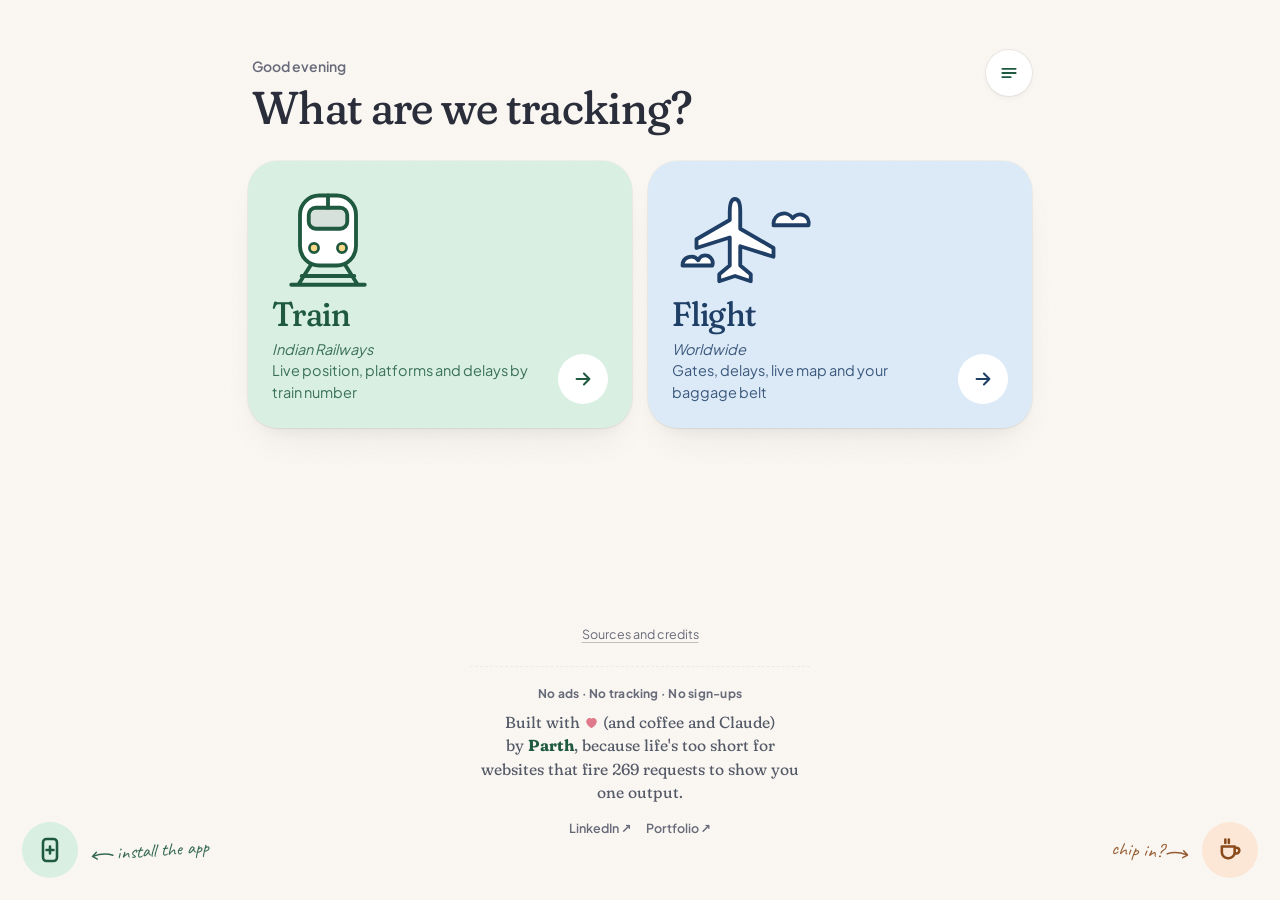
<file: index.html>
<!doctype html>
<html lang="en">
<head>
  <meta charset="utf-8">
  <meta name="viewport" content="width=device-width, initial-scale=1, viewport-fit=cover">

  <!-- 1. Your Worker address. Edit here AND in connect-src below if it changes. -->
  <meta name="api-base" content="https://journey-api.8parthaggarwal1999.workers.dev">
  <meta http-equiv="Content-Security-Policy" content="default-src 'self'; script-src 'self'; style-src 'self' 'unsafe-inline'; img-src 'self' data: blob: https://t.plnspttrs.net; font-src 'self'; connect-src 'self' https://journey-api.8parthaggarwal1999.workers.dev https://tiles.openfreemap.org; worker-src 'self' blob:; child-src blob:; object-src 'none'; base-uri 'none'; form-action 'none'; upgrade-insecure-requests">
  <meta name="referrer" content="no-referrer">

  <title>Track a train or flight</title>
  <meta name="description" content="Live train + flight status. No ads, no cookies, and free.">

<!-- Link preview: LinkedIn, WhatsApp, X, iMessage, Slack -->
<meta property="og:type" content="website">
<meta property="og:site_name" content="Track">
<meta property="og:title" content="Track: is my train late? Probably. Ads? Never.">
<meta property="og:description" content="Live train + flight status. No ads, no cookies, no sign-ups, and no tracking. Built out of pure spite for pop-ups.">
<meta property="og:image" content="https://parth8.github.io/track/Track.png">
<meta property="og:image:type" content="image/jpeg">
<meta property="og:image:width" content="1200">
<meta property="og:image:height" content="630">
<meta property="og:image:alt" content="track. ads: cancelled. Live train and flight tracker, no cookies, no sign-ups, and no tracking.">
<meta name="twitter:card" content="summary_large_image">
<meta name="twitter:title" content="Track: is my train late? Probably. Ads? Never.">
<meta name="twitter:description" content="Live train + flight status. No ads, no cookies, no sign-ups, and no tracking. Built out of pure spite for pop-ups.">
<meta name="twitter:image" content="https://parth8.github.io/track/Track.png">
  <meta name="theme-color" content="#faf7f2">
  <link rel="icon" href="favicon.svg" type="image/svg+xml">

  <!-- Add to home screen: opens full-screen, like an app -->
  <link rel="manifest" href="manifest.webmanifest">
  <link rel="apple-touch-icon" href="icons/apple-touch-icon.png">
  <meta name="apple-mobile-web-app-title" content="Track">
  <meta name="mobile-web-app-capable" content="yes">
  <meta name="apple-mobile-web-app-capable" content="yes">
  <meta name="apple-mobile-web-app-status-bar-style" content="default">
  <link rel="preload" href="fonts/jakarta.woff2" as="font" type="font/woff2" crossorigin>
  <link rel="preload" href="fonts/fraunces.woff2" as="font" type="font/woff2" crossorigin>
  <script src="js/theme.js"></script>
  <link rel="stylesheet" href="styles.css">
  <script type="module" src="js/main.js"></script>
</head>
<body data-mode="home">
  <a class="skip" href="#app">Skip to content</a>

  <main id="app">
    <!-- ============ Home ============ -->
    <section id="view-home" class="view" aria-labelledby="home-title">
      <div class="home-top">
        <header class="home-head">
          <p class="greet" id="greet">Hello</p>
          <h1 class="display" id="home-title" tabindex="-1" data-focus>What are we tracking?</h1>
        </header>
        <button type="button" class="icon-btn menu-btn" aria-label="Settings" aria-haspopup="dialog" aria-controls="menu" aria-expanded="false" data-icon="menu"></button>
      </div>

      <nav class="mode-cards" aria-label="Choose what to track">
        <a class="mode-card train" href="?m=train" data-mode="train">
          <span class="mode-art" id="art-train"></span>
          <span class="mode-foot">
            <span>
              <span class="mode-name display">Train</span>
              <span class="mode-hint"><i>Indian Railways</i><br>Live position, platforms and delays by train number</span>
            </span>
            <span class="mode-go" data-icon="next"></span>
          </span>
        </a>
        <a class="mode-card flight" href="?m=flight" data-mode="flight">
          <span class="mode-art" id="art-flight"></span>
          <span class="mode-foot">
            <span>
              <span class="mode-name display">Flight</span>
              <span class="mode-hint"><i>Worldwide</i><br>Gates, delays, live map and your baggage belt</span>
            </span>
            <span class="mode-go" data-icon="next"></span>
          </span>
        </a>
      </nav>

      <div id="home-journey"></div>

      <footer class="home-foot">
        <button type="button" class="link-quiet" data-open="sources">Sources and credits</button>
        <div id="home-credit"></div>
      </footer>
    </section>

    <!-- ============ Search ============ -->
    <section id="view-search" class="view" hidden aria-labelledby="search-title">
      <div class="topbar">
        <a class="icon-btn" id="search-back" href="./" aria-label="Back" data-icon="back"></a>
        <button type="button" class="icon-btn menu-btn" aria-label="Settings" aria-haspopup="dialog" aria-controls="menu" aria-expanded="false" data-icon="menu"></button>
      </div>
      <form id="search-form" class="search-form" novalidate>
        <h1 class="display" id="search-title" tabindex="-1" data-focus>Which train?</h1>

        <div class="jn-entry-wrap" id="jn-entry-wrap" hidden>
          <a class="jn-entry" id="jn-entry" href="?m=train&v=journeys">
            <span class="jn-entry-icon" data-icon="ticket"></span>
            <span class="jn-entry-text">
              <strong>My trips <span class="jn-entry-count" id="jn-entry-count" hidden></span></strong>
              <small id="jn-entry-sub">Your trains and flights, seats and bookings</small>
            </span>
            <span class="jn-entry-go" data-icon="next"></span>
          </a>
          <button type="button" class="jn-entry-add" id="jn-entry-add"><span data-icon="plus"></span>Add a trip: PNR, train or flight</button>
        </div>

        <div class="by-toggle" id="by-toggle" role="radiogroup" aria-label="Find your train by" data-by="number" hidden>
          <button type="button" role="radio" data-by="number" aria-checked="true"><span data-icon="hash"></span><span id="by-number-label">Train number</span></button>
          <button type="button" role="radio" data-by="route" aria-checked="false"><span data-icon="route"></span>From and to</button>
        </div>

        <div class="by-panel" id="panel-number">
          <label class="field-label" for="q" id="q-label">Train number</label>
          <input class="q-input" id="q" name="q" autocomplete="off" spellcheck="false" enterkeyhint="go"
                 aria-describedby="q-hint q-error">
          <p class="field-hint" id="q-hint"></p>
          <p class="field-error" id="q-error" role="alert" hidden></p>
        </div>

        <!-- Route finder: every train between two stations -->
        <div class="by-panel" id="panel-route" hidden>
          <div class="journey">
            <div class="jf" data-end="from">
              <label class="jf-label" for="st-from">From</label>
              <div class="jf-box">
                <input class="jf-input" id="st-from" type="text" placeholder="Station name or code" autocomplete="off"
                       autocapitalize="words" spellcheck="false" enterkeyhint="next" role="combobox" aria-autocomplete="list"
                       aria-expanded="false" aria-controls="st-from-list" aria-describedby="route-error">
                <span class="jf-code" id="st-from-code" hidden></span>
              </div>
              <ul class="st-list" id="st-from-list" role="listbox" aria-label="Stations to leave from" hidden></ul>
            </div>
            <div class="jf" data-end="to">
              <label class="jf-label" for="st-to">To</label>
              <div class="jf-box">
                <input class="jf-input" id="st-to" type="text" placeholder="Station name or code" autocomplete="off"
                       autocapitalize="words" spellcheck="false" enterkeyhint="done" role="combobox" aria-autocomplete="list"
                       aria-expanded="false" aria-controls="st-to-list" aria-describedby="route-error">
                <span class="jf-code" id="st-to-code" hidden></span>
              </div>
              <ul class="st-list" id="st-to-list" role="listbox" aria-label="Stations to go to" hidden></ul>
            </div>
            <button type="button" class="jf-swap" id="jf-swap" aria-label="Swap From and To" data-icon="swap"></button>
          </div>
          <p class="field-error" id="route-error" role="alert" hidden></p>
          <p class="sr-only" id="st-status" aria-live="polite"></p>
        </div>

        <fieldset class="date-set">
          <legend class="fieldset-legend" id="date-q">When did it leave its first station?</legend>
          <p class="field-hint" id="date-help"></p>
          <div class="flips" id="flip"></div>
          <p class="date-readout" aria-live="polite">
            <span id="date-long"></span>
            <span class="chip accent" id="date-rel"></span>
          </p>
        </fieldset>

        <div class="time-set" id="time-set" hidden>
          <div class="time-head">
            <label class="field-label" for="t-after">Leaving after</label>
            <input class="time-input" id="t-after" type="time" step="300">
          </div>
          <div class="time-chips" id="time-chips" role="group" aria-label="Quick times"></div>
        </div>

        <button class="cta" type="submit"><span id="cta-text">Check live status</span><span data-icon="next"></span></button>
      </form>
    </section>

    <!-- ============ Route results ============ -->
    <section id="view-results" class="view" hidden aria-labelledby="results-title">
      <div class="topbar">
        <a class="icon-btn" id="results-back" href="./" aria-label="Change search" data-icon="back"></a>
        <div class="topbar-title">
          <strong id="results-title" tabindex="-1" data-focus></strong>
          <span id="results-sub"></span>
        </div>
        <button type="button" class="icon-btn" id="results-swap" aria-label="Show the return journey" data-icon="swap"></button>
      </div>
      <div id="results-root" aria-live="polite" aria-busy="true"></div>
    </section>

    <!-- ============ My trips ============ -->
    <section id="view-journeys" class="view" hidden aria-labelledby="journeys-title">
      <div class="topbar">
        <a class="icon-btn" id="journeys-back" href="?m=train" aria-label="Back" data-icon="back"></a>
        <div class="topbar-title"><strong id="journeys-title" tabindex="-1" data-focus>My trips</strong><span>Trains and flights</span></div>
        <button type="button" class="icon-btn" id="journeys-add" aria-label="Add a journey" data-icon="plus"></button>
      </div>
      <div id="journeys-root"></div>
    </section>

    <!-- ============ Status ============ -->
    <section id="view-status" class="view" hidden aria-labelledby="status-title">
      <div class="topbar">
        <a class="icon-btn" id="status-back" href="./" aria-label="Back to search" data-icon="back"></a>
        <div class="topbar-title">
          <strong id="status-title" tabindex="-1" data-focus></strong>
          <span id="status-sub"></span>
        </div>
        <button type="button" class="icon-btn pin-btn" id="status-pin" aria-pressed="false" aria-label="Pin to the top, even after closing the app" data-icon="pin"></button>
        <button type="button" class="icon-btn" id="status-share" aria-label="Share this page" data-icon="share"></button>
        <button type="button" class="icon-btn" id="status-refresh" aria-label="Refresh now" data-icon="refresh"></button>
      </div>
      <div id="status-root" aria-live="polite" aria-busy="true"></div>
    </section>
  </main>

  <button type="button" class="jump" id="jump"><i></i>Jump to train</button>
  <div class="toast" id="toast" role="status" aria-live="polite"></div>

  <!-- ============ Share preview (desktop and older phones) ============ -->
  <dialog class="sheet" id="share-sheet" aria-labelledby="share-title">
    <div class="sheet-inner">
      <span class="sheet-grab" aria-hidden="true"></span>
      <div class="sheet-head">
        <h2 class="display" id="share-title">Share</h2>
        <button type="button" class="icon-btn" id="share-close" aria-label="Close" data-icon="close"></button>
      </div>
      <img class="share-img" id="share-img" alt="">
      <div class="share-actions">
        <button type="button" class="cta" id="share-copy-img">Copy picture</button>
        <button type="button" class="cta secondary" id="share-download">Save picture</button>
        <button type="button" class="cta secondary" id="share-copy-link">Copy link</button>
      </div>
    </div>
  </dialog>

  <!-- ============ Settings menu (top right) ============ -->
  <dialog class="menu" id="menu" aria-labelledby="menu-title">
    <div class="menu-inner">
      <div class="menu-head">
        <h2 class="display" id="menu-title">Settings</h2>
        <button type="button" class="icon-btn" id="menu-close" aria-label="Close" data-icon="close"></button>
      </div>
      <p class="sheet-label" id="appearance-label">Appearance</p>
      <div class="segmented" id="theme-seg" role="radiogroup" aria-labelledby="appearance-label">
        <button type="button" role="radio" data-theme="light">Light</button>
        <button type="button" role="radio" data-theme="dark">Dark</button>
        <button type="button" role="radio" data-theme="auto">Device</button>
      </div>
      <p class="sheet-label" id="clock-label">Clock</p>
      <div class="segmented two" id="clock-seg" role="radiogroup" aria-labelledby="clock-label">
        <button type="button" role="radio" data-clock="12" aria-label="12-hour, like 4:30 PM"><span>4:30</span><small>PM</small></button>
        <button type="button" role="radio" data-clock="24" aria-label="24-hour, like 16:30"><span>16:30</span></button>
      </div>
      <div class="menu-links">
        <button type="button" class="menu-link" data-open="sources"><span data-icon="info"></span>Sources and credits<span class="menu-go" data-icon="next"></span></button>
      </div>
      <p class="menu-note">Saved on this device only.</p>
    </div>
  </dialog>

  <!-- ============ Sources and credits ============ -->
  <dialog class="sheet" id="sources" aria-labelledby="sources-title">
    <div class="sheet-inner">
      <span class="sheet-grab" aria-hidden="true"></span>
      <div class="sheet-head">
        <h2 class="display" id="sources-title">Sources and credits</h2>
        <button type="button" class="icon-btn" id="sources-close" aria-label="Close" data-icon="close"></button>
      </div>
      <p class="sheet-label">Where the data comes from</p>
      <div class="src-row"><span>Train running status</span><span>Crowd-sourced and public railway data</span></div>
      <div class="src-row"><span>Seat availability and fares</span><span>IRCTC, via public railway data</span></div>
      <div class="src-row"><span>PNR booking status</span><span>RailYatri's public PNR status</span></div>
      <div class="src-row"><span>Coach order</span><span>erail.in, ConfirmTkt and etrain.info, cross-checked</span></div>
      <div class="src-row"><span>Times and platforms at stations</span><span>RailYatri's and ConfirmTkt's timetables, cross-checked</span></div>
      <div class="src-row"><span>Flights: airline estimates, gate and runway times, the plane flying in, recent days (read on demand)</span><span>FlightAware</span></div>
      <div class="src-row"><span>Where the plane is, its registration and type</span><span>adsb.lol, adsb.fi</span></div>
      <div class="src-row"><span>A plane's exact model and owner</span><span>hexdb.io</span></div>
      <div class="src-row"><span>Photos of the actual plane, credited to their photographers</span><span>Planespotters.net</span></div>
      <div class="src-row"><span>Airport weather: what the airport reports now, and its forecast for your take-off and landing</span><span>NOAA Aviation Weather Center</span></div>
      <div class="src-row"><span>Gates and baggage belts, where the airport publishes them</span><span>Hyderabad airport</span></div>
      <div class="src-row"><span>Gates and belts elsewhere, when nothing free has them (at most twice per flight)</span><span>AeroDataBox</span></div>
      <div class="src-row"><span>Flight schedules and gates</span><span>AeroDataBox</span></div>
      <div class="src-row"><span>Airport names and codes</span><span>OurAirports, public domain</span></div>
      <div class="src-row"><span>Live aircraft positions</span><span>adsb.lol, adsb.fi</span></div>
      <div class="src-row"><span>Maps</span><span>OpenFreeMap, OpenMapTiles, OpenStreetMap</span></div>
      <div class="src-row"><span>Weather</span><span>Open-Meteo, CC BY 4.0</span></div>
      <p>Flight data by <a href="https://www.flightaware.com" rel="noopener noreferrer" target="_blank">FlightAware</a> and <a href="https://aerodatabox.com" rel="noopener noreferrer" target="_blank">AeroDataBox</a>. Aircraft positions from <a href="https://adsb.lol" rel="noopener noreferrer" target="_blank">adsb.lol</a> (ODbL) and <a href="https://adsb.fi" rel="noopener noreferrer" target="_blank">adsb.fi</a>. Map data © <a href="https://www.openstreetmap.org/copyright" rel="noopener noreferrer" target="_blank">OpenStreetMap</a> contributors. Weather by <a href="https://open-meteo.com" rel="noopener noreferrer" target="_blank">Open-Meteo</a>.</p>
      <p class="sheet-label">How fresh is it?</p>
      <p>Live data costs us a little every time we check, so Track checks at a calm pace and speeds up when it matters: as a train nears your stop, and in the hours before a flight leaves. A plane in the air is followed live for free. Keeping it gentle is how Track stays free, with no ads, for everyone.</p>
      <p>Not affiliated with Indian Railways, any airline, or the providers above. Times can be wrong, so confirm at the station or with your airline.</p>
      <p>The only things this site keeps on your device are your appearance and clock choices, a journey you pin, and trips you save in My trips. A PNR leaves your device only when you ask for its booking status: it goes through Track's server to look the booking up, and isn't logged or stored there. Public PNR status shows seats, not names. No accounts, no cookies, no history.</p>
      <p>Track is free and has no ads. If you'd like to help with running costs, you can <a href="https://buymeacoffee.com/parth8" rel="noopener noreferrer" target="_blank">chip in for a chai</a>.</p>
    </div>
  </dialog>
</body>
</html>
</file>
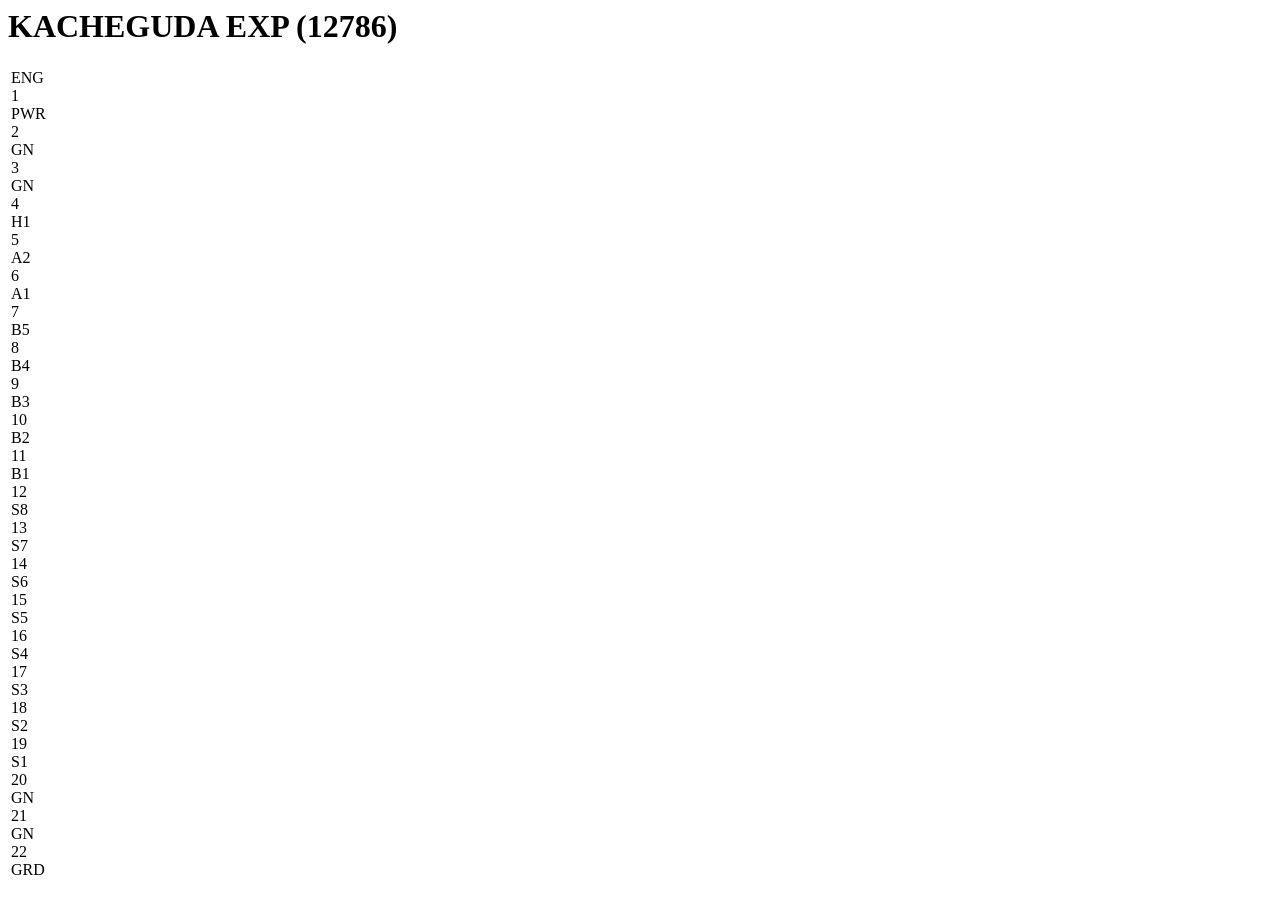
<file: tests/fixtures/etrain-12786.html>
<html><body><h1>KACHEGUDA EXP (12786)</h1><table><tr class="even dborder"><td colspan="4"><div class="fs9 pdud2"><div class="inlineblock"><span></span><div etitle="Engine" class="rake rake-eng" rake=""></div><span>ENG</span></div><div class="inlineblock"><span>1</span><div etitle="Brake, Luggage cum Generator" class="rake rake-pwr" rake=""></div><span>PWR</span></div><div class="inlineblock"><span>2</span><div etitle="General" class="rake rake-gen" rake=""></div><span>GN</span></div><div class="inlineblock"><span>3</span><div etitle="General" class="rake rake-gen" rake=""></div><span>GN</span></div><div class="inlineblock"><span>4</span><div etitle="AC First Class<br><small>*Click to see Layout</small>" class="rake rake-ac" rake="1A_LHB"></div><span>H1</span></div><div class="inlineblock"><span>5</span><div etitle="AC 2 Tier<br><small>*Click to see Layout</small>" class="rake rake-ac" rake="2A_LHB"></div><span>A2</span></div><div class="inlineblock"><span>6</span><div etitle="AC 2 Tier<br><small>*Click to see Layout</small>" class="rake rake-ac" rake="2A_LHB"></div><span>A1</span></div><div class="inlineblock"><span>7</span><div etitle="AC 3 Tier<br><small>*Click to see Layout</small>" class="rake rake-ac" rake="3A_LHB"></div><span>B5</span></div><div class="inlineblock"><span>8</span><div etitle="AC 3 Tier<br><small>*Click to see Layout</small>" class="rake rake-ac" rake="3A_LHB"></div><span>B4</span></div><div class="inlineblock"><span>9</span><div etitle="AC 3 Tier<br><small>*Click to see Layout</small>" class="rake rake-ac" rake="3A_LHB"></div><span>B3</span></div><div class="inlineblock"><span>10</span><div etitle="AC 3 Tier<br><small>*Click to see Layout</small>" class="rake rake-ac" rake="3A_LHB"></div><span>B2</span></div><div class="inlineblock"><span>11</span><div etitle="AC 3 Tier<br><small>*Click to see Layout</small>" class="rake rake-ac" rake="3A_LHB"></div><span>B1</span></div><div class="inlineblock"><span>12</span><div etitle="Sleeper<br><small>*Click to see Layout</small>" class="rake rake-sl" rake="SL_LHB"></div><span>S8</span></div><div class="inlineblock"><span>13</span><div etitle="Sleeper<br><small>*Click to see Layout</small>" class="rake rake-sl" rake="SL_LHB"></div><span>S7</span></div><div class="inlineblock"><span>14</span><div etitle="Sleeper<br><small>*Click to see Layout</small>" class="rake rake-sl" rake="SL_LHB"></div><span>S6</span></div><div class="inlineblock"><span>15</span><div etitle="Sleeper<br><small>*Click to see Layout</small>" class="rake rake-sl" rake="SL_LHB"></div><span>S5</span></div><div class="inlineblock"><span>16</span><div etitle="Sleeper<br><small>*Click to see Layout</small>" class="rake rake-sl" rake="SL_LHB"></div><span>S4</span></div><div class="inlineblock"><span>17</span><div etitle="Sleeper<br><small>*Click to see Layout</small>" class="rake rake-sl" rake="SL_LHB"></div><span>S3</span></div><div class="inlineblock"><span>18</span><div etitle="Sleeper<br><small>*Click to see Layout</small>" class="rake rake-sl" rake="SL_LHB"></div><span>S2</span></div><div class="inlineblock"><span>19</span><div etitle="Sleeper<br><small>*Click to see Layout</small>" class="rake rake-sl" rake="SL_LHB"></div><span>S1</span></div><div class="inlineblock"><span>20</span><div etitle="General" class="rake rake-gen" rake=""></div><span>GN</span></div><div class="inlineblock"><span>21</span><div etitle="General" class="rake rake-gen" rake=""></div><span>GN</span></div><div class="inlineblock"><span>22</span><div etitle="General + Luggage + Brake" class="rake rake-grd" rake=""></div><span>GRD</span></div></div></td></tr></table></body></html>
</file>
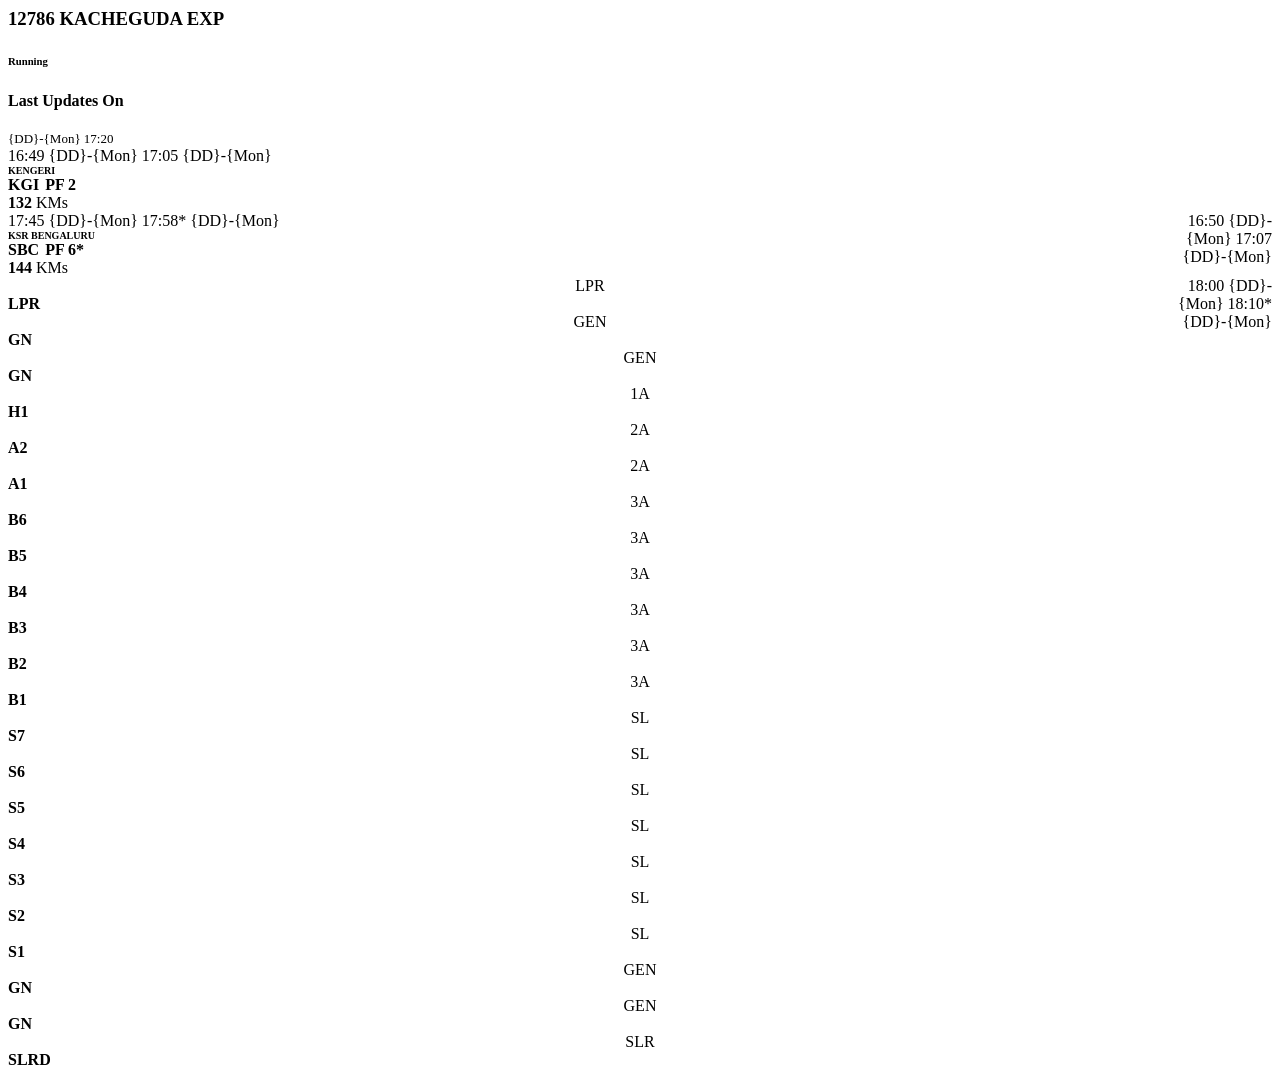
<file: tests/fixtures/ntes-sample-12786.html>
<html><body><h3>12786 KACHEGUDA EXP</h3>
<div class="tab-pane" id="train{DD}-{mon}-{YYYY}"><h6 class ="text-success"><b>Running</b></h6><h4>Last Updates On</h4><font size="2pt">{DD}-{Mon} 17:20</font>
<div class=" w3-card-2 stopRow"><div>16:49 {DD}-{Mon} 17:05 {DD}-{Mon}</div><div class="w3-bar-block"><font size="1"><b>KENGERI</b></font><br><b>KGI <span class="w3-round w3-orange" style="padding:2px">PF 2</span></b><br><b>132</b> KMs</div><div style="float:right;text-align:right;width:100px">16:50 {DD}-{Mon} 17:07 {DD}-{Mon}</div><!-- Modal --></div>
<div class=" w3-card-2 stopRow"><div>17:45 {DD}-{Mon} 17:58* {DD}-{Mon}</div><div class="w3-bar-block"><font size="1"><b>KSR BENGALURU</b></font><br><b>SBC <span class="w3-round w3-orange" style="padding:2px">PF 6*</span></b><br><b>144</b> KMs</div><div style="float:right;text-align:right;width:100px">18:00 {DD}-{Mon} 18:10* {DD}-{Mon}</div><div style="text-align: center;">LPR</div><div class="cp"><b>LPR</b></div><div style="text-align: center;">GEN</div><div class="cp"><b>GN</b></div><div style="text-align: center;">GEN</div><div class="cp"><b>GN</b></div><div style="text-align: center;">1A</div><div class="cp"><b>H1</b></div><div style="text-align: center;">2A</div><div class="cp"><b>A2</b></div><div style="text-align: center;">2A</div><div class="cp"><b>A1</b></div><div style="text-align: center;">3A</div><div class="cp"><b>B6</b></div><div style="text-align: center;">3A</div><div class="cp"><b>B5</b></div><div style="text-align: center;">3A</div><div class="cp"><b>B4</b></div><div style="text-align: center;">3A</div><div class="cp"><b>B3</b></div><div style="text-align: center;">3A</div><div class="cp"><b>B2</b></div><div style="text-align: center;">3A</div><div class="cp"><b>B1</b></div><div style="text-align: center;">SL</div><div class="cp"><b>S7</b></div><div style="text-align: center;">SL</div><div class="cp"><b>S6</b></div><div style="text-align: center;">SL</div><div class="cp"><b>S5</b></div><div style="text-align: center;">SL</div><div class="cp"><b>S4</b></div><div style="text-align: center;">SL</div><div class="cp"><b>S3</b></div><div style="text-align: center;">SL</div><div class="cp"><b>S2</b></div><div style="text-align: center;">SL</div><div class="cp"><b>S1</b></div><div style="text-align: center;">GEN</div><div class="cp"><b>GN</b></div><div style="text-align: center;">GEN</div><div class="cp"><b>GN</b></div><div style="text-align: center;">SLR</div><div class="cp"><b>SLRD</b></div><!-- Modal --></div>
</div><div class="tab-pane" id="other"></div></body></html>
</file>
<file: styles.css>
/* ============================================================
   Fonts (self-hosted, variable)
   ============================================================ */
@font-face {
  font-family: "Fraunces";
  src: url("fonts/fraunces.woff2") format("woff2");
  font-weight: 100 900;
  font-display: swap;
}
@font-face {
  font-family: "Plus Jakarta Sans";
  src: url("fonts/jakarta.woff2") format("woff2");
  font-weight: 200 800;
  font-display: swap;
}
/* Handwriting for the pencil note. Latin subset, loaded only where the note shows. */
@font-face {
  font-family: "Caveat";
  src: url("fonts/caveat.woff2") format("woff2");
  font-display: swap;
}

/* ============================================================
   Tokens
   ============================================================ */
:root {
  color-scheme: light dark;

  --paper: #faf7f2;
  --card: #ffffff;
  --ink: #2a2d3a;
  --ink-soft: #555a68;
  --muted: #676a79; /* 4.5:1 or better on every light background, the blue flight one included */
  --hair: #eceae4;

  --mint-tint: #d8efe2;
  --mint-bg: #edf7f1;
  --mint: #3e8a66;
  --mint-deep: #1f5a40;
  --mint-line: #86c9a6;

  --blue-tint: #dceaf8;
  --blue-bg: #edf3fb;
  --blue: #3f6fa8;
  --blue-deep: #1f3f66;
  --blue-line: #9dbbe0;

  --apricot-tint: #fce7d6;
  --apricot-ink: #8a4a1c;
  --late: #a5561f;
  --rose-tint: #f8dfe3;
  --rose-ink: #8c2f42;
  --lav-tint: #ece8f7;
  --lav-ink: #4a3f7a;
  --early: #2f7a55;

  --shadow: 0 1px 2px rgba(42, 45, 58, 0.04), 0 8px 24px rgba(42, 45, 58, 0.06);
  --radius-xl: 30px;
  --radius-lg: 24px;
  --radius-md: 18px;
  --radius-sm: 12px;

  --font-display: "Fraunces", "Iowan Old Style", Georgia, serif;
  --font-body: "Plus Jakarta Sans", ui-sans-serif, system-ui, -apple-system, "Segoe UI", sans-serif;

  --spring: linear(0, 0.009, 0.035 2.1%, 0.141, 0.281 6.7%, 0.723 12.9%, 0.938 16.7%, 1.017, 1.077, 1.121,
      1.149 24.3%, 1.159, 1.163, 1.161, 1.154 29.9%, 1.129 32.8%, 1.051 39.6%, 1.017 43.1%, 0.991,
      0.977 51%, 0.974 53.8%, 0.975 57.1%, 0.997 69.8%, 1.003 76.9%, 1.004 83.8%, 1);
  --ease-out: cubic-bezier(0.22, 1, 0.36, 1);

  /* world defaults (overridden per mode) */
  --world: var(--paper);
  --tint: var(--mint-tint);
  --accent: var(--mint);
  --deep: var(--mint-deep);
  --line: var(--mint-line);
}

:root[data-theme="dark"] {
  color-scheme: dark;
    --paper: #16181d;
    --card: #1f222a;
    --ink: #ece9e3;
    --ink-soft: #c3c1bb;
    --muted: #a09fa6;
    --hair: #2b2e37;
    --mint-tint: #1f3a2e;
    --mint-bg: #141d19;
    --mint: #7ccaa2;
    --mint-deep: #b8e6cc;
    --mint-line: #3f8a66;
    --blue-tint: #1d2d44;
    --blue-bg: #131a24;
    --blue: #8db6e6;
    --blue-deep: #c8dcf5;
    --blue-line: #3f6fa8;
    --apricot-tint: #3d2a1c;
    --apricot-ink: #f3c39c;
    --late: #f0a870;
    --rose-tint: #3d2229;
    --rose-ink: #f2b3c0;
    --lav-tint: #2a2640;
    --lav-ink: #cdc5f2;
    --early: #7ccaa2;
    --shadow: 0 1px 2px rgba(0, 0, 0, 0.3), 0 8px 24px rgba(0, 0, 0, 0.25);
}
@media (prefers-color-scheme: dark) {
  :root[data-theme="auto"] {
    color-scheme: dark;
      --paper: #16181d;
      --card: #1f222a;
      --ink: #ece9e3;
      --ink-soft: #c3c1bb;
      --muted: #a09fa6;
      --hair: #2b2e37;
      --mint-tint: #1f3a2e;
      --mint-bg: #141d19;
      --mint: #7ccaa2;
      --mint-deep: #b8e6cc;
      --mint-line: #3f8a66;
      --blue-tint: #1d2d44;
      --blue-bg: #131a24;
      --blue: #8db6e6;
      --blue-deep: #c8dcf5;
      --blue-line: #3f6fa8;
      --apricot-tint: #3d2a1c;
      --apricot-ink: #f3c39c;
      --late: #f0a870;
      --rose-tint: #3d2229;
      --rose-ink: #f2b3c0;
      --lav-tint: #2a2640;
      --lav-ink: #cdc5f2;
      --early: #7ccaa2;
      --shadow: 0 1px 2px rgba(0, 0, 0, 0.3), 0 8px 24px rgba(0, 0, 0, 0.25);
  }
}
:root[data-theme="light"] {
  color-scheme: light;
}

body[data-mode="train"] {
  --world: var(--mint-bg);
  --tint: var(--mint-tint);
  --accent: var(--mint);
  --deep: var(--mint-deep);
  --line: var(--mint-line);
}
body[data-mode="flight"] {
  --world: var(--blue-bg);
  --tint: var(--blue-tint);
  --accent: var(--blue);
  --deep: var(--blue-deep);
  --line: var(--blue-line);
}

/* ============================================================
   Base
   ============================================================ */
*,
*::before,
*::after {
  box-sizing: border-box;
}
html {
  -webkit-text-size-adjust: 100%;
  scroll-padding-top: calc(env(safe-area-inset-top, 0px) + 16px);
}
body {
  margin: 0;
  min-height: 100dvh;
  background: var(--world);
  color: var(--ink);
  font-family: var(--font-body);
  font-size: 17px;
  line-height: 1.5;
  -webkit-font-smoothing: antialiased;
  transition: background-color 0.5s var(--ease-out);
  padding: env(safe-area-inset-top, 0px) env(safe-area-inset-right, 0px) env(safe-area-inset-bottom, 0px)
    env(safe-area-inset-left, 0px);
}
/* paper grain, barely there */
body::before {
  content: "";
  position: fixed;
  inset: 0;
  pointer-events: none;
  z-index: 0;
  opacity: 0.35;
  background-image: url("data:image/svg+xml;utf8,<svg xmlns='http://www.w3.org/2000/svg' width='160' height='160'><filter id='n'><feTurbulence type='fractalNoise' baseFrequency='.9' numOctaves='2' stitchTiles='stitch'/><feColorMatrix values='0 0 0 0 0.5 0 0 0 0 0.5 0 0 0 0 0.5 0 0 0 .05 0'/></filter><rect width='100%' height='100%' filter='url(%23n)'/></svg>");
}
main {
  position: relative;
  z-index: 1;
}
h1,
h2,
h3,
p {
  margin: 0;
}
button,
input {
  font: inherit;
  color: inherit;
}
a {
  color: inherit;
}
.tn {
  font-variant-numeric: tabular-nums;
}
.display {
  font-family: var(--font-display);
  font-variation-settings: "SOFT" 100, "WONK" 0, "opsz" 72;
  font-weight: 450;
  letter-spacing: -0.01em;
  line-height: 1.08;
}
/* A displayed time: AM/PM set small, "+1" for a later day (see timeNode in util.js). */
.tm {
  white-space: nowrap;
}
.tm .ampm {
  font-family: var(--font-body);
  font-size: max(10.5px, 0.42em);
  font-weight: 700;
  letter-spacing: 0.02em;
  font-variation-settings: normal;
  color: inherit;
}
.tm .plus,
sup.plus {
  font-family: var(--font-body);
  font-size: max(10.5px, 0.36em);
  font-weight: 800;
  font-variation-settings: normal;
  color: var(--deep);
  margin-left: 2px;
  vertical-align: super;
  line-height: 0;
}
.sr-only {
  position: absolute;
  width: 1px;
  height: 1px;
  overflow: hidden;
  clip: rect(0 0 0 0);
  white-space: nowrap;
}
:focus-visible {
  outline: 3px solid var(--accent);
  outline-offset: 3px;
  border-radius: 10px;
}
.skip {
  position: absolute;
  left: 12px;
  top: -60px;
  background: var(--card);
  padding: 10px 14px;
  border-radius: 12px;
  z-index: 50;
}
.skip:focus {
  top: 12px;
}

.view {
  max-width: 460px;
  margin: 0 auto;
  padding: 20px 18px 48px;
  min-height: 100dvh;
  display: flex;
  flex-direction: column;
  gap: 16px;
}
.view[hidden] {
  display: none;
}

/* ============================================================
   Shared components
   ============================================================ */
.card {
  background: var(--card);
  border-radius: var(--radius-lg);
  box-shadow: var(--shadow);
  padding: 20px;
}
.topbar {
  display: flex;
  align-items: center;
  gap: 10px;
  min-height: 48px;
}
.topbar-title {
  flex: 1;
  min-width: 0;
  text-align: center;
}
.topbar-title strong {
  display: block;
  font-size: 16px;
  font-weight: 800;
  color: var(--deep);
}
.topbar-title span {
  display: block;
  font-size: 12.5px;
  color: var(--muted);
  white-space: nowrap;
  overflow: hidden;
  text-overflow: ellipsis;
}
.icon-btn {
  flex: none;
  width: 46px;
  height: 46px;
  border-radius: 50%;
  border: 0;
  background: var(--card);
  box-shadow: var(--shadow);
  display: grid;
  place-items: center;
  cursor: pointer;
  color: var(--deep);
  text-decoration: none;
  transition: transform 0.35s var(--spring);
}
.icon-btn:active {
  transform: scale(0.92);
}
.icon-btn svg {
  width: 20px;
  height: 20px;
}
.icon-btn.spinning svg {
  animation: spin 0.9s linear infinite;
}
.spacer {
  width: 46px;
  flex: none;
}

.chip {
  display: inline-flex;
  align-items: center;
  gap: 5px;
  font-size: 12.5px;
  font-weight: 700;
  padding: 4px 11px;
  border-radius: 999px;
  white-space: nowrap;
  line-height: 1.4;
}
.chip.ok,
.chip.early {
  background: var(--mint-tint);
  color: var(--mint-deep);
}
.chip.late {
  background: var(--apricot-tint);
  color: var(--apricot-ink);
}
.chip.bad {
  background: var(--rose-tint);
  color: var(--rose-ink);
}
.chip.info {
  background: var(--lav-tint);
  color: var(--lav-ink);
}
.chip.accent {
  background: var(--deep);
  color: var(--card);
}
.chip.quiet {
  background: var(--hair);
  color: var(--muted);
  font-weight: 600;
}

.cta {
  min-height: 60px;
  border: 0;
  border-radius: 20px;
  background: var(--deep);
  color: var(--world);
  font-size: 17px;
  font-weight: 700;
  display: flex;
  align-items: center;
  justify-content: center;
  gap: 10px;
  cursor: pointer;
  text-decoration: none;
  transition: transform 0.4s var(--spring), filter 0.2s;
}
.cta:active {
  transform: scale(0.97);
}
.cta svg {
  width: 20px;
  height: 20px;
}
.cta.secondary {
  background: var(--card);
  color: var(--deep);
  box-shadow: var(--shadow);
}
.link-quiet {
  background: none;
  border: 0;
  min-height: 44px;
  padding: 0 10px;
  font-size: 12.5px;
  color: var(--muted);
  text-decoration: underline;
  text-decoration-color: color-mix(in srgb, var(--muted) 40%, transparent);
  text-underline-offset: 3px;
  cursor: pointer;
}

.banner {
  border-radius: var(--radius-md);
  padding: 12px 16px;
  font-size: 14px;
  display: flex;
  gap: 10px;
  align-items: flex-start;
}
.banner.info {
  background: var(--lav-tint);
  color: var(--lav-ink);
}
.banner svg {
  width: 18px;
  height: 18px;
  flex: none;
  margin-top: 2px;
}

/* ============================================================
   Home
   ============================================================ */
.home-head {
  padding: 36px 4px 12px;
}
.greet {
  font-size: 14px;
  font-weight: 600;
  color: var(--muted);
}
.home-head h1 {
  font-size: clamp(36px, 10vw, 46px);
  margin-top: 6px;
}
.mode-cards {
  display: grid;
  gap: 16px;
}
@media (min-width: 720px) {
  #view-home {
    max-width: 820px;
  }
  .mode-cards {
    grid-template-columns: 1fr 1fr;
  }
}
.mode-card {
  position: relative;
  display: flex;
  flex-direction: column;
  justify-content: space-between;
  min-height: 264px;
  padding: 24px;
  border-radius: var(--radius-xl);
  text-decoration: none;
  overflow: hidden;
  transition: transform 0.45s var(--spring), box-shadow 0.3s;
  box-shadow: var(--shadow);
}
.mode-card:active {
  transform: scale(0.97);
}
.mode-card.train {
  background: var(--mint-tint);
  color: var(--mint-deep);
}
.mode-card.flight {
  background: var(--blue-tint);
  color: var(--blue-deep);
}
.mode-art {
  height: 112px;
}
.mode-art svg {
  height: 100%;
  width: auto;
  overflow: visible;
}
.mode-foot {
  display: flex;
  align-items: flex-end;
  justify-content: space-between;
  gap: 12px;
}
.mode-name {
  display: block;
  font-size: 34px;
  line-height: 1;
}
.mode-hint {
  display: block;
  margin-top: 8px;
  font-size: 14.5px;
  opacity: 0.85;
  max-width: 26ch;
}
.mode-go {
  flex: none;
  width: 50px;
  height: 50px;
  border-radius: 50%;
  background: var(--card);
  display: grid;
  place-items: center;
}
.mode-go svg {
  width: 22px;
  height: 22px;
}
.home-foot {
  margin-top: auto;
  text-align: center;
}

/* idle illustration motion */
.art-cloud {
  animation: drift 9s ease-in-out infinite alternate;
}
.art-cloud.two {
  animation-duration: 12s;
  animation-delay: -4s;
}
.art-plane {
  animation: bob 5s ease-in-out infinite;
  transform-origin: center;
  transform-box: fill-box;
}
.art-light {
  animation: glow 3.2s ease-in-out infinite;
}
.art-light.r {
  animation-delay: 0.4s;
}

/* ============================================================
   Search
   ============================================================ */
.search-form {
  display: flex;
  flex-direction: column;
  gap: 14px;
  flex: 1;
}
.search-form h1 {
  font-size: 36px;
  color: var(--deep);
  margin: 10px 0 6px;
}
.field-label,
.fieldset-legend {
  font-size: 14px;
  font-weight: 700;
  color: var(--deep);
  padding: 0;
}
.q-input {
  width: 100%;
  height: 76px;
  border-radius: 22px;
  border: 2px solid color-mix(in srgb, var(--accent) 45%, transparent);
  background: var(--card);
  padding: 0 22px;
  font-size: 34px;
  font-weight: 700;
  letter-spacing: 0.14em;
  color: var(--deep);
  font-variant-numeric: tabular-nums;
  outline: none;
  transition: border-color 0.2s, box-shadow 0.2s;
}
.q-input::placeholder {
  color: color-mix(in srgb, var(--muted) 50%, transparent);
  letter-spacing: 0.08em;
}
.q-input:focus {
  border-color: var(--accent);
  box-shadow: 0 0 0 5px color-mix(in srgb, var(--accent) 18%, transparent);
}
.q-input[aria-invalid="true"] {
  border-color: var(--late);
}
.field-hint {
  font-size: 13.5px;
  color: var(--muted);
}
.field-error {
  font-size: 14px;
  font-weight: 600;
  color: var(--late);
}
.date-set {
  border: 0;
  margin: 8px 0 0;
  padding: 0;
  display: flex;
  flex-direction: column;
  gap: 4px;
}
.date-readout {
  display: flex;
  justify-content: center;
  align-items: center;
  flex-wrap: wrap;
  gap: 8px;
  margin-top: 10px;
  font-size: 15px;
  font-weight: 700;
}
.search-form .cta {
  margin-top: auto;
}

/* ---------- flip date picker ---------- */
.flips {
  display: grid;
  grid-template-columns: 84px 112px minmax(0, 1fr);
  gap: 10px;
  margin-top: 8px;
}
.flip-col {
  display: flex;
  flex-direction: column;
  align-items: center;
  gap: 4px;
}
.nudge {
  width: 100%;
  min-height: 44px;
  border: 0;
  border-radius: 14px;
  background: transparent;
  color: var(--accent);
  cursor: pointer;
  display: grid;
  place-items: center;
}
.nudge:hover:not(:disabled) {
  background: var(--card);
}
.nudge:disabled {
  opacity: 0.25;
  cursor: default;
}
.nudge svg {
  width: 22px;
  height: 22px;
}
.flip {
  position: relative;
  width: 100%;
  height: 96px;
  border-radius: 18px;
  perspective: 420px;
  cursor: ns-resize;
  touch-action: none;
  user-select: none;
  box-shadow: 0 1px 0 color-mix(in srgb, var(--line) 40%, transparent), 0 10px 22px rgba(42, 45, 58, 0.08);
}
.flip-half,
.flip-flap {
  position: absolute;
  left: 0;
  right: 0;
  height: 50%;
  overflow: hidden;
  backface-visibility: hidden;
}
.flip-half.top,
.flip-flap.top {
  top: 0;
  border-radius: 18px 18px 0 0;
  background: var(--card);
}
.flip-half.bottom,
.flip-flap.bottom {
  bottom: 0;
  border-radius: 0 0 18px 18px;
  background: color-mix(in srgb, var(--card) 92%, var(--tint));
}
.flip-half span,
.flip-flap span {
  position: absolute;
  left: 0;
  right: 0;
  height: 200%;
  display: grid;
  place-items: center;
  font-family: var(--font-display);
  font-variation-settings: "SOFT" 100, "opsz" 72;
  font-size: 44px;
  font-weight: 400;
  color: var(--deep);
  font-variant-numeric: tabular-nums;
}
.flip-half.top span,
.flip-flap.top span {
  top: 0;
}
.flip-half.bottom span,
.flip-flap.bottom span {
  bottom: 0;
}
.flip::after {
  content: "";
  position: absolute;
  left: 0;
  right: 0;
  top: 50%;
  height: 1.5px;
  background: color-mix(in srgb, var(--line) 35%, var(--hair));
  z-index: 3;
}
.flip-pin {
  position: absolute;
  top: 50%;
  width: 5px;
  height: 12px;
  margin-top: -6px;
  border-radius: 3px;
  background: color-mix(in srgb, var(--line) 35%, var(--hair));
  z-index: 4;
}
.flip-pin.l {
  left: -2px;
}
.flip-pin.r {
  right: -2px;
}
.flip-flap {
  display: none;
  z-index: 2;
}
.flip.flipping .flip-flap {
  display: block;
}
.flip.flipping .flip-flap.top {
  transform-origin: 50% 100%;
  animation: flapTop 0.2s ease-in forwards;
}
.flip.flipping .flip-flap.bottom {
  transform-origin: 50% 0%;
  transform: rotateX(90deg);
  animation: flapBottom 0.26s var(--ease-out) 0.18s forwards;
}
.flip.bump {
  animation: bump 0.35s var(--ease-out);
}
.flip-label {
  font-size: 12.5px;
  font-weight: 700;
  color: var(--accent);
}

/* ============================================================
   Status: shared
   ============================================================ */
.hero-card {
  padding: 20px 20px 18px;
}
.hero-row {
  display: flex;
  justify-content: space-between;
  align-items: center;
  gap: 10px;
}
.eyebrow-pin {
  display: inline-flex;
  align-items: center;
  gap: 6px;
  font-size: 13.5px;
  font-weight: 700;
  color: var(--accent);
}
.eyebrow-pin svg {
  width: 16px;
  height: 16px;
}
.pill-btn {
  border: 0;
  background: var(--world);
  color: var(--deep);
  font-size: 12.5px;
  font-weight: 700;
  padding: 0 14px;
  min-height: 36px;
  border-radius: 999px;
  cursor: pointer;
}
.hero-place {
  font-size: 28px;
  margin-top: 10px;
}
.hero-time-row {
  display: flex;
  justify-content: space-between;
  align-items: flex-end;
  gap: 12px;
  margin-top: 2px;
}
.hero-time {
  font-family: var(--font-display);
  font-variation-settings: "SOFT" 100, "opsz" 144;
  font-weight: 380;
  font-size: 62px;
  line-height: 1;
  letter-spacing: -0.02em;
  color: var(--deep);
  font-variant-numeric: tabular-nums;
}
.hero-when {
  text-align: right;
  padding-bottom: 6px;
}
.hero-when span {
  display: block;
  font-size: 13.5px;
  color: var(--muted);
}
.hero-when strong {
  display: block;
  font-size: 17px;
  font-weight: 800;
}
.hero-chips {
  display: flex;
  gap: 8px;
  flex-wrap: wrap;
  margin-top: 14px;
}

.ribbon {
  position: relative;
  margin-top: 22px;
  height: 16px;
}
.ribbon-track,
.ribbon-fill {
  position: absolute;
  left: 0;
  top: 50%;
  height: 3px;
  margin-top: -1.5px;
  border-radius: 2px;
}
.ribbon-track {
  right: 0;
  background: var(--hair);
}
.ribbon-fill {
  background: var(--line);
  transform-origin: left;
  animation: grow 1.1s var(--ease-out) both;
}
.ribbon-dots {
  position: absolute;
  inset: 0;
  display: flex;
  justify-content: space-between;
  align-items: center;
}
.ribbon-dots i {
  width: 7px;
  height: 7px;
  border-radius: 50%;
  background: var(--card);
  border: 2px solid var(--hair);
  position: relative;
}
.ribbon-dots i.p {
  background: var(--line);
  border-color: var(--line);
}
.ribbon-dots i.c {
  width: 14px;
  height: 14px;
  background: var(--accent);
  border-color: var(--accent);
  box-shadow: 0 0 0 4px var(--tint);
}
.ribbon-dots i.m {
  width: 12px;
  height: 12px;
  background: var(--deep);
  border-color: var(--deep);
}
.ribbon-legend {
  display: flex;
  justify-content: space-between;
  margin-top: 8px;
  font-size: 12.5px;
  color: var(--muted);
}
.ribbon-legend strong {
  color: var(--ink);
  font-weight: 700;
}

.now-card {
  background: var(--deep);
  color: var(--world);
  border-radius: var(--radius-md);
  padding: 16px 18px;
}
.now-card .now-lead {
  font-size: 13px;
  font-weight: 700;
  opacity: 0.75;
}
.now-card .now-text {
  font-size: 16.5px;
  line-height: 1.45;
  margin-top: 4px;
}
.now-card .now-text b {
  font-weight: 700;
}
.now-fresh {
  display: flex;
  align-items: center;
  gap: 8px;
  margin-top: 12px;
  font-size: 12.5px;
  opacity: 0.8;
}
.now-fresh i {
  width: 8px;
  height: 8px;
  border-radius: 50%;
  background: var(--mint-line);
  animation: breathe 2.4s ease-in-out infinite;
}
.now-fresh.stale i {
  background: #cfc6f2;
  animation: none;
}

.map-card {
  padding: 0;
  overflow: hidden;
  position: relative;
}
.map-box {
  height: 300px;
  background: color-mix(in srgb, var(--tint) 60%, var(--card));
}
.map-box.tall {
  height: 340px;
}
.map-badge {
  position: absolute;
  left: 14px;
  top: 14px;
  z-index: 2;
  background: var(--card);
  border-radius: 999px;
  padding: 6px 12px;
  font-size: 12.5px;
  font-weight: 700;
  color: var(--deep);
  display: flex;
  align-items: center;
  gap: 6px;
  box-shadow: var(--shadow);
}
.map-badge i {
  width: 8px;
  height: 8px;
  border-radius: 50%;
  background: #3fa46f;
  animation: breathe 2s ease-in-out infinite;
}
.map-badge.estimated i {
  background: #b3a9e6;
  animation: none;
}
.map-note {
  font-size: 12.5px;
  color: var(--muted);
  padding: 10px 16px 14px;
}
.map-marker {
  width: 18px;
  height: 18px;
  border-radius: 50%;
  background: var(--deep);
  border: 3px solid var(--card);
  box-shadow: 0 0 0 0 color-mix(in srgb, var(--accent) 50%, transparent);
  animation: ring 2.2s ease-out infinite;
}
.map-plane {
  width: 34px;
  height: 34px;
  display: grid;
  place-items: center;
  border-radius: 50%;
  background: color-mix(in srgb, var(--tint) 85%, transparent);
}
.map-plane svg {
  width: 22px;
  height: 22px;
  color: var(--deep);
}
.maplibregl-ctrl-attrib {
  font-size: 10.5px;
}

.section-title {
  font-size: 22px;
  margin: 10px 4px 0;
  color: var(--deep);
}

/* ---------- timeline ---------- */
.timeline {
  padding: 10px 4px 8px;
}
.tl-head {
  display: flex;
  gap: 10px;
  padding: 4px 14px 10px 44px;
  font-size: 12px;
  font-weight: 700;
  color: var(--muted);
  border-bottom: 1px solid var(--hair);
  margin-bottom: 4px;
}
.tl-head span:first-child {
  flex: 1;
}
.tl-head span:not(:first-child) {
  width: 50px;
  text-align: right;
}
.tl-row {
  --i: 0;
  display: flex;
  gap: 10px;
  width: 100%;
  min-height: 78px;
  padding: 0 14px 0 8px;
  border: 0;
  border-radius: 16px;
  background: none;
  text-align: left;
  cursor: pointer;
  animation: rowIn 0.5s var(--ease-out) both;
  animation-delay: calc(var(--i) * 45ms + 120ms);
}
@media (hover: hover) {
  .tl-row:hover {
    background: color-mix(in srgb, var(--tint) 35%, transparent);
  }
}
.tl-row.current {
  background: color-mix(in srgb, var(--tint) 55%, transparent);
}
.tl-row.mine .tl-name::after {
  content: "";
}
.tl-rail {
  position: relative;
  width: 22px;
  flex: none;
}
.tl-rail .seg {
  position: absolute;
  left: 9px;
  width: 4px;
  border-radius: 2px;
}
.tl-rail .seg.up {
  top: 0;
  height: 25px;
}
.tl-rail .seg.down {
  top: 25px;
  bottom: 0;
}
.seg.done {
  background: var(--line);
  transform-origin: top;
  animation: draw 0.5s var(--ease-out) both;
  animation-delay: calc(var(--i) * 45ms + 120ms);
}
.seg.ahead {
  width: 0;
  border-left: 4px dotted color-mix(in srgb, var(--line) 55%, var(--hair));
}
.seg.none {
  display: none;
}
.tl-dot {
  position: absolute;
  left: 3px;
  top: 17px;
  width: 16px;
  height: 16px;
  border-radius: 50%;
  box-sizing: border-box;
  background: var(--card);
  border: 3px solid color-mix(in srgb, var(--line) 70%, var(--hair));
}
.passed .tl-dot {
  background: var(--line);
  border-color: var(--line);
}
.current .tl-dot {
  background: var(--accent);
  border-color: var(--accent);
  animation: ring 2.2s ease-out infinite;
}
.mine .tl-dot {
  background: var(--deep);
  border-color: var(--deep);
  box-shadow: 0 0 0 4px var(--tint);
}
.tl-info {
  flex: 1;
  min-width: 0;
  padding: 12px 0 14px;
}
.tl-name {
  font-size: 15.5px;
  font-weight: 700;
  line-height: 1.3;
}
.passed .tl-name {
  color: var(--ink-soft);
  font-weight: 600;
}
.tl-code {
  font-size: 11px;
  font-weight: 700;
  color: var(--muted);
  margin-left: 6px;
  letter-spacing: 0.04em;
}
.tl-meta {
  font-size: 12.5px;
  color: var(--muted);
  margin-top: 2px;
}
.tl-info .chip {
  margin-top: 7px;
  font-size: 11.5px;
  padding: 3px 10px;
}
.tl-time {
  min-width: 50px;
  flex: none;
  white-space: nowrap;
  text-align: right;
  padding-top: 12px;
  font-variant-numeric: tabular-nums;
  display: flex;
  flex-direction: column;
}
.tl-time small {
  font-size: 12px;
  color: var(--muted);
  min-height: 17px;
}
.tl-time b {
  font-size: 15.5px;
  font-weight: 800;
}
.tl-time .ampm {
  font-size: 9.5px;
}
.tl-time .plus {
  font-size: 9.5px;
  margin-left: 1px;
}
/* Small phones: a little more room for station names beside two time columns. */
@media (max-width: 359px) {
  .tl-row {
    gap: 6px;
    padding-right: 8px;
  }
  .tl-time b {
    font-size: 14.5px;
  }
  .tl-time small {
    font-size: 11px;
  }
  .tl-name {
    font-size: 14.5px;
  }
}
.tl-code {
  display: inline-block; /* a station code never splits across lines */
}
.t-early {
  color: var(--early);
}
.t-late {
  color: var(--late);
}
.t-none {
  color: color-mix(in srgb, var(--muted) 45%, transparent);
}
.tl-fold,
.tl-day,
.tl-here {
  display: flex;
  gap: 10px;
  align-items: center;
  padding: 0 14px 0 8px;
  min-height: 54px;
}
.tl-fold button {
  display: flex;
  align-items: center;
  gap: 10px;
  flex: 1;
  border: 0;
  background: color-mix(in srgb, var(--tint) 40%, var(--card));
  border-radius: 16px;
  padding: 10px 14px;
  text-align: left;
  cursor: pointer;
  margin: 6px 0;
}
.tl-fold strong {
  display: block;
  font-size: 13.5px;
  color: var(--deep);
}
.tl-fold button span {
  display: block;
  font-size: 12px;
  color: var(--muted);
  margin-top: 2px;
}
.tl-fold .tl-rail,
.tl-day .tl-rail,
.tl-here .tl-rail {
  align-self: stretch;
}
.tl-day .chip {
  margin: 8px 0;
}
.tl-here {
  font-size: 13px;
  font-weight: 700;
  color: var(--deep);
}
.tl-here .tl-dot {
  top: calc(50% - 8px);
  background: var(--accent);
  border-color: var(--accent);
  animation: ring 2.2s ease-out infinite;
}

/* ---------- good to know ---------- */
.gtk {
  display: flex;
  flex-direction: column;
  gap: 10px;
}
.gtk-item {
  display: flex;
  gap: 14px;
  align-items: center;
  padding: 16px 18px;
}
.gtk-icon {
  flex: none;
  width: 48px;
  height: 48px;
  border-radius: 16px;
  display: grid;
  place-items: center;
  background: var(--lav-tint);
  color: var(--lav-ink);
}
.gtk-icon.warm {
  background: var(--apricot-tint);
  color: var(--apricot-ink);
}
.gtk-icon.cool {
  background: var(--tint);
  color: var(--deep);
}
.gtk-icon svg {
  width: 26px;
  height: 26px;
}
.gtk-item strong {
  display: block;
  font-size: 15px;
}
.gtk-item div > span {
  display: block;
  font-size: 13.5px;
  color: var(--muted);
  margin-top: 2px;
}
.coach-strip {
  display: flex;
  gap: 6px;
  overflow-x: auto;
  padding: 4px 2px 8px;
  scrollbar-width: none;
}
.coach-strip i {
  flex: none;
  font-style: normal;
  font-size: 12px;
  font-weight: 700;
  padding: 6px 9px;
  border-radius: 9px;
  background: var(--world);
  color: var(--deep);
}

/* ---------- flight specific ---------- */
.phase-banner {
  border-radius: var(--radius-lg);
  padding: 18px 20px;
  background: var(--tint);
  color: var(--deep);
}
.phase-banner.good {
  background: var(--mint-tint);
  color: var(--mint-deep);
}
.phase-banner.warn {
  background: var(--apricot-tint);
  color: var(--apricot-ink);
}
.phase-banner.bad {
  background: var(--rose-tint);
  color: var(--rose-ink);
}
.phase-banner .lead {
  font-size: 13.5px;
  font-weight: 700;
  opacity: 0.85;
}
.phase-banner .big {
  font-family: var(--font-display);
  font-variation-settings: "SOFT" 100, "opsz" 144;
  font-weight: 380;
  font-size: 52px;
  line-height: 1.05;
  font-variant-numeric: tabular-nums;
}
.phase-banner .sub {
  font-size: 14.5px;
  font-weight: 600;
  margin-top: 6px;
}
.progress {
  height: 8px;
  border-radius: 4px;
  background: var(--card);
  margin-top: 16px;
  overflow: hidden;
}
.progress i {
  display: block;
  height: 100%;
  background: currentColor;
  border-radius: 4px;
  transform-origin: left;
  animation: grow 1s var(--ease-out) both;
}
.progress-legend {
  display: flex;
  justify-content: space-between;
  font-size: 12.5px;
  margin-top: 6px;
  opacity: 0.9;
}
.stat-grid {
  display: grid;
  grid-template-columns: repeat(3, minmax(0, 1fr));
  gap: 10px;
}
.stat {
  padding: 14px 12px;
  border-radius: 20px;
}
.stat span {
  display: block;
  font-size: 12px;
  font-weight: 700;
  color: var(--accent);
}
.stat strong {
  display: block;
  font-size: 17px;
  font-weight: 800;
  margin-top: 4px;
  font-variant-numeric: tabular-nums;
}
.leg {
  display: flex;
  justify-content: space-between;
  align-items: flex-end;
  gap: 10px;
}
.leg-place {
  font-size: 13px;
  font-weight: 700;
  color: var(--muted);
}
.leg-time {
  font-size: 30px;
  font-weight: 800;
  line-height: 1.15;
  letter-spacing: -0.01em;
  font-variant-numeric: tabular-nums;
}
.leg-time s {
  font-size: 14px;
  font-weight: 500;
  color: var(--muted);
  margin-left: 6px;
}
.leg-note {
  font-size: 13px;
  font-weight: 600;
  margin-top: 2px;
}
.leg-chips {
  display: flex;
  flex-direction: column;
  align-items: flex-end;
  gap: 6px;
}
.gate-chip {
  display: inline-flex;
  align-items: center;
  gap: 6px;
  background: var(--tint);
  color: var(--deep);
  font-size: 15px;
  font-weight: 800;
  padding: 7px 12px;
  border-radius: 12px;
}
.gate-chip svg {
  width: 16px;
  height: 16px;
}
.gate-chip small {
  font-size: 11px;
  font-weight: 700;
  opacity: 0.75;
}
.leg-mid {
  display: flex;
  align-items: center;
  gap: 10px;
  margin: 16px 0;
  font-size: 12.5px;
  color: var(--muted);
}
.leg-mid > i {
  flex: 1;
  border-top: 1.5px dashed color-mix(in srgb, var(--line) 60%, var(--hair));
}
.belt-hero {
  display: flex;
  align-items: center;
  gap: 20px;
  padding: 24px;
  border-radius: var(--radius-xl);
  background: var(--accent);
  color: var(--card);
}
.belt-hero .belt-num {
  flex: none;
  width: 104px;
  height: 104px;
  border-radius: 26px;
  background: var(--card);
  color: var(--deep);
  display: grid;
  place-items: center;
  font-family: var(--font-display);
  font-variation-settings: "SOFT" 100, "opsz" 144;
  font-size: 60px;
  font-weight: 400;
}
.belt-hero strong {
  display: block;
  font-size: 20px;
  line-height: 1.25;
}
.belt-hero span {
  display: block;
  font-size: 13px;
  opacity: 0.85;
  margin-bottom: 4px;
}

/* ---------- loading, errors, misc ---------- */
.skel {
  border-radius: 12px;
  background: linear-gradient(90deg, var(--tint) 25%, color-mix(in srgb, var(--tint) 45%, var(--card)) 50%, var(--tint) 75%);
  background-size: 200% 100%;
  animation: shimmer 1.4s linear infinite;
}
.skel-card {
  display: flex;
  flex-direction: column;
  gap: 14px;
}
.slow-note {
  display: flex;
  gap: 14px;
  align-items: center;
  padding: 16px 18px;
}
.slow-note svg {
  width: 36px;
  height: 36px;
  flex: none;
}
.slow-note .arc {
  transform-origin: 18px 18px;
  animation: spin 1s linear infinite;
}
.empty {
  text-align: center;
  padding: 40px 10px 10px;
  display: flex;
  flex-direction: column;
  gap: 12px;
  align-items: center;
}
.empty svg {
  width: 180px;
  height: auto;
}
.empty h2 {
  font-size: 30px;
  color: var(--deep);
}
.empty p {
  color: var(--ink-soft);
  max-width: 34ch;
}
.actions {
  display: flex;
  flex-direction: column;
  gap: 10px;
  margin-top: auto;
}
.legend-note {
  font-size: 12.5px;
  color: var(--muted);
  padding: 0 6px;
  line-height: 1.5;
}
.jump {
  position: fixed;
  left: 50%;
  bottom: calc(env(safe-area-inset-bottom, 0px) + 22px);
  transform: translate(-50%, 140%);
  opacity: 0;
  z-index: 20;
  border: 0;
  border-radius: 999px;
  background: var(--ink);
  color: var(--paper);
  font-size: 14px;
  font-weight: 700;
  padding: 0 20px;
  min-height: 48px;
  display: flex;
  align-items: center;
  gap: 8px;
  cursor: pointer;
  transition: transform 0.5s var(--spring), opacity 0.25s;
}
.jump.show {
  transform: translate(-50%, 0);
  opacity: 1;
}
.jump i {
  width: 8px;
  height: 8px;
  border-radius: 50%;
  background: var(--mint-line);
}
.toast {
  position: fixed;
  left: 50%;
  top: calc(env(safe-area-inset-top, 0px) + 14px);
  transform: translate(-50%, calc(-100% - 40px));
  visibility: hidden;
  z-index: 40;
  background: var(--ink);
  color: var(--paper);
  padding: 10px 16px;
  border-radius: 14px;
  font-size: 14px;
  font-weight: 600;
  transition: transform 0.5s var(--spring);
}
.toast.show {
  transform: translate(-50%, 0);
  visibility: visible;
}

/* odometer-style change on refresh */
.tick {
  display: inline-block;
  animation: tick 0.55s var(--spring);
}

/* ---------- sources sheet ---------- */
.sheet {
  border: 0;
  padding: 0;
  margin: auto 0 0;
  width: 100%;
  max-width: 100%;
  max-height: 88dvh;
  border-radius: 30px 30px 0 0;
  background: var(--card);
  color: var(--ink);
}
@media (min-width: 720px) {
  .sheet {
    margin: auto;
    max-width: 460px;
    border-radius: 30px;
  }
}
.sheet::backdrop {
  background: rgba(20, 22, 28, 0.4);
}
.sheet[open] {
  animation: sheetIn 0.55s var(--spring);
}
.sheet-inner {
  padding: 12px 22px calc(28px + env(safe-area-inset-bottom, 0px));
  display: flex;
  flex-direction: column;
  gap: 4px;
}
.sheet-grab {
  align-self: center;
  width: 40px;
  height: 5px;
  border-radius: 3px;
  background: var(--hair);
  margin-bottom: 10px;
}
.sheet-head {
  display: flex;
  justify-content: space-between;
  align-items: center;
}
.sheet-head h2 {
  font-size: 26px;
}
.sheet-head .icon-btn {
  box-shadow: none;
  background: var(--hair);
  color: var(--ink);
}
.src-row {
  display: flex;
  justify-content: space-between;
  gap: 16px;
  padding: 13px 0;
  border-bottom: 1px solid var(--hair);
  font-size: 13.5px;
}
.src-row span:first-child {
  color: var(--muted);
}
.src-row span:last-child {
  font-weight: 600;
  text-align: right;
}
/* Plain sheet text only: :where() keeps this from outranking anything with its own styles,
   such as the tracker drawn inside a booking. */
:where(.sheet) p {
  font-size: 12.5px;
  color: var(--muted);
  line-height: 1.55;
  margin-top: 12px;
}
:where(.sheet) a {
  color: var(--deep);
}
/* The tracker drawn inside a booking looks exactly as it does on its own screen. */
:where(.jn-live-panel) p {
  font-size: revert;
  color: revert;
  line-height: revert;
  margin-top: 0; /* as the site's base gives every paragraph */
}

/* ============================================================
   View transitions (card grows into the search screen)
   ============================================================ */
::view-transition-old(root),
::view-transition-new(root) {
  animation-duration: 0.35s;
  animation-timing-function: var(--ease-out);
}
::view-transition-group(mode-surface) {
  animation-duration: 0.55s;
  animation-timing-function: var(--spring);
}
::view-transition-old(mode-surface),
::view-transition-new(mode-surface) {
  height: 100%;
  animation-duration: 0.3s;
}

/* ============================================================
   Keyframes
   ============================================================ */
@keyframes spin {
  to {
    transform: rotate(360deg);
  }
}
@keyframes shimmer {
  to {
    background-position: -200% 0;
  }
}
@keyframes grow {
  from {
    transform: scaleX(0);
  }
}
@keyframes draw {
  from {
    transform: scaleY(0);
  }
}
@keyframes rowIn {
  from {
    opacity: 0;
    transform: translateY(8px);
  }
}
@keyframes ring {
  0% {
    box-shadow: 0 0 0 0 color-mix(in srgb, var(--accent) 45%, transparent);
  }
  70% {
    box-shadow: 0 0 0 12px color-mix(in srgb, var(--accent) 0%, transparent);
  }
  100% {
    box-shadow: 0 0 0 0 transparent;
  }
}
@keyframes breathe {
  50% {
    opacity: 0.35;
  }
}
@keyframes flapTop {
  to {
    transform: rotateX(-90deg);
  }
}
@keyframes flapBottom {
  to {
    transform: rotateX(0deg);
  }
}
@keyframes bump {
  30% {
    transform: translateY(-4px);
  }
  60% {
    transform: translateY(2px);
  }
}
@keyframes tick {
  from {
    transform: translateY(55%);
    opacity: 0;
  }
}
@keyframes sheetIn {
  from {
    transform: translateY(40px);
    opacity: 0;
  }
}
@keyframes drift {
  to {
    transform: translateX(10px);
  }
}
@keyframes bob {
  50% {
    transform: translate(3px, -4px) rotate(-2deg);
  }
}
@keyframes glow {
  50% {
    opacity: 0.45;
  }
}

@media (prefers-reduced-motion: reduce) {
  *,
  *::before,
  *::after {
    animation-duration: 0.001ms !important;
    animation-iteration-count: 1 !important;
    animation-delay: 0ms !important;
    transition-duration: 0.001ms !important;
  }
  ::view-transition-group(*),
  ::view-transition-old(*),
  ::view-transition-new(*) {
    animation: none !important;
  }
}

.status-foot {
  display: flex;
  flex-direction: column;
  align-items: center;
  gap: 6px;
  margin-top: 8px;
  padding-bottom: 64px;
}
.status-body {
  display: flex;
  flex-direction: column;
  gap: 16px;
}
.flight-head {
  padding: 4px 4px 0;
}

[data-focus]:focus {
  outline: none;
}
.gtk-item.coach-card {
  flex-wrap: wrap;
}
.gtk-item.coach-card > div:not(.coach-strip) {
  flex: 1;
  min-width: 0;
}
.gtk-item.coach-card .coach-strip {
  flex-basis: 100%;
  margin-top: 4px;
}
.maplibregl-ctrl-attrib,
.maplibregl-ctrl-attrib.maplibregl-compact {
  background: color-mix(in srgb, var(--card) 88%, transparent) !important;
  color: var(--muted);
}
.maplibregl-ctrl-attrib a {
  color: var(--muted);
}
.maplibregl-ctrl-attrib-button {
  background-color: color-mix(in srgb, var(--card) 88%, transparent) !important;
}
.leg-note.neutral {
  color: var(--muted);
}
.tl-fold .tl-dot,
.tl-day .tl-dot {
  display: none;
}

/* ============================================================
   Loader: a small journey that fills while data loads
   ============================================================ */
.loader {
  --p: 0;
  padding: 26px 22px 22px;
  display: flex;
  flex-direction: column;
  gap: 6px;
}
.loader-title {
  font-size: 26px;
  color: var(--deep);
}
.loader-line {
  font-size: 15px;
  color: var(--ink-soft);
  min-height: 1.5em;
  animation: rowIn 0.4s var(--ease-out);
}
.loader-track {
  position: relative;
  height: 40px;
  margin: 22px 26px 8px 4px;
}
.loader-rail,
.loader-fill {
  position: absolute;
  left: 0;
  bottom: 9px;
  height: 4px;
  border-radius: 2px;
}
.loader-rail {
  right: 0;
  background: repeating-linear-gradient(90deg, color-mix(in srgb, var(--line) 45%, var(--hair)) 0 6px, transparent 6px 11px);
}
.loader-track.train .loader-rail {
  height: 8px;
  bottom: 7px;
  background: linear-gradient(var(--hair), var(--hair)) 0 0 / 100% 2px no-repeat,
    linear-gradient(var(--hair), var(--hair)) 0 100% / 100% 2px no-repeat,
    repeating-linear-gradient(90deg, var(--hair) 0 3px, transparent 3px 12px);
}
.loader-fill {
  width: calc(var(--p) * 100%);
  background: var(--accent);
}
.loader-vehicle {
  position: absolute;
  bottom: 10px;
  left: calc(var(--p) * 100%);
  transform: translateX(-70%);
  color: var(--deep);
  display: block;
}
.loader-vehicle.train svg {
  width: 50px;
  height: 25px;
  display: block;
  animation: chug 0.5s ease-in-out infinite alternate;
}
.loader-vehicle.flight {
  bottom: 2px;
}
.loader-vehicle.flight svg {
  width: 30px;
  height: 30px;
  transform: rotate(90deg);
  display: block;
  animation: glide 2.4s ease-in-out infinite;
}
.loader .lamp {
  animation: glow 1.2s ease-in-out infinite;
}
.loader-foot {
  font-size: 12.5px;
  color: var(--muted);
}
.loader.slow .loader-title {
  color: var(--late);
}
.loader.arriving .loader-line {
  opacity: 0.4;
  transition: opacity 0.3s;
}
.loader + .skel-card,
.loader ~ .skel-card {
  opacity: 0.55;
}
@keyframes chug {
  to {
    transform: translateY(-1.5px);
  }
}
@keyframes glide {
  50% {
    transform: rotate(90deg) translateX(-3px);
  }
}

/* ============================================================
   Appearance switch
   ============================================================ */
.home-top {
  display: flex;
  justify-content: space-between;
  align-items: flex-start;
  gap: 12px;
}
.home-top .menu-btn {
  margin-top: 30px;
}
.topbar .menu-btn {
  margin-left: auto;
}

/* Settings menu: a panel that grows out of the button at the top right */
.menu {
  position: fixed;
  inset: var(--menu-top, 72px) var(--menu-right, 16px) auto auto;
  margin: 0;
  width: min(340px, calc(100vw - 24px));
  max-height: calc(100dvh - var(--menu-top, 72px) - 12px);
  overflow: auto;
  border: 0;
  padding: 0;
  border-radius: var(--radius-lg);
  background: var(--card);
  color: var(--ink);
  box-shadow: 0 2px 6px rgba(20, 22, 28, 0.08), 0 24px 60px rgba(20, 22, 28, 0.22);
  transform-origin: top right;
}
.menu[open] {
  animation: menuIn 0.34s var(--spring);
}
.menu::backdrop {
  background: rgba(20, 22, 28, 0.18);
}
@keyframes menuIn {
  from {
    opacity: 0;
    transform: translateY(-6px) scale(0.92);
  }
}
.menu-inner {
  padding: 14px 18px 16px;
  display: flex;
  flex-direction: column;
  gap: 4px;
}
.menu-head {
  display: flex;
  justify-content: space-between;
  align-items: center;
}
.menu-head h2 {
  font-size: 23px;
}
.menu-head .icon-btn {
  width: 38px;
  height: 38px;
  box-shadow: none;
  background: var(--hair);
  color: var(--ink);
}
.menu-links {
  margin-top: 12px;
  border-top: 1px solid var(--hair);
  padding-top: 6px;
}
.menu-link {
  display: flex;
  align-items: center;
  gap: 12px;
  width: 100%;
  min-height: 48px;
  padding: 0 4px;
  border: 0;
  border-radius: 12px;
  background: none;
  font: inherit;
  font-size: 14.5px;
  font-weight: 700;
  color: var(--ink);
  text-decoration: none;
  cursor: pointer;
}
.menu-link:hover {
  background: color-mix(in srgb, var(--tint) 45%, transparent);
}
.menu-link svg {
  width: 19px;
  height: 19px;
  color: var(--muted);
}
.menu-link .menu-go {
  margin-left: auto;
  display: inline-flex;
}
.menu-link .menu-go svg {
  width: 16px;
  height: 16px;
}
.menu-note {
  font-size: 12px;
  color: var(--muted);
  margin-top: 4px;
}
@media (prefers-reduced-motion: reduce) {
  .menu[open] {
    animation: none;
  }
}
.segmented {
  display: grid;
  grid-template-columns: repeat(3, 1fr);
  gap: 4px;
  padding: 4px;
  border-radius: 16px;
  background: var(--hair);
  margin: 6px 0 4px;
}
.segmented button {
  min-height: 44px;
  border: 0;
  border-radius: 12px;
  background: transparent;
  font-size: 13.5px;
  font-weight: 700;
  color: var(--muted);
  cursor: pointer;
  display: flex;
  align-items: center;
  justify-content: center;
  gap: 6px;
  transition: background 0.25s, color 0.25s;
}
.segmented button svg {
  width: 16px;
  height: 16px;
}
.segmented.two {
  grid-template-columns: repeat(2, 1fr);
}
.segmented button small {
  font-size: 10.5px;
  font-weight: 800;
  letter-spacing: 0.03em;
  margin-left: -3px;
}
.segmented button[aria-checked="true"] {
  background: var(--card);
  color: var(--ink);
  box-shadow: var(--shadow);
}
.sheet-label {
  font-size: 13px;
  font-weight: 700;
  color: var(--muted);
  margin-top: 10px;
}

/* ============================================================
   Picking your stop
   ============================================================ */
.stop-hint {
  display: flex;
  align-items: center;
  gap: 7px;
  margin-top: 12px;
  font-size: 13px;
  color: var(--muted);
}
.stop-hint svg {
  width: 17px;
  height: 17px;
  flex: none;
  color: var(--accent);
}
.tl-hint {
  display: flex;
  align-items: center;
  gap: 8px;
  margin: 2px 12px 10px;
  padding: 10px 12px;
  border-radius: 14px;
  background: color-mix(in srgb, var(--tint) 45%, var(--card));
  font-size: 13px;
  font-weight: 600;
  color: var(--deep);
}
.tl-hint svg {
  width: 18px;
  height: 18px;
  flex: none;
}
.timeline.picking .tl-hint {
  animation: nudgeHint 0.9s var(--spring) 2;
}
.timeline.picking .tl-row:not(.mine) {
  box-shadow: inset 0 0 0 1.5px color-mix(in srgb, var(--accent) 35%, transparent);
  transition: box-shadow 0.3s;
}
@keyframes nudgeHint {
  40% {
    transform: scale(1.03);
  }
}

/* ============================================================
   Fact tiles (flights)
   ============================================================ */
.facts {
  display: grid;
  grid-template-columns: repeat(2, minmax(0, 1fr));
  gap: 10px;
}
.fact {
  display: flex;
  flex-direction: column;
  gap: 8px;
  padding: 16px;
  border-radius: 20px;
  min-height: 118px;
}
.fact-icon {
  width: 40px;
  height: 40px;
  border-radius: 13px;
  display: grid;
  place-items: center;
  background: var(--tint);
  color: var(--deep);
}
.fact-icon.lav {
  background: var(--lav-tint);
  color: var(--lav-ink);
}
.fact-icon.warm {
  background: var(--apricot-tint);
  color: var(--apricot-ink);
}
.fact-icon svg {
  width: 24px;
  height: 24px;
}
.fact span {
  font-size: 12px;
  font-weight: 700;
  color: var(--muted);
}
.fact strong {
  font-size: 16px;
  font-weight: 800;
  line-height: 1.25;
}
.fact small {
  font-size: 12.5px;
  color: var(--muted);
  margin-top: -4px;
}
.fact.wide {
  grid-column: 1 / -1;
  flex-direction: row;
  align-items: center;
  gap: 14px;
  min-height: 0;
}
.fact.wide > div {
  display: flex;
  flex-direction: column;
  gap: 2px;
}

/* ============================================================
   Errors and refresh problems
   ============================================================ */
.empty .err-icon {
  width: 84px;
  height: 84px;
  border-radius: 26px;
  display: grid;
  place-items: center;
  background: var(--tint);
  color: var(--deep);
}
.empty .err-icon svg {
  width: 44px;
  height: 44px;
}
.retry-note {
  display: inline-flex;
  align-items: center;
  gap: 8px;
  font-size: 13.5px;
  font-weight: 600;
  color: var(--muted);
}
.retry-ring {
  --k: 1;
  width: 18px;
  height: 18px;
  border-radius: 50%;
  background: conic-gradient(var(--accent) calc(var(--k) * 360deg), var(--hair) 0);
  transition: background 1s linear;
}
.refresh-banner {
  background: var(--apricot-tint);
  color: var(--apricot-ink);
}

/* ============================================================
   Signature
   ============================================================ */
.credit {
  text-align: center;
  padding: 18px 10px 8px;
  margin-top: 6px;
  border-top: 1px dashed var(--hair);
  display: flex;
  flex-direction: column;
  gap: 8px;
  align-items: center;
}
.credit-meta {
  font-size: 12px;
  font-weight: 700;
  color: var(--muted);
  letter-spacing: 0.02em;
}
.credit-by {
  font-family: var(--font-display);
  font-variation-settings: "SOFT" 100, "WONK" 1, "opsz" 36;
  font-size: 16px;
  line-height: 1.45;
  color: var(--ink-soft);
  max-width: 32ch;
}
.credit-by a {
  color: var(--deep);
  font-weight: 700;
  text-decoration: none;
}
.credit-by svg {
  width: 15px;
  height: 15px;
  color: #e07a8b;
  vertical-align: -2px;
}
.credit-links {
  display: flex;
  gap: 14px;
  font-size: 12.5px;
  font-weight: 600;
}
.credit-links a {
  color: var(--muted);
  text-decoration: none;
  min-height: 32px;
  display: inline-flex;
  align-items: center;
}
.credit-links a:hover {
  color: var(--accent);
}
.data-credit {
  font-size: 12px;
  color: var(--muted);
  text-align: center;
  padding: 0 10px;
}
.data-credit a {
  color: inherit;
}
.credit-by svg path {
  fill: currentColor;
}
.home-foot {
  display: flex;
  flex-direction: column;
  align-items: center;
  gap: 4px;
}
.fact.stretch {
  grid-column: 1 / -1;
  min-height: 0;
}
.fact.stretch {
  display: grid;
  grid-template-columns: 40px 1fr;
  column-gap: 14px;
  row-gap: 2px;
  align-items: center;
}
.fact.stretch .fact-icon {
  grid-row: 1 / span 3;
}

/* ============================================================
   Share preview
   ============================================================ */
.share-img {
  display: block;
  width: 100%;
  max-width: 340px;
  margin: 6px auto 14px;
  border-radius: 22px;
  box-shadow: var(--shadow);
  background: var(--hair);
  aspect-ratio: 4 / 5;
  object-fit: cover;
}
.share-actions {
  display: flex;
  flex-direction: column;
  gap: 10px;
}
.share-actions .cta {
  min-height: 52px;
  font-size: 15.5px;
}

/* ============================================================
   Support
   ============================================================ */
.support-btn {
  grid-column: 1 / -1;
  margin-top: 10px;
  min-height: 48px;
  border-radius: 16px;
  display: flex;
  align-items: center;
  justify-content: center;
  gap: 8px;
  background: var(--apricot-tint);
  color: var(--apricot-ink);
  font-size: 15px;
  font-weight: 800;
  text-decoration: none;
  transition: transform 0.35s var(--spring);
}
.support-btn:active {
  transform: scale(0.97);
}
.support-btn svg {
  width: 20px;
  height: 20px;
}
/* Bubbles (chai, add to home screen): a round button that opens a small panel.
   Floating on desktop (chai on the right, install on the left), inline above the signature on phones. */
.bubble {
  display: flex; flex-direction: column; align-items: flex-end; gap: 12px;
  --glow-soft: rgba(138, 74, 28, 0.18); --glow-ring: rgba(176, 106, 52, 0.4);
}
.bubble.install { --glow-soft: rgba(31, 90, 64, 0.18); --glow-ring: rgba(62, 138, 102, 0.4); }
.bubble-float {
  position: fixed; bottom: calc(22px + env(safe-area-inset-bottom, 0px)); z-index: 30; display: none;
  pointer-events: none; /* only the button and an open panel take taps, not the empty space around them */
}
.chai.bubble-float { right: 22px; }
.install.bubble-float { left: 22px; align-items: flex-start; }
.bubble-float .bubble-btn { pointer-events: auto; }
/* Phones: two equal columns, each a pencil note curving down onto its button; panels open full width below */
.bubbles {
  display: grid; grid-template-columns: 1fr 1fr; column-gap: 20px; justify-items: center; align-items: end;
  width: 100%; max-width: 340px; margin: 4px auto 10px;
}
.bubbles > .bubble { display: contents; }
.bubbles .chai > * { grid-column: 1; }
.bubbles .install > * { grid-column: 2; }
.bubbles .bubble-note { grid-row: 1; }
.bubbles .bubble-btn { grid-row: 2; }
.bubbles .bubble > .bubble-panel { grid-row: 3; grid-column: 1 / -1; justify-self: stretch; }
:root:not([data-install]) .bubbles { grid-template-columns: 1fr; max-width: 380px; }
@media (min-width: 720px) {
  .bubble-float { display: flex; }
  .bubbles { display: none; }
}
/* Only offered where this browser can add it, and never once it's added */
:root:not([data-install]) .install { display: none; }
@media (display-mode: standalone) {
  .install { display: none; }
  .bubbles { grid-template-columns: 1fr; max-width: 380px; }
}
.bubble-btn {
  width: 56px; height: 56px; border: 0; border-radius: 50%;
  background: var(--apricot-tint); color: var(--apricot-ink);
  display: grid; place-items: center; cursor: pointer;
  animation: bubbleGlow 3.2s ease-in-out infinite;
  transition: transform 0.4s var(--spring);
}
.install .bubble-btn { background: var(--mint-tint); color: var(--mint-deep); animation-delay: 1.6s; }
.bubble-btn:hover { transform: scale(1.06); }
.bubble-btn:active { transform: scale(0.94); }
.bubble-btn svg { width: 28px; height: 28px; }
.bubble.open .bubble-btn { animation: none; box-shadow: 0 6px 18px var(--glow-soft); }
.bubble-panel {
  position: relative; width: 300px; padding: 18px 18px 16px; border-radius: 22px;
  background: var(--card); box-shadow: var(--shadow), 0 20px 40px rgba(42, 45, 58, 0.14);
  text-align: left; transform-origin: bottom right;
  opacity: 0; transform: translateY(10px) scale(0.9); visibility: hidden; pointer-events: none;
  transition: opacity 0.3s var(--ease-out), transform 0.45s var(--spring), visibility 0s 0.45s;
}
.install .bubble-panel { transform-origin: bottom left; }
.bubble.open .bubble-panel {
  opacity: 1; transform: none; visibility: visible; pointer-events: auto;
  transition: opacity 0.3s var(--ease-out), transform 0.55s var(--spring), visibility 0s;
}
.bubble.fading .bubble-panel { transition: opacity 1.4s ease, transform 1.4s ease, visibility 0s 1.4s; }
.bubbles .bubble-panel { display: none; width: auto; margin-top: 14px; transform-origin: top center; }
.bubbles .bubble.open .bubble-panel { display: block; animation: sheetIn 0.5s var(--spring); }
.bubble-panel strong { display: block; font-size: 15px; font-weight: 800; padding-right: 32px; }
.bubble-panel p { font-size: 13.5px; line-height: 1.5; color: var(--muted); margin-top: 4px; }
.bubble-close {
  position: absolute; top: 10px; right: 10px; width: 32px; height: 32px; border: 0; border-radius: 50%;
  background: var(--hair); color: var(--muted); display: grid; place-items: center; cursor: pointer;
}
.bubble-close svg { width: 14px; height: 14px; }
@keyframes bubbleGlow {
  0%, 100% { box-shadow: 0 6px 18px var(--glow-soft), 0 0 0 0 var(--glow-ring); }
  60% { box-shadow: 0 6px 18px var(--glow-soft), 0 0 0 14px transparent; }
}

/* Add to home screen: the panel's steps and button */
.install .support-btn {
  width: 100%; border: 0; cursor: pointer; font: inherit; font-size: 15px; font-weight: 800;
  background: var(--mint-tint); color: var(--mint-deep);
}
.install-steps {
  list-style: none; margin: 12px 0 2px; padding: 0; counter-reset: step;
  display: grid; gap: 8px; font-size: 13.5px; line-height: 1.45; color: var(--ink-soft);
}
.install-steps li { counter-increment: step; display: flex; gap: 10px; align-items: flex-start; }
.install-steps li::before {
  content: counter(step); flex: none; width: 22px; height: 22px; border-radius: 50%;
  display: grid; place-items: center; background: var(--mint-tint); color: var(--mint-deep);
  font-size: 12px; font-weight: 800;
}
.install-steps b { color: var(--ink); font-weight: 800; }
.install-steps svg { width: 16px; height: 16px; vertical-align: -3px; color: var(--ink); }

/* Pencil notes pointing at the buttons, in each button's own ink */
.chai { --note: var(--apricot-ink); }
.install { --note: var(--mint-deep); }
.bubble-note {
  display: flex; flex-direction: column; align-items: center;
  font-family: "Caveat", "Segoe Print", "Bradley Hand", cursive; font-size: 19px; line-height: 0.95;
  color: var(--note); opacity: 0.9; text-align: center;
  pointer-events: none; user-select: none;
}
.bubble-note svg { flex: none; stroke-width: 2.2; stroke-dasharray: 1; animation: scribble 0.9s 0.4s ease-out both; }
.bubble-note span { animation: fadeIn 0.6s 0.9s ease-out both; }
/* phones: note above, arrow curving down onto the button */
.bubbles .bubble-note { max-width: 9em; margin-bottom: 2px; }
.bubbles .bubble-note span { order: -1; }
.bubbles .chai .bubble-note span { transform: rotate(-5deg); }
.bubbles .install .bubble-note span { transform: rotate(3deg); }
.bubble-note svg:first-child { display: none; width: 26px; height: 15px; }
.bubble-note svg:nth-child(2) { width: 18px; height: 21px; margin: 2px 0 0 14px; }
.bubbles .install .bubble-note svg:nth-child(2) { transform: scaleX(-1); margin: 2px 14px 0 0; }
/* desktop corners: note beside the button, arrow pointing at it */
.bubble-float .bubble-note {
  position: absolute; bottom: 18px; flex-direction: row; gap: 3px; white-space: nowrap;
  transform: rotate(-4deg); transition: opacity 0.3s var(--ease-out);
}
.bubble-float .bubble-note svg:first-child { display: block; }
.bubble-float .bubble-note svg:nth-child(2) { display: none; }
.install.bubble-float .bubble-note { left: 66px; }
.chai.bubble-float .bubble-note { right: 66px; flex-direction: row-reverse; transform: rotate(4deg); }
.chai.bubble-float .bubble-note svg:first-child { transform: scaleX(-1); }
.bubble-float.open .bubble-note { opacity: 0; }
@keyframes scribble {
  from { stroke-dashoffset: 1; }
  to { stroke-dashoffset: 0; }
}
@keyframes fadeIn {
  from { opacity: 0; }
}
@media (max-width: 340px) {
  .bubbles { column-gap: 12px; }
  .bubbles .bubble-note { font-size: 17px; }
}

/* Picture guides for Apple devices: two drawings with numbered captions */
.install.bubble-float .bubble-panel { width: 330px; }
.guide {
  list-style: none; margin: 12px 0 2px; padding: 0; counter-reset: step;
  display: grid; grid-template-columns: 1fr 1fr; gap: 10px;
}
.guide li { counter-increment: step; display: grid; gap: 8px; align-content: start; }
.guide-art { display: block; border-radius: 14px; background: var(--mint-bg); padding: 6px 4px 2px; }
.guide-art svg { display: block; width: 100%; height: auto; }
.guide-cap { display: block; font-size: 12.5px; line-height: 1.4; color: var(--ink-soft); }
.guide-cap::before {
  content: counter(step); display: inline-grid; place-items: center; width: 18px; height: 18px; margin-right: 6px;
  border-radius: 50%; background: var(--mint-tint); color: var(--mint-deep); font-size: 11px; font-weight: 800; vertical-align: 1px;
}
.guide-cap b { color: var(--ink); font-weight: 800; }
.guide .d { fill: var(--card); stroke: var(--muted); stroke-opacity: 0.45; stroke-width: 1.2; }
.guide .s { fill: var(--hair); }
.guide .i { fill: none; stroke: var(--ink-soft); stroke-width: 1.6; stroke-linecap: round; stroke-linejoin: round; }
.guide .t { fill: var(--ink); font: 700 7px var(--font-body); }
.guide .t.sm { font-size: 6px; }
.guide .hl { fill: var(--mint-tint); }
.guide .m {
  fill: none; stroke: var(--mint-deep); stroke-width: 2; stroke-linecap: round; stroke-linejoin: round;
  stroke-dasharray: 1; animation: scribble 0.8s 0.25s ease-out both;
}
.guide li + li .m { animation-delay: 0.9s; }
.guide .p { fill: var(--mint); opacity: 0; transform-box: fill-box; transform-origin: center; animation: tapPulse 1.4s 1.1s ease-out 2; }
.guide li + li .p { animation-delay: 1.8s; }
@keyframes tapPulse {
  0% { opacity: 0.35; transform: scale(0.5); }
  100% { opacity: 0; transform: scale(1.8); }
}
.install-safari p { margin-top: 10px; }

/* ============================================================
   Route finder: find a train by its stations
   ============================================================ */

/* Train number or From and to: a pill slides under the chosen side */
.by-toggle {
  position: relative;
  display: grid;
  grid-template-columns: 1fr 1fr;
  padding: 4px;
  border-radius: 18px;
  background: color-mix(in srgb, var(--tint) 75%, var(--card));
  margin-bottom: 2px;
}
.by-toggle[hidden] {
  display: none;
}
.by-toggle::before {
  content: "";
  position: absolute;
  top: 4px;
  bottom: 4px;
  left: 4px;
  width: calc(50% - 4px);
  border-radius: 14px;
  background: var(--card);
  box-shadow: var(--shadow);
  transition: transform 0.5s var(--spring);
}
.by-toggle[data-by="route"]::before {
  transform: translateX(100%);
}
.by-toggle button {
  position: relative;
  z-index: 1;
  min-height: 46px;
  border: 0;
  background: none;
  border-radius: 14px;
  font-size: 14.5px;
  font-weight: 700;
  color: var(--muted);
  cursor: pointer;
  display: flex;
  align-items: center;
  justify-content: center;
  gap: 7px;
  transition: color 0.25s;
}
.by-toggle button svg {
  width: 17px;
  height: 17px;
}
.by-toggle button[aria-checked="true"] {
  color: var(--deep);
}
.by-panel {
  position: relative;
  z-index: 10; /* station suggestions open over the date cards below */
  display: flex;
  flex-direction: column;
  gap: 14px;
}
.by-panel[hidden] {
  display: none;
}
.panel-in {
  animation: panelIn 0.4s var(--ease-out) both;
}

/* From and To, joined by a dotted line like a ticket */
.journey {
  position: relative;
  background: var(--card);
  border-radius: 24px;
  box-shadow: var(--shadow);
  border: 2px solid color-mix(in srgb, var(--accent) 28%, transparent);
  padding: 4px 70px 4px 50px;
  transition: border-color 0.2s, box-shadow 0.2s;
}
.journey:focus-within {
  border-color: var(--accent);
  box-shadow: var(--shadow), 0 0 0 5px color-mix(in srgb, var(--accent) 16%, transparent);
}
.journey::before {
  content: "";
  position: absolute;
  left: 24px;
  top: 42px;
  bottom: 42px;
  border-left: 2px dashed var(--line);
}
.jf {
  position: relative;
  padding: 12px 0 10px;
}
.jf + .jf {
  border-top: 1px solid var(--hair);
}
.jf::before {
  content: "";
  position: absolute;
  left: -32px;
  top: 50%;
  width: 14px;
  height: 14px;
  margin-top: -2px;
  border-radius: 50%;
  border: 3px solid var(--accent);
  background: var(--card);
  transition: background 0.3s, transform 0.4s var(--spring);
}
.jf[data-end="to"]::before {
  background: var(--accent);
}
.jf.picked::before {
  transform: scale(1.12);
}
.jf-label {
  display: block;
  font-size: 11.5px;
  font-weight: 800;
  letter-spacing: 0.08em;
  text-transform: uppercase;
  color: var(--muted);
}
.jf-box {
  display: flex;
  align-items: center;
  gap: 8px;
  min-height: 40px;
}
.jf-input {
  flex: 1;
  min-width: 0;
  border: 0;
  background: none;
  outline: none;
  padding: 2px 0;
  font-size: 21px;
  font-weight: 700;
  color: var(--deep);
  text-overflow: ellipsis;
}
.jf-input::placeholder {
  font-size: 17px;
  font-weight: 600;
  color: color-mix(in srgb, var(--muted) 60%, transparent);
}
.jf-input:focus-visible {
  outline: none;
}
.jf-input[aria-invalid="true"] {
  color: var(--late);
}
.jf-code {
  flex: none;
  font-size: 12px;
  font-weight: 800;
  letter-spacing: 0.06em;
  padding: 3px 8px;
  border-radius: 8px;
  background: var(--tint);
  color: var(--deep);
}
.jf-code.pop {
  animation: codePop 0.45s var(--spring);
}
.jf-swap {
  position: absolute;
  right: 14px;
  top: 50%;
  width: 46px;
  height: 46px;
  margin-top: -23px;
  border-radius: 50%;
  border: 0;
  background: var(--tint);
  color: var(--deep);
  display: grid;
  place-items: center;
  cursor: pointer;
  transform: rotate(var(--spin, 0deg));
  transition: transform 0.55s var(--spring), background 0.2s;
}
.jf-swap:hover {
  background: color-mix(in srgb, var(--accent) 22%, var(--card));
}
.jf-swap:active {
  scale: 0.92;
}
.jf-swap svg {
  width: 21px;
  height: 21px;
}
/* the two stations trade places */
.journey.swapping .jf[data-end="from"] .jf-box {
  animation: swapDown 0.45s var(--ease-out);
}
.journey.swapping .jf[data-end="to"] .jf-box {
  animation: swapUp 0.45s var(--ease-out);
}

/* Suggestions under a station field */
.st-list {
  position: absolute;
  left: -52px;
  right: -72px;
  top: calc(100% + 4px);
  z-index: 30;
  margin: 0;
  padding: 6px;
  list-style: none;
  background: var(--card);
  border-radius: 20px;
  box-shadow: var(--shadow), 0 18px 44px rgba(42, 45, 58, 0.18);
  max-height: min(340px, 52vh);
  overflow: auto;
  overscroll-behavior: contain;
  transform-origin: top center;
  animation: listIn 0.22s var(--ease-out);
}
.st-list[hidden] {
  display: none;
}
.jf.open {
  z-index: 31;
}
.st-head {
  padding: 8px 12px 4px;
  font-size: 11px;
  font-weight: 800;
  letter-spacing: 0.08em;
  text-transform: uppercase;
  color: var(--muted);
}
.st-opt {
  display: flex;
  align-items: center;
  gap: 10px;
  min-height: 50px;
  padding: 8px 12px;
  border-radius: 14px;
  cursor: pointer;
  animation: rowIn 0.3s var(--ease-out) both;
  animation-delay: calc(min(var(--i, 0), 6) * 22ms);
}
.st-opt:hover {
  background: color-mix(in srgb, var(--tint) 55%, transparent);
}
.st-opt[aria-selected="true"] {
  background: var(--tint);
}
.st-main {
  flex: 1;
  min-width: 0;
}
.st-name {
  display: block;
  font-weight: 700;
  color: var(--ink);
  white-space: nowrap;
  overflow: hidden;
  text-overflow: ellipsis;
}
.st-name mark {
  background: color-mix(in srgb, var(--accent) 24%, transparent);
  color: inherit;
  border-radius: 4px;
  padding: 0 1px;
}
.st-sub {
  display: block;
  font-size: 12.5px;
  color: var(--muted);
}
.st-code {
  flex: none;
  font-size: 12px;
  font-weight: 800;
  letter-spacing: 0.05em;
  color: var(--deep);
  padding: 2px 7px;
  border: 1.5px solid var(--hair);
  border-radius: 8px;
}
.st-empty {
  display: flex;
  align-items: center;
  gap: 10px;
  padding: 14px 12px;
  font-size: 14px;
  color: var(--muted);
}
.st-spin {
  width: 16px;
  height: 16px;
  border-radius: 50%;
  border: 2.5px solid var(--tint);
  border-top-color: var(--accent);
  animation: spin 0.8s linear infinite;
}

/* Leaving after: a time, or a quick pick */
.time-set {
  display: flex;
  flex-direction: column;
  gap: 10px;
  margin-top: 4px;
}
.time-set[hidden] {
  display: none;
}
.time-head {
  display: flex;
  align-items: center;
  justify-content: space-between;
  gap: 12px;
}
.time-input {
  min-width: 118px;
  height: 48px;
  border-radius: 14px;
  border: 2px solid color-mix(in srgb, var(--accent) 35%, transparent);
  background: var(--card);
  padding: 0 12px;
  font-size: 18px;
  font-weight: 700;
  color: var(--deep);
  font-variant-numeric: tabular-nums;
  color-scheme: inherit;
}
.time-input:focus {
  outline: none;
  border-color: var(--accent);
  box-shadow: 0 0 0 4px color-mix(in srgb, var(--accent) 18%, transparent);
}
.time-chips {
  display: flex;
  gap: 8px;
  overflow-x: auto;
  scrollbar-width: none;
  padding: 4px 2px 6px;
  margin: -4px -2px -6px;
}
.time-chips::-webkit-scrollbar {
  display: none;
}
.time-chip {
  flex: none;
  min-height: 40px;
  padding: 0 15px;
  border: 0;
  border-radius: 999px;
  background: var(--card);
  box-shadow: var(--shadow);
  font-size: 13.5px;
  font-weight: 700;
  color: var(--ink-soft);
  cursor: pointer;
  transition: background 0.2s, color 0.2s, transform 0.35s var(--spring);
}
.time-chip:active {
  transform: scale(0.94);
}
.time-chip[aria-pressed="true"] {
  background: var(--deep);
  color: var(--card);
}

/* ---------- results ---------- */
.route-card {
  padding: 18px 18px 14px;
}
.rc-ends {
  display: grid;
  grid-template-columns: minmax(0, 1fr) 44px minmax(0, 1fr);
  align-items: end;
  gap: 6px;
}
.rc-end strong {
  display: block;
  font-size: 22px;
  line-height: 1.12;
  color: var(--deep);
  overflow-wrap: break-word;
}
.rc-ends.long strong {
  font-size: 19px;
}
.rc-ends.xlong strong {
  font-size: 17px;
}
.rc-end.to {
  text-align: right;
}
.rc-code {
  display: block;
  font-size: 11.5px;
  font-weight: 800;
  letter-spacing: 0.08em;
  color: var(--muted);
  margin-bottom: 2px;
}
.rc-mid {
  position: relative;
  height: 20px;
  align-self: center;
}
.rc-mid i {
  position: absolute;
  left: 0;
  right: 0;
  top: 9px;
  border-top: 2px dashed var(--line);
}
.rc-mid b {
  position: absolute;
  top: 4px;
  left: 0;
  width: 12px;
  height: 12px;
  border-radius: 50%;
  background: var(--accent);
  box-shadow: 0 0 0 4px color-mix(in srgb, var(--accent) 18%, transparent);
  left: calc(50% - 6px); /* parked in the middle once results are in */
}
.rc-meta {
  display: flex;
  align-items: center;
  justify-content: space-between;
  gap: 8px;
  margin-top: 14px;
  padding-top: 12px;
  border-top: 1px dashed var(--hair);
}
.rc-when {
  display: flex;
  flex-direction: column;
  align-items: center;
  text-align: center;
  min-width: 0;
}
.rc-when strong {
  font-size: 15px;
  color: var(--ink);
  white-space: nowrap;
}
.rc-when span {
  font-size: 12.5px;
  color: var(--muted);
}
.day-step {
  flex: none;
  min-height: 42px;
  min-width: 64px;
  padding: 0 10px;
  border: 0;
  border-radius: 14px;
  background: var(--tint);
  color: var(--deep);
  font-size: 13.5px;
  font-weight: 700;
  display: flex;
  align-items: center;
  justify-content: center;
  gap: 4px;
  cursor: pointer;
  transition: transform 0.35s var(--spring), opacity 0.2s;
}
.day-step:active:not(:disabled) {
  transform: scale(0.94);
}
.day-step:disabled {
  opacity: 0.35;
  cursor: default;
}
.day-step svg {
  width: 15px;
  height: 15px;
}
/* Small phones: arrows only, so the date stays on one line (the label still names the day). */
@media (max-width: 359px) {
  .day-step {
    min-width: 44px;
    padding: 0;
  }
  .day-step span {
    display: none;
  }
}
.rc-count {
  display: flex;
  align-items: baseline;
  flex-wrap: wrap;
  gap: 4px;
  padding: 2px 4px 0;
  font-size: 14px;
  color: var(--ink-soft);
}
.rc-count strong {
  color: var(--deep);
}
.rc-count span {
  margin-left: auto;
  font-size: 12.5px;
  color: var(--muted);
}

.train-list,
.other-list {
  list-style: none;
  margin: 0;
  padding: 0;
  display: flex;
  flex-direction: column;
  gap: 12px;
}
.tcard {
  position: relative;
  display: block;
  padding: 16px 16px 12px;
  border-radius: var(--radius-lg);
  background: var(--card);
  box-shadow: var(--shadow);
  color: inherit;
  text-decoration: none;
  animation: rowIn 0.45s var(--ease-out) both;
  animation-delay: calc(min(var(--i, 0), 8) * 45ms);
  transition: transform 0.35s var(--spring), box-shadow 0.25s;
}
.tcard.linked:hover {
  box-shadow: var(--shadow), 0 12px 30px rgba(42, 45, 58, 0.09);
}
.tcard.linked:has(.tc-link:active) {
  transform: scale(0.985);
}
.tcard.settled {
  animation: none; /* redrawn in place (seats opened): don't replay the entrance */
}
/* The whole card opens live status; this empty link is stretched over it. */
.tc-link::after {
  content: "";
  position: absolute;
  inset: 0;
  border-radius: inherit;
  z-index: 1;
}
.tc-link:focus-visible {
  outline: none;
}
.tc-link:focus-visible::after {
  outline: 3px solid var(--accent);
  outline-offset: 3px;
}
.tc-body {
  display: block;
}
.tcard.muted {
  background: color-mix(in srgb, var(--card) 55%, transparent);
  box-shadow: none;
  border: 1.5px dashed var(--hair);
}
.tcard.skel-card {
  gap: 12px;
}
.tc-flags {
  display: flex;
  gap: 6px;
  margin-bottom: 10px;
}
.tc-times {
  display: grid;
  grid-template-columns: auto minmax(0, 1fr) auto;
  align-items: center;
  gap: 10px;
}
.tc-t {
  font-family: var(--font-display);
  font-variation-settings: "SOFT" 100, "opsz" 72;
  font-size: 30px;
  line-height: 1;
  color: var(--deep);
  font-variant-numeric: tabular-nums;
  white-space: nowrap;
}
.tc-t .plus {
  vertical-align: 12px;
}
.tc-line {
  display: flex;
  align-items: center;
  gap: 6px;
  min-width: 0;
  font-size: 12.5px;
  font-weight: 700;
  color: var(--muted);
  white-space: nowrap;
}
.tc-line i {
  flex: 1;
  height: 0;
  border-top: 2px dashed var(--line);
}
.tc-codes {
  display: flex;
  justify-content: space-between;
  margin-top: 4px;
  font-size: 11.5px;
  font-weight: 800;
  letter-spacing: 0.07em;
  color: var(--muted);
}
.tc-name {
  display: flex;
  align-items: baseline;
  gap: 8px;
  margin-top: 10px;
  font-weight: 700;
  line-height: 1.35;
  color: var(--ink);
}
.tc-no {
  flex: none;
  font-size: 13px;
  font-weight: 800;
  color: var(--muted);
}
.tc-tags {
  display: flex;
  flex-wrap: wrap;
  align-items: center;
  gap: 6px;
  margin-top: 10px;
}
.tc-tags:empty {
  display: none;
}
.tc-days {
  display: inline-flex;
  gap: 3px;
}
.tc-days b {
  width: 20px;
  height: 20px;
  border-radius: 6px;
  display: grid;
  place-items: center;
  font-size: 10.5px;
  font-weight: 800;
  color: color-mix(in srgb, var(--muted) 55%, transparent);
  background: var(--hair);
}
.tc-days b.on {
  background: var(--tint);
  color: var(--deep);
}
.tc-foot {
  display: flex;
  align-items: center;
  justify-content: flex-end;
  margin-top: 12px;
  padding-top: 10px;
  border-top: 1px dashed var(--hair);
  font-size: 13.5px;
  font-weight: 700;
}
.tc-go {
  display: inline-flex;
  align-items: center;
  gap: 7px;
  color: var(--deep);
}
.tc-go svg {
  width: 17px;
  height: 17px;
  transition: transform 0.35s var(--spring);
}
.tcard.linked:hover .tc-go svg {
  transform: translateX(3px);
}
.tc-later {
  display: inline-flex;
  align-items: center;
  gap: 7px;
  color: var(--muted);
}
.tc-later svg {
  width: 16px;
  height: 16px;
}
.live-dot {
  width: 9px;
  height: 9px;
  border-radius: 50%;
  background: var(--accent);
  animation: ring 2s ease-out infinite;
}
.fold-btn {
  width: 100%;
  min-height: 52px;
  border: 1.5px dashed color-mix(in srgb, var(--accent) 40%, transparent);
  border-radius: var(--radius-md);
  background: color-mix(in srgb, var(--tint) 45%, transparent);
  color: var(--deep);
  font-size: 14px;
  font-weight: 700;
  display: flex;
  align-items: center;
  justify-content: center;
  gap: 8px;
  cursor: pointer;
}
.fold-btn svg {
  width: 17px;
  height: 17px;
}
.ocard {
  display: flex;
  align-items: center;
  gap: 12px;
  padding: 12px 12px 12px 16px;
  border-radius: var(--radius-md);
  background: color-mix(in srgb, var(--card) 60%, transparent);
  border: 1.5px dashed var(--hair);
  animation: rowIn 0.45s var(--ease-out) both;
  animation-delay: calc(min(var(--i, 0), 8) * 45ms + 120ms);
}
.oc-main {
  flex: 1;
  min-width: 0;
}
.ocard .tc-name {
  margin-top: 0;
  font-size: 15px;
}
.oc-meta {
  display: flex;
  flex-wrap: wrap;
  align-items: center;
  gap: 8px;
  margin-top: 6px;
  font-size: 13px;
  font-weight: 700;
  color: var(--ink-soft);
}
.oc-next {
  flex: none;
  min-height: 42px;
  padding: 0 12px;
  border: 0;
  border-radius: 14px;
  background: var(--tint);
  color: var(--deep);
  font-size: 13px;
  font-weight: 700;
  display: flex;
  align-items: center;
  gap: 4px;
  cursor: pointer;
}
.oc-next svg {
  width: 15px;
  height: 15px;
}
.empty.compact {
  padding-top: 18px;
}
.empty.compact svg {
  width: 150px;
}
.empty.compact .cta {
  margin-top: 6px;
  padding: 0 24px;
}
.foot-stack {
  display: flex;
  flex-direction: column;
  align-items: center;
  gap: 6px;
  width: 100%;
}

@keyframes panelIn {
  from {
    opacity: 0;
    transform: translateY(8px);
  }
}
@keyframes listIn {
  from {
    opacity: 0;
    transform: translateY(-6px) scaleY(0.96);
  }
}
@keyframes codePop {
  0% {
    transform: scale(0.6);
    opacity: 0;
  }
}
@keyframes swapDown {
  0% {
    transform: translateY(-34px);
    opacity: 0.2;
  }
}
@keyframes swapUp {
  0% {
    transform: translateY(34px);
    opacity: 0.2;
  }
}
@keyframes ride {
  0% {
    left: 0;
    opacity: 0;
  }
  15% {
    opacity: 1;
  }
  85% {
    opacity: 1;
  }
  100% {
    left: calc(100% - 12px);
    opacity: 0;
  }
}
.oc-meta sup.plus {
  font-size: 10.5px;
  font-weight: 800;
  color: var(--late);
  margin-left: 2px;
}
.fold-btn.quiet {
  border-color: var(--hair);
  background: transparent;
  color: var(--ink-soft);
}

/* ============================================================
   Seats: live availability inside a train card
   ============================================================ */
.tc-seats {
  position: relative;
  z-index: 2; /* above the card's stretched link */
  margin-top: 12px;
}
.seat-row {
  display: flex;
  align-items: center;
  gap: 10px;
}
.seat-label {
  font-size: 12px;
  font-weight: 800;
  letter-spacing: 0.04em;
  text-transform: uppercase;
  color: var(--muted);
}
.seat-classes {
  display: flex;
  flex-wrap: wrap;
  gap: 6px;
}
.seat-cls {
  min-width: 44px;
  min-height: 36px;
  padding: 0 11px;
  border: 1.5px solid var(--hair);
  border-radius: 12px;
  background: var(--card);
  color: var(--ink);
  font: inherit;
  font-size: 13px;
  font-weight: 800;
  letter-spacing: 0.02em;
  cursor: pointer;
  transition: background 0.2s, border-color 0.2s, color 0.2s, transform 0.35s var(--spring);
}
.seat-cls:hover {
  border-color: var(--line);
}
.seat-cls:active {
  transform: scale(0.94);
}
.seat-cls.on {
  background: var(--deep);
  border-color: var(--deep);
  color: var(--card);
}
.seat-panel {
  margin-top: 10px;
  padding: 12px;
  border-radius: var(--radius-md);
  background: color-mix(in srgb, var(--tint) 45%, var(--card));
  animation: seatOpen 0.35s var(--ease-out) both;
  transform-origin: top center;
}
.seat-panel[hidden] {
  display: none;
}
@keyframes seatOpen {
  from {
    opacity: 0;
    transform: translateY(-6px) scale(0.98);
  }
}
.seat-loading {
  display: grid;
  gap: 8px;
}
.seat-loading .skel {
  display: block;
}
.seat-body,
.seat-error {
  display: grid;
  gap: 10px;
  animation: seatFade 0.3s var(--ease-out) both;
}
@keyframes seatFade {
  from {
    opacity: 0;
  }
}
.seat-error p {
  font-size: 13.5px;
  font-weight: 600;
  color: var(--ink-soft);
}
.seat-error .pill-btn {
  justify-self: start;
}
.seat-now {
  --s-bg: var(--hair);
  --s-ink: var(--muted);
  display: grid;
  grid-template-columns: auto minmax(0, 1fr) auto;
  align-items: center;
  gap: 10px;
  padding: 10px 12px;
  border-radius: 14px;
  background: var(--card);
}
.seat-now.available {
  --s-bg: var(--mint-tint);
  --s-ink: var(--early);
}
.seat-now.rac {
  --s-bg: var(--apricot-tint);
  --s-ink: var(--apricot-ink);
}
.seat-now.waitlist {
  --s-bg: var(--rose-tint);
  --s-ink: var(--rose-ink);
}
.seat-dot {
  width: 12px;
  height: 12px;
  border-radius: 50%;
  background: var(--s-ink);
  box-shadow: 0 0 0 5px var(--s-bg);
  margin: 0 3px;
}
.seat-what strong {
  display: block;
  font-size: 17px;
  font-weight: 800;
  color: var(--s-ink);
  line-height: 1.2;
}
.seat-now:not(.available):not(.rac):not(.waitlist) .seat-what strong {
  color: var(--ink-soft);
}
.seat-what span {
  display: block;
  font-size: 12px;
  font-weight: 600;
  color: var(--muted);
  margin-top: 1px;
}
.seat-fare {
  text-align: right;
}
.seat-fare strong {
  display: block;
  font-size: 17px;
  font-weight: 800;
  color: var(--ink);
}
.seat-fare span {
  display: block;
  font-size: 11px;
  font-weight: 600;
  color: var(--muted);
}
.seat-chance {
  --c: var(--rose-ink);
  display: grid;
  gap: 5px;
  font-size: 12.5px;
  font-weight: 700;
  color: var(--ink-soft);
}
.seat-chance.mid {
  --c: var(--apricot-ink);
}
.seat-chance.high {
  --c: var(--early);
}
.seat-chance i {
  position: relative;
  display: block;
  height: 6px;
  border-radius: 99px;
  background: var(--hair);
  overflow: hidden;
}
.seat-chance i::after {
  content: "";
  position: absolute;
  inset: 0 auto 0 0;
  width: var(--p);
  border-radius: inherit;
  background: var(--c);
  animation: seatGrow 0.8s var(--ease-out) 0.1s both;
}
@keyframes seatGrow {
  from {
    width: 0;
  }
}
.seat-hint {
  font-size: 12.5px;
  font-weight: 600;
  color: var(--ink-soft);
}
.seat-next-label {
  display: block;
  font-size: 11.5px;
  font-weight: 800;
  letter-spacing: 0.04em;
  text-transform: uppercase;
  color: var(--muted);
  margin-bottom: 6px;
}
.seat-next ol {
  display: grid;
  grid-template-columns: repeat(auto-fill, minmax(76px, 1fr));
  gap: 6px;
  list-style: none;
  padding: 0;
  margin: 0;
}
.seat-next li {
  --s-ink: var(--muted);
  padding: 7px 8px;
  border-radius: 11px;
  background: var(--card);
  border-left: 3px solid var(--s-ink);
}
.seat-next li.available {
  --s-ink: var(--early);
}
.seat-next li.rac {
  --s-ink: var(--apricot-ink);
}
.seat-next li.waitlist {
  --s-ink: var(--rose-ink);
}
.seat-next b {
  display: block;
  font-size: 11px;
  font-weight: 700;
  color: var(--muted);
}
.seat-next span {
  display: block;
  font-size: 13px;
  font-weight: 800;
  color: var(--s-ink);
}
.seat-src {
  font-size: 11.5px;
  font-weight: 600;
  color: var(--muted);
}
.seat-src a {
  color: var(--deep);
  font-weight: 800;
}
.seat-quota {
  display: inline-grid;
  grid-template-columns: 1fr 1fr;
  justify-self: start;
  gap: 3px;
  padding: 3px;
  border-radius: 12px;
  background: var(--hair);
}
.seat-quota button {
  min-height: 32px;
  padding: 0 12px;
  border: 0;
  border-radius: 9px;
  background: transparent;
  font: inherit;
  font-size: 12.5px;
  font-weight: 800;
  color: var(--ink-soft);
  cursor: pointer;
}
.seat-quota button[aria-checked="true"] {
  background: var(--card);
  color: var(--ink);
  box-shadow: var(--shadow);
}
@media (prefers-reduced-motion: reduce) {
  .seat-panel,
  .seat-body,
  .seat-error,
  .seat-chance i::after {
    animation: none;
  }
}
/* Small phones: keep the journey line readable between two 12-hour times, and stack the fare. */
@media (max-width: 359px) {
  .tc-times {
    gap: 8px;
  }
  .tc-t {
    font-size: 25px;
  }
  .seat-now {
    grid-template-columns: auto minmax(0, 1fr);
  }
  .seat-fare {
    grid-column: 2;
    text-align: left;
  }
  .seat-fare strong,
  .seat-fare span {
    display: inline;
  }
  .seat-fare span {
    margin-left: 6px;
  }
}

/* ============================================================
   Flight results
   ============================================================ */
.tc-line.fly i {
  border-top-style: dotted;
  border-top-width: 3px;
}
.rc-mid.fly i {
  border-top-style: dotted;
  border-top-width: 3px;
}
.tc-t.was .tm {
  text-decoration: line-through;
  text-decoration-thickness: 2px;
  text-decoration-color: color-mix(in srgb, var(--late) 70%, transparent);
}
.fc-now {
  display: inline-flex;
  align-items: center;
  gap: 6px;
  margin-top: 6px;
  font-size: 13px;
  font-weight: 800;
  color: var(--late);
}
.fc-now svg {
  width: 15px;
  height: 15px;
}
.fc-meta {
  display: block;
  margin-top: 4px;
  font-size: 12.5px;
  font-weight: 600;
  color: var(--muted);
}
.fcard.cancelled .tc-t,
.fcard.cancelled .tc-codes {
  color: var(--muted);
}
.fcard.cancelled .tc-t .tm {
  text-decoration: line-through;
}

/* The highlighted suggestion sits on a tinted background: keep its second line readable. */
.st-opt[aria-selected="true"] .st-sub {
  color: var(--ink-soft);
}

/* The rider on the route card travels only while results load. */
.route-card.loading .rc-mid b {
  animation: ride 2.6s var(--ease-out) infinite;
}
/* Flights: a small plane instead of a dot */
.rc-mid.fly b {
  top: 0;
  width: 20px;
  height: 20px;
  left: calc(50% - 10px);
  background: none;
  box-shadow: none;
  color: var(--accent);
}
.route-card.loading .rc-mid.fly b {
  animation-name: fly;
}
.rc-mid.fly b svg {
  display: block;
  width: 20px;
  height: 20px;
  transform: rotate(90deg);
}
@keyframes fly {
  0% {
    left: 0;
    opacity: 0;
    transform: translateY(3px);
  }
  15% {
    opacity: 1;
  }
  50% {
    transform: translateY(-2px);
  }
  85% {
    opacity: 1;
  }
  100% {
    left: calc(100% - 20px);
    opacity: 0;
    transform: translateY(3px);
  }
}
@media (prefers-reduced-motion: reduce) {
  .route-card.loading .rc-mid b {
    animation: none;
  }
}

/* Trains using a station near the one asked for */
.section-sub {
  font-size: 13px;
  line-height: 1.45;
  color: var(--muted);
  margin: 2px 2px 14px;
}
/* Placeholder bars take the sizes they're given while results load */
.skel-card .skel {
  display: block;
}
.tc-codes .near {
  padding: 1px 6px;
  border-radius: 6px;
  background: var(--apricot-tint);
  color: var(--apricot-ink);
}
.tc-near {
  display: grid;
  gap: 3px;
  margin-top: 8px;
}
.tc-near span {
  display: flex;
  align-items: center;
  gap: 6px;
  font-size: 13px;
  font-weight: 700;
  color: var(--apricot-ink);
}
.tc-near svg {
  flex: none;
  width: 15px;
  height: 15px;
}

/* ============================================================
   Live island
   ============================================================ */
.island {
  --isl-bg: #0b0c0f;
  --isl-ink: #f5f3ef;
  --isl-soft: #9a9fab;
  --isl-accent: #8fd3ad;
  --isl-ease: cubic-bezier(0.32, 0.72, 0, 1);
  position: fixed;
  z-index: 40;
  top: max(10px, env(safe-area-inset-top, 0px));
  left: 50%;
  display: flex;
  align-items: flex-start;
  gap: 4px;
  width: max-content;
  max-width: min(440px, calc(100vw - 20px));
  padding: 10px;
  border-radius: 32px;
  background: var(--isl-bg);
  color: var(--isl-ink);
  overflow: hidden;
  box-shadow:
    inset 0 1px 0 rgba(255, 255, 255, 0.07),
    0 0 0 0.5px rgba(255, 255, 255, 0.06),
    0 4px 12px rgba(5, 6, 8, 0.18),
    0 18px 40px -12px rgba(5, 6, 8, 0.5);
  /* hidden: a small pill tucked up at the top, ready to grow */
  transform: translate(-50%, -10px) scale(0.42, 0.6);
  transform-origin: 50% 0;
  opacity: 0;
  pointer-events: none;
  transition:
    transform 0.55s var(--isl-ease),
    opacity 0.22s ease;
}
.island[data-mode="flight"] {
  --isl-accent: #b3d4f7;
}
.island.show {
  transform: translate(-50%, 0) scale(1);
  opacity: 1;
  pointer-events: auto;
}
/* the content arrives a beat after the capsule, like the real thing */
.island > * {
  opacity: 0;
  transition: opacity 0.25s ease;
}
.island.show > * {
  opacity: 1;
  transition: opacity 0.35s ease 0.14s;
}
.isl-open {
  display: flex;
  flex-direction: column;
  align-items: stretch;
  min-width: 0;
  padding: 0 4px 0 0;
  border: 0;
  border-radius: 24px;
  background: none;
  color: inherit;
  font: inherit;
  text-align: left;
  cursor: pointer;
  transition: transform 0.3s var(--isl-ease);
}
.isl-open:active {
  transform: scale(0.975);
}
.isl-icon {
  position: relative;
  display: grid;
  place-items: center;
  width: 44px;
  height: 44px;
  border-radius: 50%;
  background: rgba(255, 255, 255, 0.07);
  color: var(--isl-accent);
}
.isl-ring {
  position: absolute;
  inset: 0;
  width: 44px;
  height: 44px;
  transform: rotate(-90deg);
  opacity: 0;
  transition: opacity 0.3s;
}
.isl-ring.on {
  opacity: 1;
}
.isl-ring circle {
  fill: none;
  stroke-width: 2.4;
}
.isl-ring-track {
  stroke: rgba(255, 255, 255, 0.1);
}
.isl-ring-bar {
  stroke: var(--isl-accent);
  stroke-linecap: round;
  transition: stroke-dashoffset 0.9s var(--isl-ease);
}
.isl-glyph {
  position: relative;
  display: grid;
  place-items: center;
}
.isl-glyph svg {
  width: 20px;
  height: 20px;
}
.island[data-mode="flight"] .isl-glyph svg {
  width: 18px;
  height: 18px;
  transform: rotate(45deg);
}
/* a soft live pulse while the train runs or the plane flies */
.isl-live {
  position: absolute;
  top: 1px;
  right: 1px;
  width: 9px;
  height: 9px;
  border-radius: 50%;
  background: var(--isl-accent);
  box-shadow: 0 0 0 2px var(--isl-bg);
  opacity: 0;
}
.island.live .isl-live {
  opacity: 1;
  animation: islLive 2.2s ease-in-out infinite;
}
@keyframes islLive {
  0%,
  100% {
    box-shadow: 0 0 0 2px var(--isl-bg), 0 0 0 2px color-mix(in srgb, var(--isl-accent) 50%, transparent);
  }
  50% {
    box-shadow: 0 0 0 2px var(--isl-bg), 0 0 0 7px color-mix(in srgb, var(--isl-accent) 0%, transparent);
  }
}
.isl-row {
  display: flex;
  align-items: center;
  gap: 12px;
  min-width: 0;
}
.isl-icon {
  flex: none;
}
.isl-chip {
  flex: none;
}
.isl-text {
  display: grid;
  gap: 1px;
  flex: 1 1 auto;
  min-width: 0;
  line-height: 1.25;
}
.isl-top {
  font-size: 11.5px;
  font-weight: 650;
  letter-spacing: 0.01em;
  color: var(--isl-soft);
  white-space: nowrap;
  overflow: hidden;
  text-overflow: ellipsis;
}
.isl-age {
  color: #e6b98f;
}
.isl-main {
  font-size: 16px;
  font-weight: 700;
  letter-spacing: -0.01em;
  white-space: nowrap;
  overflow: hidden;
  text-overflow: ellipsis;
  font-variant-numeric: tabular-nums;
}
.isl-main b {
  color: var(--isl-accent);
  font-weight: 750;
}
.isl-when {
  font-weight: 550;
  color: var(--isl-soft);
}
.isl-main .tm .plus {
  color: var(--isl-accent);
}
.isl-chip {
  display: inline-flex;
  align-items: center;
  gap: 6px;
  padding: 6px 11px 6px 9px;
  border-radius: 99px;
  font-size: 12px;
  font-weight: 700;
  white-space: nowrap;
  background: rgba(255, 255, 255, 0.07);
  color: var(--isl-ink);
}
.isl-chip[hidden] {
  display: none;
}
.isl-chip i {
  width: 6px;
  height: 6px;
  border-radius: 50%;
  background: currentColor;
}
.isl-chip.ok,
.isl-chip.early {
  color: #9ee0bb;
  background: rgba(143, 211, 173, 0.12);
}
.isl-chip.late {
  color: #f4bf93;
  background: rgba(240, 168, 112, 0.13);
}
.isl-chip.bad {
  color: #f5b9c5;
  background: rgba(242, 179, 192, 0.13);
}
.isl-chip.accent,
.isl-chip.info {
  color: #c7ddf7;
  background: rgba(179, 212, 247, 0.12);
}
/* a second row of small capsules, only when there's more to say */
.isl-detail {
  display: flex;
  flex-wrap: wrap;
  gap: 6px;
  margin: 10px 0 0 56px;
}
.isl-detail[hidden] {
  display: none;
}
.isl-detail span {
  padding: 4px 10px;
  border-radius: 99px;
  background: rgba(255, 255, 255, 0.06);
  font-size: 12px;
  font-weight: 650;
  color: #c9ccd4;
  white-space: nowrap;
}
/* pin: keeps the island on every screen, and after closing the app */
.isl-pin {
  flex: none;
  display: grid;
  place-items: center;
  width: 36px;
  height: 36px;
  margin: 4px 0 0 4px;
  border: 0;
  border-radius: 50%;
  background: transparent;
  color: var(--isl-soft);
  cursor: pointer;
  transition:
    background 0.25s,
    color 0.25s,
    transform 0.4s var(--isl-ease);
}
.isl-pin:hover {
  background: rgba(255, 255, 255, 0.07);
}
.isl-pin svg {
  width: 17px;
  height: 17px;
}
.isl-pin[aria-pressed="true"] {
  background: color-mix(in srgb, var(--isl-accent) 18%, transparent);
  color: var(--isl-accent);
  transform: rotate(-20deg);
}
.isl-pin:active {
  transform: scale(0.88);
}
.isl-open:focus-visible,
.isl-pin:focus-visible {
  outline: 2px solid var(--isl-accent);
  outline-offset: 2px;
}
/* pages make room for a pinned island instead of sliding under it */
body.island-pinned .view {
  padding-top: calc(20px + var(--island-space, 0px));
  transition: padding-top 0.45s var(--ease-out);
}
.pin-btn[aria-pressed="true"] {
  background: var(--deep);
  color: var(--card);
}
@media (max-width: 359px) {
  .isl-detail {
    margin-left: 0;
  }
}
@media (prefers-reduced-motion: reduce) {
  .island,
  .island > *,
  .isl-ring-bar {
    transition: opacity 0.2s;
  }
  .island {
    transform: translate(-50%, 0);
  }
  .island.live .isl-live {
    animation: none;
  }
}

/* How often a status screen checks, with a kind "Why?" */
.fresh {
  margin: -4px 4px 0;
}
.fresh-note {
  display: grid;
  grid-template-columns: auto minmax(0, 1fr);
  align-items: start;
  gap: 7px;
  line-height: 1.5;
  font-size: 12.5px;
  font-weight: 600;
  color: var(--muted);
}
.fresh-note svg {
  width: 14px;
  height: 14px;
  margin-top: 2.5px;
}
.fresh-why {
  display: inline-block;
  margin-left: 2px;
  border: 0;
  padding: 2px 9px;
  border-radius: 99px;
  background: var(--hair);
  color: var(--ink-soft);
  font: inherit;
  font-size: 12px;
  font-weight: 800;
  cursor: pointer;
}
.fresh-why[aria-expanded="true"] {
  background: var(--tint);
  color: var(--deep);
}
.fresh-more {
  margin-top: 8px;
  padding: 10px 12px;
  border-radius: 14px;
  background: color-mix(in srgb, var(--tint) 45%, var(--card));
  font-size: 13px;
  line-height: 1.5;
  color: var(--ink-soft);
  animation: seatFade 0.3s var(--ease-out) both;
}

/* ============================================================
   Finish: calmer motion, quieter depth, crisper type
   One layer on top of everything above, so the whole app moves and sits the same way.
   ============================================================ */
:root {
  /* A spring that settles instead of bouncing (a touch of overshoot, not 16%) */
  --spring: linear(0, 0.006, 0.025 2.8%, 0.101 6.1%, 0.539 18.9%, 0.721 25.3%, 0.849 31.5%, 0.937 38.1%, 0.968 41.8%, 0.991 45.7%, 1.006 50.1%, 1.015 55%, 1.017 63.9%, 1.01 76%, 1.003 86.4%, 1);
  --ease-out: cubic-bezier(0.32, 0.72, 0, 1);
  /* depth from a hairline edge and soft layered light, not one heavy blur */
  --shadow: 0 0 0 1px rgba(42, 45, 58, 0.045), 0 1px 2px rgba(42, 45, 58, 0.04), 0 6px 16px -6px rgba(42, 45, 58, 0.07), 0 20px 40px -18px rgba(42, 45, 58, 0.1);
  --shadow-lift: 0 0 0 1px rgba(42, 45, 58, 0.05), 0 2px 4px rgba(42, 45, 58, 0.05), 0 12px 28px -8px rgba(42, 45, 58, 0.12), 0 32px 60px -24px rgba(42, 45, 58, 0.16);
}
:root[data-theme="dark"] {
  --shadow: 0 0 0 1px rgba(255, 255, 255, 0.05), 0 1px 2px rgba(0, 0, 0, 0.3), 0 10px 28px -10px rgba(0, 0, 0, 0.45);
  --shadow-lift: 0 0 0 1px rgba(255, 255, 255, 0.07), 0 2px 4px rgba(0, 0, 0, 0.35), 0 18px 40px -12px rgba(0, 0, 0, 0.55);
}
@media (prefers-color-scheme: dark) {
  :root[data-theme="auto"] {
    --shadow: 0 0 0 1px rgba(255, 255, 255, 0.05), 0 1px 2px rgba(0, 0, 0, 0.3), 0 10px 28px -10px rgba(0, 0, 0, 0.45);
    --shadow-lift: 0 0 0 1px rgba(255, 255, 255, 0.07), 0 2px 4px rgba(0, 0, 0, 0.35), 0 18px 40px -12px rgba(0, 0, 0, 0.55);
  }
}

/* Type: balanced headings, no lonely last words, steadier numbers */
h1,
h2,
.display {
  text-wrap: balance;
  letter-spacing: -0.015em;
}
p,
.tc-name,
.seat-hint {
  text-wrap: pretty;
}
::selection {
  background: color-mix(in srgb, var(--accent) 28%, transparent);
}

/* Cards lift a little under a pointer and settle under a finger */
@media (hover: hover) {
  .tcard.linked,
  .mode-card {
    transition: transform 0.45s var(--ease-out), box-shadow 0.45s var(--ease-out);
  }
  .tcard.linked:hover,
  .mode-card:hover {
    box-shadow: var(--shadow-lift);
    transform: translateY(-2px);
  }
}
.mode-card:active,
.tcard.linked:has(.tc-link:active) {
  transform: scale(0.985);
  transition-duration: 0.2s;
}

/* The main button: a soft sheen and an inner edge of light */
.cta:not(.secondary) {
  background:
    linear-gradient(180deg, rgba(255, 255, 255, 0.1), rgba(255, 255, 255, 0) 55%),
    var(--deep);
  box-shadow:
    inset 0 1px 0 rgba(255, 255, 255, 0.14),
    0 1px 2px rgba(20, 22, 28, 0.12),
    0 10px 24px -10px color-mix(in srgb, var(--deep) 70%, transparent);
}
.cta:active {
  transform: scale(0.975);
}

/* Round buttons: a hairline edge instead of a heavy shadow */
.icon-btn {
  box-shadow: 0 0 0 1px color-mix(in srgb, var(--ink) 6%, transparent), 0 2px 8px -2px rgba(20, 22, 28, 0.08);
  transition: transform 0.3s var(--ease-out), background 0.25s, box-shadow 0.25s;
}
.icon-btn:active {
  transform: scale(0.9);
}

/* Toasts: the same glassy capsule as the island */
.toast {
  background: rgba(14, 15, 19, 0.88);
  color: #f5f3ef;
  -webkit-backdrop-filter: blur(16px) saturate(1.4);
  backdrop-filter: blur(16px) saturate(1.4);
  border-radius: 999px;
  padding: 11px 18px;
  font-weight: 650;
  box-shadow: inset 0 1px 0 rgba(255, 255, 255, 0.08), 0 12px 30px -10px rgba(5, 6, 8, 0.45);
  transition: transform 0.5s var(--ease-out), visibility 0.5s;
}

/* Chips and the segmented controls sit a touch more precisely */
.chip {
  letter-spacing: 0.005em;
}
.segmented button {
  transition: background 0.3s var(--ease-out), color 0.3s var(--ease-out), box-shadow 0.3s var(--ease-out);
}

/* Loading placeholders breathe instead of flashing */
.skel {
  animation-duration: 1.8s;
  animation-timing-function: var(--ease-out);
}

/* Sheets and the settings menu: softer backdrops */
.sheet::backdrop,
.menu::backdrop {
  -webkit-backdrop-filter: blur(4px);
  backdrop-filter: blur(4px);
}

/* iPhone browsers: Open in Safari, and Copy link */
.install-actions {
  display: grid;
  grid-template-columns: repeat(auto-fit, minmax(130px, 1fr));
  gap: 8px;
}
.install .install-actions .support-btn {
  margin-top: 8px;
}
.install .support-btn.quiet {
  background: transparent;
  box-shadow: inset 0 0 0 1.5px var(--mint-tint);
  color: var(--mint-deep);
}
.install-alt {
  margin-top: 10px;
  font-size: 12.5px;
  color: var(--muted);
}

/* ============================================================
   My journeys (trains)
   ============================================================ */
/* the way in, on the train search screen: a ticket you can't miss */
.jn-entry-wrap {
  position: relative;
  display: grid;
  border-radius: var(--radius-lg, 22px);
  background: linear-gradient(135deg, var(--deep), color-mix(in srgb, var(--deep) 78%, var(--accent)));
  color: var(--card);
  box-shadow: 0 10px 28px -12px color-mix(in srgb, var(--deep) 70%, transparent), var(--shadow);
  overflow: hidden;
}
.jn-entry-wrap[hidden] {
  display: none;
}
/* the ticket's perforation, between the trip and the add button */
.jn-entry-wrap::before,
.jn-entry-wrap::after {
  content: "";
  position: absolute;
  top: calc(100% - 52px);
  width: 18px;
  height: 18px;
  margin-top: -9px;
  border-radius: 50%;
  background: var(--world);
}
.jn-entry-wrap::before {
  left: -9px;
}
.jn-entry-wrap::after {
  right: -9px;
}
.jn-entry {
  display: flex;
  align-items: center;
  gap: 14px;
  padding: 16px 16px 14px;
  color: inherit;
  text-decoration: none;
  transition: transform 0.3s var(--ease-out);
}
.jn-entry:active {
  transform: scale(0.985);
}
.jn-entry-text {
  flex: 1;
  min-width: 0;
  display: grid;
  gap: 2px;
}
.jn-entry strong {
  display: flex;
  align-items: center;
  gap: 8px;
  font-size: 17px;
  font-weight: 800;
  color: inherit;
}
.jn-entry small {
  font-size: 13px;
  font-weight: 600;
  color: inherit;
  opacity: 0.8;
  white-space: nowrap;
  overflow: hidden;
  text-overflow: ellipsis;
}
.jn-entry-count {
  min-width: 22px;
  padding: 1px 7px;
  border-radius: 99px;
  background: var(--card);
  color: var(--deep);
  font-size: 12px;
  font-weight: 800;
  text-align: center;
}
.jn-entry-count[hidden] {
  display: none;
}
.jn-entry-icon {
  display: grid;
  place-items: center;
  flex: none;
  width: 46px;
  height: 46px;
  border-radius: 14px;
  background: color-mix(in srgb, var(--card) 16%, transparent);
}
.jn-entry-icon svg {
  width: 24px;
  height: 24px;
}
.jn-entry-go svg {
  width: 20px;
  height: 20px;
}
.jn-entry-add {
  display: flex;
  align-items: center;
  justify-content: center;
  gap: 8px;
  min-height: 52px;
  border: 0;
  border-top: 1.5px dashed color-mix(in srgb, var(--card) 30%, transparent);
  background: transparent;
  color: inherit;
  font: inherit;
  font-size: 14px;
  font-weight: 800;
  cursor: pointer;
}
.jn-entry-add svg {
  width: 17px;
  height: 17px;
}
.jn-entry-add:active {
  background: color-mix(in srgb, var(--card) 10%, transparent);
}

/* tabs and totals */
.segmented.three {
  grid-template-columns: repeat(3, 1fr);
}
.jn-count {
  margin-left: 6px;
  padding: 1px 7px;
  border-radius: 99px;
  background: color-mix(in srgb, var(--ink) 8%, transparent);
  font-size: 11px;
  font-weight: 800;
}
.jn-stats {
  display: flex;
  flex-wrap: wrap;
  gap: 6px;
  margin: 2px 0 -4px;
}
.jn-stats span {
  padding: 5px 11px;
  border-radius: 99px;
  background: var(--card);
  box-shadow: var(--shadow);
  font-size: 12.5px;
  font-weight: 700;
  color: var(--ink-soft);
}
.jn-month {
  margin: 10px 4px -4px;
  font-size: 13px;
  font-weight: 800;
  letter-spacing: 0.04em;
  text-transform: uppercase;
  color: var(--muted);
}
.jn-list {
  list-style: none;
  margin: 0;
  padding: 0;
  display: grid;
  gap: 10px;
}

/* a row: the card sits over a red Delete layer that a left swipe reveals */
.jcard-wrap {
  position: relative;
  border-radius: var(--radius-lg);
  animation: rowIn 0.45s var(--ease-out) both;
  animation-delay: calc(min(var(--i, 0), 8) * 40ms);
  transition: height 0.3s var(--ease-out), opacity 0.25s, margin 0.3s;
}
.jcard-wrap.going {
  opacity: 0;
  overflow: hidden;
}
/* while swiped, the whole row behind the card is red; the button is the strip it uncovers */
.jcard-wrap.dragging,
.jcard-wrap.open,
.jcard-wrap.going {
  background: #d64545;
}
.jcard-del {
  position: absolute;
  inset: 0 0 0 auto;
  width: 96px;
  display: flex;
  flex-direction: column;
  align-items: flex-end;
  justify-content: center;
  gap: 2px;
  padding-right: 22px;
  border: 0;
  border-radius: inherit;
  background: #d64545;
  color: #fff;
  font: inherit;
  font-size: 12px;
  font-weight: 800;
  cursor: pointer;
}
.jcard-del svg {
  width: 20px;
  height: 20px;
  margin-right: 8px;
}
.jcard {
  position: relative;
  display: grid;
  grid-template-columns: auto minmax(0, 1fr);
  gap: 14px;
  width: 100%;
  padding: 14px 16px 14px 14px;
  border: 0;
  border-radius: inherit;
  background: var(--card);
  box-shadow: var(--shadow);
  color: inherit;
  font: inherit;
  text-align: left;
  cursor: pointer;
  touch-action: pan-y;
  transition: transform 0.35s var(--ease-out);
}
.jcard-wrap.dragging .jcard {
  transition: none;
}
.jcard:focus-visible {
  outline: 3px solid var(--accent);
  outline-offset: 2px;
}
.jc-date {
  display: grid;
  justify-items: center;
  align-content: center;
  width: 52px;
  padding: 8px 0;
  border-radius: 14px;
  background: var(--tint);
  color: var(--deep);
  line-height: 1.1;
}
.jcard.past .jc-date {
  background: var(--hair);
  color: var(--ink-soft);
}
.jc-date small {
  font-size: 11px;
  font-weight: 800;
  letter-spacing: 0.04em;
  text-transform: uppercase;
}
.jc-date b {
  font-family: var(--font-display);
  font-size: 24px;
  font-weight: 500;
}
.jc-body {
  display: grid;
  gap: 3px;
  min-width: 0;
}
.jc-top {
  display: flex;
  align-items: center;
  justify-content: space-between;
  gap: 8px;
}
.jc-times {
  display: flex;
  align-items: baseline;
  gap: 7px;
  font-size: 17px;
  font-weight: 800;
  color: var(--ink);
  font-variant-numeric: tabular-nums;
  white-space: nowrap;
}
.jc-times i {
  font-style: normal;
  font-weight: 600;
  color: var(--muted);
}
.jc-route {
  font-size: 14px;
  color: var(--ink-soft);
  white-space: nowrap;
  overflow: hidden;
  text-overflow: ellipsis;
}
.jc-route b {
  font-weight: 700;
  color: var(--ink);
}
.jc-arrow {
  color: var(--muted);
}
.jc-train {
  font-size: 12.5px;
  font-weight: 600;
  color: var(--muted);
  white-space: nowrap;
  overflow: hidden;
  text-overflow: ellipsis;
}
.jc-train .tn {
  font-weight: 800;
}
.jc-meta {
  display: flex;
  flex-wrap: wrap;
  gap: 4px 12px;
  margin-top: 4px;
  font-size: 12.5px;
  font-weight: 700;
  color: var(--ink-soft);
}
.jc-meta span {
  display: inline-flex;
  align-items: center;
  gap: 5px;
  min-width: 0;
}
.jc-meta svg {
  width: 14px;
  height: 14px;
  flex: none;
  color: var(--muted);
}
.jc-note {
  max-width: 100%;
  overflow: hidden;
  text-overflow: ellipsis;
  white-space: nowrap;
  display: inline-block !important;
}
.chip.live::before {
  content: "";
  width: 7px;
  height: 7px;
  border-radius: 50%;
  background: currentColor;
  animation: livePulse 1.8s ease-in-out infinite;
}
@keyframes livePulse {
  50% {
    opacity: 0.35;
  }
}
.jn-hint,
.jn-device {
  font-size: 12.5px;
  color: var(--muted);
  text-align: center;
}
.jn-device {
  display: flex;
  align-items: center;
  justify-content: center;
  gap: 6px;
  margin-top: 4px;
}
.jn-device svg {
  width: 14px;
  height: 14px;
  flex: none;
}
.jn-empty .err-icon svg {
  width: 30px;
  height: 30px;
}
.jn-empty .cta {
  margin-top: 6px;
}

/* sheets */
.jn-sheet-body {
  display: grid;
  grid-template-columns: minmax(0, 1fr); /* a wide field can't stretch the sheet past the screen */
  gap: 8px;
}
.jn-sheet .sheet-head h2 {
  font-size: 24px;
}
.jn-sub {
  display: grid;
  margin-top: -4px;
  font-size: 13.5px;
  color: var(--muted);
}
.jn-sub b {
  color: var(--ink);
  font-weight: 700;
}
.jn-legs {
  position: relative;
  display: grid;
  gap: 14px;
  padding: 14px 16px;
  border-radius: var(--radius-md);
  background: color-mix(in srgb, var(--tint) 40%, var(--card));
}
.jn-legs::before {
  content: "";
  position: absolute;
  left: 22px;
  top: 30px;
  bottom: 30px;
  border-left: 2px dashed var(--line);
}
.jn-leg {
  position: relative;
  display: grid;
  grid-template-columns: auto minmax(0, 1fr) auto;
  align-items: center;
  gap: 12px;
}
.jn-leg-dot {
  width: 14px;
  height: 14px;
  border-radius: 50%;
  border: 3px solid var(--accent);
  background: var(--card);
}
.jn-leg-place {
  font-size: 15px;
}
.jn-leg-place b {
  font-weight: 800;
  margin-right: 6px;
}
.jn-leg-sub {
  font-size: 12px;
  font-weight: 600;
  color: var(--muted);
}
.jn-leg-time {
  display: grid;
  justify-items: end;
  font-size: 18px;
  font-weight: 800;
  font-variant-numeric: tabular-nums;
}
.jn-leg-time small {
  font-size: 11.5px;
  font-weight: 600;
  color: var(--muted);
}
.jn-when {
  display: flex;
  align-items: center;
  gap: 7px;
  font-size: 13.5px;
  font-weight: 600;
  color: var(--ink-soft);
}
.jn-when svg {
  width: 16px;
  height: 16px;
  flex: none;
  color: var(--accent);
}
.jn-tiles {
  display: grid;
  grid-template-columns: 1fr 1fr;
  gap: 8px;
}
.jn-tile {
  display: grid;
  gap: 2px;
  padding: 12px;
  border-radius: 16px;
  background: var(--card);
  box-shadow: var(--shadow);
}
.jn-tile span {
  font-size: 12px;
  font-weight: 700;
  color: var(--muted);
}
.jn-tile strong {
  font-size: 17px;
  font-weight: 800;
  color: var(--ink);
}
.jn-tile.late strong {
  color: var(--late);
}
.jn-tile.ok strong,
.jn-tile.early strong {
  color: var(--early);
}
.jn-tile small {
  font-size: 11.5px;
  line-height: 1.35;
  color: var(--muted);
}
.jn-rows {
  display: grid;
  border-radius: var(--radius-md);
  background: var(--card);
  box-shadow: var(--shadow);
  padding: 2px 14px;
}
.jn-row {
  display: flex;
  justify-content: space-between;
  align-items: center;
  gap: 16px;
  padding: 11px 0;
  font-size: 14px;
}
.jn-row + .jn-row {
  border-top: 1px solid var(--hair);
}
.jn-row > span:first-child {
  color: var(--muted);
  font-weight: 600;
}
.jn-row > span:last-child {
  display: grid;
  justify-items: end;
  text-align: right;
  font-weight: 700;
  color: var(--ink);
}
.jn-row small {
  font-size: 11.5px;
  font-weight: 600;
  color: var(--muted);
}
.jn-none {
  color: var(--muted) !important;
  font-weight: 600 !important;
}
.jn-copy {
  display: inline-flex;
  align-items: center;
  gap: 8px;
  padding: 4px 10px;
  border: 0;
  border-radius: 99px;
  background: var(--tint);
  color: var(--deep);
  font: inherit;
  font-weight: 800;
  cursor: pointer;
}
.jn-copy svg {
  width: 15px;
  height: 15px;
}
.jn-fine {
  font-size: 13px !important;
  line-height: 1.5;
  color: var(--muted);
}
.jn-actions {
  display: grid;
  gap: 8px;
  margin-top: 10px;
}
.jn-actions .cta {
  min-height: 52px;
  font-size: 16px;
}
.jn-actions .cta svg {
  width: 18px;
  height: 18px;
}
.jn-delete {
  display: inline-flex;
  align-items: center;
  justify-content: center;
  gap: 8px;
  min-height: 46px;
  border: 0;
  border-radius: 16px;
  background: none;
  color: #c13d3d;
  font: inherit;
  font-size: 15px;
  font-weight: 800;
  cursor: pointer;
}
.jn-delete svg {
  width: 17px;
  height: 17px;
}

/* add and edit */
.jn-journey {
  margin-top: 4px;
}
.jn-input {
  width: 100%;
  min-height: 48px;
  padding: 10px 14px;
  border: 1.5px solid var(--hair);
  border-radius: 14px;
  background: var(--card);
  color: var(--ink);
  font: inherit;
  font-size: 16px;
  box-sizing: border-box;
}
textarea.jn-input {
  resize: vertical;
  min-height: 64px;
  line-height: 1.45;
}
.jn-input:focus {
  outline: none;
  border-color: var(--accent);
  box-shadow: 0 0 0 4px color-mix(in srgb, var(--accent) 18%, transparent);
}
.jn-two {
  display: grid;
  grid-template-columns: 1fr 1fr;
  gap: 10px;
}
.jn-classes {
  gap: 6px;
}
.jn-trains {
  display: grid;
  gap: 6px;
}
.jn-pick {
  list-style: none;
  margin: 0;
  padding: 0;
  display: grid;
  gap: 8px;
}
.jn-pick button {
  display: grid;
  gap: 2px;
  width: 100%;
  padding: 12px 14px;
  border: 1.5px solid var(--hair);
  border-radius: 16px;
  background: var(--card);
  color: inherit;
  font: inherit;
  text-align: left;
  cursor: pointer;
  transition: border-color 0.2s, transform 0.25s var(--ease-out);
}
.jn-pick button:hover {
  border-color: var(--line);
}
.jn-pick button:active {
  transform: scale(0.985);
}
.jn-pick-t {
  display: flex;
  gap: 7px;
  font-size: 16px;
  font-weight: 800;
  font-variant-numeric: tabular-nums;
}
.jn-pick-t i,
.jn-summary-t i {
  font-style: normal;
  color: var(--muted);
}
.jn-pick-n {
  font-size: 13.5px;
  color: var(--ink-soft);
}
.jn-pick-near {
  font-size: 12px;
  font-weight: 700;
  color: var(--apricot-ink);
}
.jn-summary {
  position: relative;
  display: grid;
  gap: 2px;
  padding: 14px 16px;
  border-radius: var(--radius-md);
  background: color-mix(in srgb, var(--tint) 45%, var(--card));
}
.jn-summary .pill-btn {
  position: absolute;
  top: 12px;
  right: 12px;
}
.jn-summary-t {
  display: flex;
  gap: 8px;
  font-size: 20px;
  font-weight: 800;
  font-variant-numeric: tabular-nums;
}
.jn-summary-r {
  font-size: 14.5px;
  font-weight: 700;
}
/* each end of the trip with its own date, and the journey time */
.jn-summary .jn-summary-t {
  align-items: flex-start;
  flex-wrap: wrap;
  margin-bottom: 4px;
}
.jn-end {
  display: grid;
  gap: 1px;
}
.jn-end .jn-end-day {
  font-size: 12px;
  font-weight: 700;
  color: var(--muted);
}
.jn-summary-t > i {
  line-height: 1.35;
}
.jn-dur {
  align-self: center;
  margin-left: auto;
  padding: 3px 9px;
  border-radius: 99px;
  background: var(--card);
  color: var(--ink-soft);
  font-size: 12.5px;
  font-weight: 800;
}
.jn-summary:has(.pill-btn) .jn-dur {
  margin-left: 0;
}
.jn-leg-day {
  color: var(--ink-soft) !important;
}
.jn-leg-dur {
  display: flex;
  align-items: center;
  gap: 6px;
  margin: -4px 0 -4px 26px !important;
  font-size: 12.5px !important;
  font-weight: 700;
  color: var(--muted);
}
.jn-leg-dur svg {
  width: 14px;
  height: 14px;
}
.jn-summary-n {
  font-size: 13px;
  color: var(--muted);
}

/* the home screen: your next train this week */
#home-journey:empty {
  display: none;
}
#home-journey {
  display: grid;
  gap: 6px;
}
.home-jn {
  display: grid;
  grid-template-columns: auto minmax(0, 1fr) auto;
  align-items: center;
  gap: 14px;
  padding: 14px 16px;
  border-radius: var(--radius-lg);
  background: var(--card);
  box-shadow: var(--shadow);
  color: inherit;
  text-decoration: none;
  transition: transform 0.3s var(--ease-out), box-shadow 0.3s var(--ease-out);
}
.home-jn:active {
  transform: scale(0.985);
}
.home-jn > svg {
  width: 18px;
  height: 18px;
  color: var(--muted);
}
.home-jn-icon {
  position: relative;
  display: grid;
  place-items: center;
  width: 44px;
  height: 44px;
  border-radius: 14px;
  background: var(--mint-tint);
  color: var(--mint-deep);
}
.home-jn-icon svg {
  width: 22px;
  height: 22px;
}
.home-jn-icon .live-dot {
  position: absolute;
  top: -2px;
  right: -2px;
}
.home-jn-text {
  display: grid;
  min-width: 0;
}
.home-jn-text small {
  font-size: 12px;
  font-weight: 700;
  color: var(--mint-deep);
}
.home-jn-text strong {
  font-size: 15.5px;
  font-weight: 800;
  white-space: nowrap;
  overflow: hidden;
  text-overflow: ellipsis;
}
.home-jn-text > span {
  font-size: 12.5px;
  color: var(--muted);
  white-space: nowrap;
  overflow: hidden;
  text-overflow: ellipsis;
}
.home-jn-all {
  justify-self: end;
  margin-right: 6px;
  font-size: 13px;
  font-weight: 700;
  color: var(--deep);
}

/* route results: Save a train to My journeys */
.tc-foot {
  justify-content: space-between;
}
.tc-save {
  position: relative;
  z-index: 2; /* above the card's stretched link */
  display: inline-flex;
  align-items: center;
  gap: 6px;
  min-height: 34px;
  padding: 0 12px;
  border: 0;
  border-radius: 99px;
  background: var(--hair);
  color: var(--ink-soft);
  font: inherit;
  font-size: 13px;
  font-weight: 800;
  cursor: pointer;
  transition: background 0.2s, color 0.2s, transform 0.25s var(--ease-out);
}
.tc-save:active {
  transform: scale(0.94);
}
.tc-save svg {
  width: 15px;
  height: 15px;
}
.tc-save.on {
  background: var(--tint);
  color: var(--deep);
}

/* toasts with an action (Undo) */
.toast {
  display: flex;
  align-items: center;
  gap: 14px;
}
.toast.show {
  pointer-events: auto;
}
.toast-act {
  border: 0;
  padding: 4px 12px;
  border-radius: 99px;
  background: rgba(255, 255, 255, 0.16);
  color: #fff;
  font: inherit;
  font-size: 13.5px;
  font-weight: 800;
  cursor: pointer;
}
@media (prefers-reduced-motion: reduce) {
  .jcard-wrap,
  .jcard {
    animation: none;
    transition: none;
  }
}

/* Inside a sheet, its own text sizes win over the sheet's small grey paragraphs */
.jn-sheet .jn-summary-t {
  font-size: 20px;
  color: var(--ink);
  margin: 0;
}
.jn-sheet .jn-summary-r {
  font-size: 14.5px;
  color: var(--ink);
  margin: 0;
}
.jn-sheet .jn-summary-n,
.jn-sheet .jn-sub {
  font-size: 13px;
  margin: 0;
}
.jn-sheet .jn-sub {
  margin-top: -6px;
}
.jn-sheet .jn-leg-place {
  font-size: 15px;
  color: var(--ink);
  margin: 0;
}
.jn-sheet .jn-leg-sub {
  font-size: 12px;
  margin: 0;
}
.jn-sheet .jn-when {
  font-size: 13.5px;
  color: var(--ink-soft);
  margin: 2px 0;
}
.jn-sheet .jn-fine {
  margin: 0;
}
.jn-sheet .jn-device {
  font-size: 12px;
  margin-top: 6px;
}
.jn-tabs button {
  color: var(--ink-soft);
}
.jcard .chip.quiet {
  color: var(--ink-soft);
}

/* ---------- Booking status from the PNR ---------- */
.chip.warn {
  background: var(--apricot-tint);
  color: var(--apricot-ink);
}
.chip.small {
  font-size: 11.5px;
  padding: 2px 8px;
}
.jn-bk {
  display: grid;
  gap: 10px;
  padding: 14px;
  border-radius: var(--radius-md);
  background: var(--card);
  box-shadow: var(--shadow);
}
.jn-bk.found {
  margin-top: 4px;
}
.jn-bk.empty {
  justify-items: start;
}
.jn-bk-head {
  display: flex;
  flex-wrap: wrap;
  align-items: center;
  gap: 6px 10px;
  margin: 0;
  font-size: 13.5px;
}
.jn-bk-chart {
  font-weight: 700;
  color: var(--ink-soft);
}
.jn-bk-head small {
  margin-left: auto;
  font-size: 12px;
  color: var(--muted);
}
.jn-bk-refresh {
  justify-self: start;
  display: inline-flex;
  align-items: center;
  gap: 6px;
}
.jn-bk-refresh svg {
  width: 15px;
  height: 15px;
}
.jn-bk-refresh.spinning svg {
  animation: spin 0.9s linear infinite;
}
/* One row per passenger: the list is as tall as the booking is big. */
.jn-pax {
  display: grid;
  gap: 0;
  margin: 0;
  padding: 0;
  list-style: none;
}
.jn-pax-row {
  display: grid;
  grid-template-columns: 28px minmax(0, 1fr) auto;
  align-items: center;
  gap: 10px;
  padding: 9px 0;
}
.jn-pax-row + .jn-pax-row {
  border-top: 1px solid var(--hair);
}
.jn-pax.solo .jn-pax-row {
  padding: 2px 0;
}
.jn-pax-n {
  display: grid;
  place-items: center;
  width: 28px;
  height: 28px;
  border-radius: 50%;
  background: var(--tint);
  color: var(--deep);
  font-size: 12.5px;
  font-weight: 800;
}
.jn-pax-who {
  display: grid;
  min-width: 0;
}
.jn-pax-who b {
  font-size: 15px;
  color: var(--ink);
  font-variant-numeric: tabular-nums;
}
.jn-pax-who small {
  font-size: 12px;
  color: var(--muted);
  overflow-wrap: anywhere;
}
.jn-pax-kind {
  font-size: 12px;
  font-weight: 800;
  padding: 3px 9px;
  border-radius: 99px;
  background: var(--hair);
  color: var(--ink-soft);
}
.jn-pax-kind.confirmed {
  background: var(--mint-tint);
  color: var(--mint-deep);
}
.jn-pax-kind.waitlist {
  background: var(--apricot-tint);
  color: var(--apricot-ink);
}
.jn-pax-kind.rac {
  background: var(--lav-tint);
  color: var(--lav-ink);
}
.jn-pax-kind.cancelled {
  background: var(--rose-tint);
  color: var(--rose-ink);
}
.jn-fine.small {
  font-size: 12px !important;
}
.jn-or {
  display: flex;
  align-items: center;
  gap: 12px;
  margin: 18px 0 4px;
  font-size: 12px;
  font-weight: 700;
  letter-spacing: 0.04em;
  text-transform: uppercase;
  color: var(--muted);
}
.jn-or::before,
.jn-or::after {
  content: "";
  flex: 1;
  height: 1px;
  background: var(--hair);
}
.jn-pnr-in {
  font-size: 20px !important;
  letter-spacing: 0.12em;
  font-variant-numeric: tabular-nums;
}
.spinner {
  width: 16px;
  height: 16px;
  border-radius: 50%;
  border: 2px solid currentColor;
  border-right-color: transparent;
  animation: spin 0.8s linear infinite;
}
@media (prefers-reduced-motion: reduce) {
  .spinner,
  .jn-bk-refresh.spinning svg {
    animation-duration: 2.4s;
  }
}

/* ---------- On the platform: coach finder, berth finder, platform check ---------- */
.jn-plat {
  display: grid;
  grid-template-columns: minmax(0, 1fr); /* the coach strip scrolls; it never widens the sheet */
  gap: 10px;
}
.jn-card {
  display: grid;
  grid-template-columns: minmax(0, 1fr);
  gap: 10px;
  padding: 14px;
  border-radius: var(--radius-md);
  background: var(--card);
  box-shadow: var(--shadow);
  min-width: 0;
}
.jn-card-t {
  margin: 0;
  font-size: 13px !important;
  font-weight: 800;
  letter-spacing: 0.02em;
  color: var(--ink-soft);
}
.jn-pf-line {
  display: flex;
  align-items: flex-start;
  gap: 8px;
  margin: 0;
  font-size: 14px !important;
  font-weight: 700;
  color: var(--ink);
}
.jn-pf-line svg {
  flex: none;
  width: 18px;
  height: 18px;
  margin-top: 1px;
  color: var(--accent);
}
.jn-pf .jn-fine {
  margin: 4px 0 0 26px;
}
.jn-seatpick {
  display: flex;
  flex-wrap: wrap;
  gap: 6px;
}
.jn-seatpick [aria-checked="true"] {
  background: var(--deep);
  color: var(--card);
}
.jn-coach-ends {
  display: flex;
  justify-content: space-between;
  margin: 0;
  font-size: 11px !important;
  font-weight: 800;
  letter-spacing: 0.05em;
  text-transform: uppercase;
  color: var(--muted);
}
.jn-coaches {
  display: flex;
  gap: 4px;
  margin: 0;
  padding: 4px 2px 8px;
  list-style: none;
  overflow-x: auto;
  scroll-snap-type: x proximity;
  overscroll-behavior-x: contain;
}
.jn-coach {
  display: grid;
  place-items: center;
  align-content: center;
  gap: 1px;
  min-width: 48px;
  height: 52px;
  padding: 0 8px;
  border: 1.5px solid var(--hair);
  border-radius: 10px;
  background: color-mix(in srgb, var(--tint) 30%, var(--card));
  color: var(--ink-soft);
  font: inherit;
  font-size: 13px;
  font-weight: 800;
  font-variant-numeric: tabular-nums;
  cursor: pointer;
  scroll-snap-align: center;
  transition: transform 0.2s var(--ease, ease), background 0.2s;
}
.jn-coach.utility {
  color: var(--muted);
  background: var(--hair);
}
.jn-coach.mine {
  border-color: var(--accent);
  background: var(--accent);
  color: var(--card);
}
.jn-coach.here {
  outline: 3px solid color-mix(in srgb, var(--info, #4a3f7a) 55%, transparent);
  outline-offset: 2px;
}
.jn-coach:active {
  transform: scale(0.95);
}
.jn-coach-say {
  margin: 0;
  font-size: 14px !important;
  font-weight: 700;
  line-height: 1.45;
  color: var(--ink);
}
.jn-berth-head {
  display: flex;
  justify-content: space-between;
  align-items: baseline;
  gap: 10px;
  margin: 0;
  font-size: 15px !important;
  color: var(--ink);
}
.jn-berth-head span {
  font-size: 12.5px;
  font-weight: 700;
  color: var(--muted);
}
/* the coach's bays, end to end, with yours marked */
.jn-bays {
  display: flex;
  gap: 3px;
}
.jn-bays i {
  flex: 1;
  height: 10px;
  border-radius: 3px;
  background: var(--hair);
}
.jn-bays i.mine {
  background: var(--accent);
}
/* one bay: two facing stacks, the aisle, and the side berths */
.jn-bay {
  display: grid;
  grid-template-columns: 1fr 1fr 14px 1fr;
  gap: 6px;
  align-items: end;
}
.jn-bay-face {
  display: flex;
  flex-direction: column-reverse;
  gap: 4px;
}
.jn-bay-face.side {
  align-self: stretch;
  justify-content: space-between; /* side lower at the bottom, side upper at the top */
}
.jn-bay-aisle {
  align-self: stretch;
  border-left: 2px dashed var(--line);
  margin-left: 6px;
}
.jn-b {
  display: flex;
  justify-content: space-between;
  align-items: baseline;
  padding: 7px 9px;
  border-radius: 8px;
  background: color-mix(in srgb, var(--tint) 35%, var(--card));
  border: 1.5px solid var(--hair);
  font-variant-numeric: tabular-nums;
}
.jn-b b {
  font-size: 14px;
  color: var(--ink);
}
.jn-b small {
  font-size: 10.5px;
  font-weight: 800;
  color: var(--muted);
}
.jn-b.mine {
  background: var(--accent);
  border-color: var(--accent);
}
.jn-b.mine b,
.jn-b.mine small {
  color: var(--card);
}
/* adding a passenger's details */
.jn-pax-row:has(.jn-pax-edit) {
  grid-template-columns: 28px minmax(0, 1fr) auto auto;
}
.jn-pax-edit {
  width: 34px;
  height: 34px;
}
.jn-pax-edit svg {
  width: 16px;
  height: 16px;
}
.jn-pax-row:has(.jn-pax-form) {
  grid-template-columns: 28px minmax(0, 1fr);
  align-items: start;
}
.jn-pax-form {
  display: grid;
  gap: 8px;
  min-width: 0;
}
.jn-pax-form-row {
  display: grid;
  grid-template-columns: 1fr 1fr;
  gap: 8px;
}
.pill-btn.primary {
  background: var(--deep);
  color: var(--card);
}

/* ---------- the train, drawn: coaches, couplers, engine, and the walk to your coach ---------- */
.jn-coaches {
  position: relative;
  align-items: center;
  gap: 6px;
  padding: 6px 4px 10px;
  scroll-behavior: auto;
}
.jn-coaches > li {
  position: relative;
  flex: none;
}
/* couplers between coaches */
.jn-coaches > li + li::before {
  content: "";
  position: absolute;
  left: -6px;
  top: 50%;
  width: 6px;
  height: 3px;
  margin-top: -1.5px;
  border-radius: 2px;
  background: var(--line);
}
.jn-coach b {
  font-size: 13px;
  line-height: 1;
}
.jn-coach small {
  font-size: 9.5px;
  font-weight: 800;
  opacity: 0.75;
  line-height: 1;
}
.jn-coaches > li:first-child .jn-coach,
.jn-loco + li .jn-coach {
  border-top-left-radius: 16px;
  border-bottom-left-radius: 16px;
}
.jn-coaches > li:last-child .jn-coach {
  border-top-right-radius: 16px;
  border-bottom-right-radius: 16px;
}
.jn-loco span {
  display: grid;
  place-items: center;
  width: 64px;
  height: 52px;
  border-radius: 22px 10px 10px 22px;
  background: var(--deep);
  color: var(--card);
  font-size: 11px;
  font-weight: 800;
  letter-spacing: 0.04em;
}
.jn-coaches > .jn-loco:last-child span {
  border-radius: 10px 22px 22px 10px;
}
.jn-coach.path {
  background: color-mix(in srgb, var(--accent) 16%, var(--card));
  border-color: color-mix(in srgb, var(--accent) 45%, var(--hair));
  color: var(--ink);
}
.jn-coach.here {
  background: var(--ink);
  border-color: var(--ink);
  color: var(--card);
  outline: none;
}
.jn-coach.mine {
  box-shadow: 0 0 0 0 color-mix(in srgb, var(--accent) 55%, transparent);
}
.jn-coach-front {
  display: flex;
  gap: 8px;
  align-items: flex-start;
  margin: 0;
  font-size: 13px !important;
  line-height: 1.45;
  color: var(--ink-soft);
}
.jn-coach-front svg {
  flex: none;
  width: 16px;
  height: 16px;
  margin-top: 1px;
  color: var(--accent);
}
.jn-coaches-skel {
  display: flex;
  gap: 6px;
  overflow: hidden;
}
.jn-coaches-skel i {
  flex: none;
  width: 48px;
  height: 52px;
  border-radius: 10px;
}
.jn-pf-line span {
  min-width: 0;
}

@media (prefers-reduced-motion: no-preference) {
  /* your coach breathes until you've found it */
  .jn-coach.mine {
    animation: jn-mine 2.4s var(--ease, ease) infinite;
  }
  .jn-coaches.walking .jn-coach.mine {
    animation: jn-mine 1.2s var(--ease, ease) 2;
  }
  @keyframes jn-mine {
    0% { box-shadow: 0 0 0 0 color-mix(in srgb, var(--accent) 50%, transparent); }
    70% { box-shadow: 0 0 0 10px color-mix(in srgb, var(--accent) 0%, transparent); }
    100% { box-shadow: 0 0 0 0 transparent; }
  }
  /* the walk, coach by coach from where you are */
  .jn-coaches.walking .jn-coach.path {
    animation: jn-path 0.42s cubic-bezier(0.32, 0.72, 0, 1) both;
    animation-delay: calc(var(--d) * 45ms);
  }
  @keyframes jn-path {
    from { transform: translateY(4px) scale(0.94); background: var(--card); }
    to { transform: none; }
  }
  .jn-coach.here {
    animation: jn-here 0.35s cubic-bezier(0.32, 0.72, 0, 1);
  }
  @keyframes jn-here {
    from { transform: scale(0.88); }
    to { transform: none; }
  }
  /* the bay fills in, then your berth lights up */
  .jn-b {
    animation: jn-cell 0.4s cubic-bezier(0.32, 0.72, 0, 1) both;
    animation-delay: calc(var(--k) * 35ms);
  }
  .jn-b.mine {
    animation: jn-cell 0.4s cubic-bezier(0.32, 0.72, 0, 1) both, jn-berth 1.6s 0.5s ease-out 2;
    animation-delay: calc(var(--k) * 35ms), 0.5s;
  }
  @keyframes jn-cell {
    from { opacity: 0; transform: translateY(6px); }
    to { opacity: 1; transform: none; }
  }
  @keyframes jn-berth {
    0% { box-shadow: 0 0 0 0 color-mix(in srgb, var(--accent) 55%, transparent); }
    100% { box-shadow: 0 0 0 12px transparent; }
  }
  .jn-bays i {
    animation: jn-bay 0.35s ease both;
    animation-delay: calc(var(--k) * 30ms);
  }
  @keyframes jn-bay {
    from { transform: scaleX(0.2); opacity: 0; }
    to { transform: none; opacity: 1; }
  }
}

/* ---------- today's run, in the hours before you board ---------- */
.jn-today:empty {
  display: none;
}
.jn-today {
  display: grid;
  gap: 6px;
  padding: 12px 14px;
  border-radius: var(--radius-md);
  background: color-mix(in srgb, var(--accent) 9%, var(--card));
  border: 1.5px solid color-mix(in srgb, var(--accent) 28%, var(--hair));
}
.jn-today-t {
  display: flex;
  align-items: center;
  gap: 8px;
  margin: 0;
  font-size: 12.5px !important;
  font-weight: 800;
  letter-spacing: 0.02em;
  color: var(--deep);
}
.jn-today-line {
  margin: 0;
  font-size: 14px !important;
  font-weight: 700;
  line-height: 1.45;
  color: var(--ink);
}
.jn-live-dot {
  width: 8px;
  height: 8px;
  border-radius: 50%;
  background: var(--accent);
}
.jn-src-chips {
  display: flex;
  flex-wrap: wrap;
  gap: 6px;
  margin: 2px 0 0;
  padding: 0;
  list-style: none;
}
.jn-src-chips li {
  padding: 3px 9px;
  border-radius: 99px;
  font-size: 11.5px;
  font-weight: 700;
  background: var(--card);
  color: var(--ink-soft);
  border: 1px solid var(--hair);
}
.jn-src-chips li.ok span {
  color: var(--mint-deep);
}
.jn-src-chips li.no {
  color: var(--muted);
}
.jn-verified {
  display: inline-flex;
  align-items: center;
  gap: 6px;
  justify-self: start;
  margin: 0;
  padding: 3px 10px 3px 7px;
  border-radius: 99px;
  background: var(--mint-tint);
  color: var(--mint-deep);
  font-size: 12px !important;
  font-weight: 800;
}
.jn-verified svg {
  width: 14px;
  height: 14px;
}
@media (prefers-reduced-motion: no-preference) {
  .jn-live-dot {
    animation: jn-live 1.8s ease-in-out infinite;
  }
  @keyframes jn-live {
    0%, 100% { box-shadow: 0 0 0 0 color-mix(in srgb, var(--accent) 55%, transparent); }
    50% { box-shadow: 0 0 0 5px transparent; }
  }
  .jn-today-line {
    animation: jn-cell 0.4s cubic-bezier(0.32, 0.72, 0, 1) both;
  }
}

/* on a saved trip's live status: the way to its platform guide */
.trip-guide {
  display: flex;
  align-items: center;
  gap: 12px;
  width: 100%;
  margin: 10px 0 4px;
  padding: 12px 14px;
  border: 1.5px solid color-mix(in srgb, var(--accent) 30%, var(--hair));
  border-radius: var(--radius-md);
  background: color-mix(in srgb, var(--accent) 8%, var(--card));
  color: var(--ink);
  font: inherit;
  text-align: left;
  cursor: pointer;
}
.trip-guide > svg {
  flex: none;
  width: 20px;
  height: 20px;
  color: var(--accent);
}
.trip-guide > span {
  display: grid;
  flex: 1;
  min-width: 0;
}
.trip-guide b {
  font-size: 14.5px;
}
.trip-guide small {
  font-size: 12.5px;
  color: var(--muted);
}

/* ---------- the answers first: platform, coach, berth, like a boarding pass ---------- */
.jn-pass {
  display: grid;
  grid-template-columns: repeat(auto-fit, minmax(0, 1fr));
  grid-auto-flow: column;
  border-radius: var(--radius-md);
  background: var(--deep);
  color: var(--card);
  overflow: hidden;
  box-shadow: var(--shadow);
}
.jn-pass-tile {
  display: grid;
  align-content: start;
  gap: 2px;
  padding: 12px 14px 13px;
  min-width: 0;
}
.jn-pass-tile + .jn-pass-tile {
  border-left: 1.5px dashed color-mix(in srgb, var(--card) 28%, transparent);
}
.jn-pass-tile small {
  font-size: 10.5px;
  font-weight: 800;
  letter-spacing: 0.08em;
  text-transform: uppercase;
  opacity: 0.72;
}
.jn-pass-tile b {
  font-family: var(--display, inherit);
  font-size: 30px;
  line-height: 1.05;
  font-weight: 700;
  font-variant-numeric: tabular-nums;
  white-space: nowrap;
  overflow: hidden;
  text-overflow: ellipsis;
}
.jn-pass-tile span {
  justify-self: start;
  margin-top: 4px;
  padding: 2px 8px;
  border-radius: 99px;
  font-size: 11px;
  font-weight: 800;
  background: color-mix(in srgb, var(--card) 16%, transparent);
  white-space: nowrap;
  max-width: 100%;
  overflow: hidden;
  text-overflow: ellipsis;
}
.jn-pass-tile.ok span {
  background: var(--mint-tint);
  color: var(--mint-deep);
}
.jn-pass-tile.warn span {
  background: var(--apricot-tint);
  color: var(--apricot-ink);
}
/* "How sure?": the evidence, out of the way */
.jn-sure {
  font-size: 12.5px;
  color: var(--muted);
}
.jn-sure summary {
  display: inline-flex;
  align-items: center;
  gap: 4px;
  font-size: 12.5px;
  font-weight: 800;
  color: var(--ink-soft);
  cursor: pointer;
  list-style: none;
  padding: 4px 0;
}
.jn-sure summary::-webkit-details-marker {
  display: none;
}
.jn-sure summary::after {
  content: "";
  width: 7px;
  height: 7px;
  margin-left: 2px;
  border-right: 2px solid currentColor;
  border-bottom: 2px solid currentColor;
  transform: rotate(45deg) translateY(-2px);
  transition: transform 0.25s var(--ease, ease);
}
.jn-sure[open] summary::after {
  transform: rotate(-135deg) translateY(-1px);
}
.jn-sure p {
  margin: 4px 0 0 !important;
  font-size: 12.5px !important;
  line-height: 1.5;
  color: var(--muted);
}
.jn-card-head {
  display: flex;
  align-items: center;
  justify-content: space-between;
  gap: 8px;
}
.jn-card-head .chip svg {
  width: 12px;
  height: 12px;
}
.jn-coach-say {
  display: flex;
  flex-wrap: wrap;
  align-items: baseline;
  gap: 4px 8px;
}
.jn-coach-say b {
  font-size: 16px;
}
.jn-say-sub {
  font-size: 13px;
  font-weight: 600;
  color: var(--muted);
}
.jn-tap svg {
  width: 18px;
  height: 18px;
  vertical-align: -3px;
  color: var(--accent);
}
.jn-berth-is {
  margin: 0;
  font-size: 13px !important;
  color: var(--ink-soft);
}
.jn-bay-aisle {
  position: relative;
}
.jn-bay-aisle small {
  position: absolute;
  top: 50%;
  left: -9px;
  transform: translateY(-50%) rotate(-90deg);
  font-size: 9px;
  font-weight: 800;
  letter-spacing: 0.1em;
  text-transform: uppercase;
  color: var(--muted);
}
.jn-today-t small {
  margin-left: auto;
  font-weight: 700;
  color: var(--muted);
}
.jn-today .jn-sure {
  margin-top: -2px;
}
@media (prefers-reduced-motion: no-preference) {
  .jn-pass-tile b {
    animation: jn-cell 0.45s cubic-bezier(0.32, 0.72, 0, 1) both;
  }
  .jn-pass-tile:nth-child(2) b { animation-delay: 60ms; }
  .jn-pass-tile:nth-child(3) b { animation-delay: 120ms; }
}

/* ---------- live status, inside the booking ---------- */
.jn-live {
  display: grid;
  grid-template-columns: minmax(0, 1fr);
  gap: 10px;
  margin-top: 6px;
}
.jn-live-btn {
  display: flex;
  align-items: center;
  gap: 12px;
  width: 100%;
  padding: 14px 16px;
  border: 0;
  border-radius: var(--radius-md);
  background: var(--deep);
  color: var(--card);
  font: inherit;
  text-align: left;
  cursor: pointer;
  box-shadow: var(--shadow);
  scroll-margin-top: 12px;
}
.jn-live-ico {
  position: relative;
  display: grid;
  place-items: center;
  flex: none;
  width: 40px;
  height: 40px;
  border-radius: 12px;
  background: color-mix(in srgb, var(--card) 14%, transparent);
}
.jn-live-ico svg {
  width: 22px;
  height: 22px;
}
.jn-live-ico .live-dot {
  position: absolute;
  top: -2px;
  right: -2px;
}
.jn-live-text {
  display: grid;
  flex: 1;
  min-width: 0;
}
.jn-live-text b {
  font-size: 16px;
}
.jn-live-text small {
  font-size: 12.5px;
  opacity: 0.78;
}
.jn-live-chev {
  width: 10px;
  height: 10px;
  margin-right: 4px;
  border-right: 2.5px solid currentColor;
  border-bottom: 2.5px solid currentColor;
  transform: rotate(45deg) translate(-2px, -2px);
  transition: transform 0.3s cubic-bezier(0.32, 0.72, 0, 1);
}
.jn-live-btn[aria-expanded="true"] .jn-live-chev {
  transform: rotate(-135deg) translate(-2px, -2px);
}
.jn-live-panel {
  min-width: 0;
}
.jn-live-panel .status-body {
  padding: 0;
}
.jn-live-skel {
  display: grid;
  gap: 10px;
}
.jn-live-foot {
  display: grid;
  gap: 8px;
  margin-top: 10px;
}
.jn-live-full {
  display: inline-flex;
  align-items: center;
  gap: 6px;
  justify-self: start;
  font-size: 13.5px;
  font-weight: 800;
  color: var(--deep);
  text-decoration: none;
}
.jn-live-full svg {
  width: 15px;
  height: 15px;
}
.jn-today-t small {
  white-space: nowrap;
  font-size: 11.5px;
}
.jn-today-t > span:nth-child(2) {
  min-width: 0;
}

/* projected times: where the train will probably be, said softly */
.tl-time b.t-est {
  color: color-mix(in srgb, var(--late, #b5651d) 80%, var(--ink));
  font-weight: 700;
  font-style: normal;
}
.t-approx {
  font-style: normal;
  margin-right: 1px;
  opacity: 0.75;
}
.t-est-range {
  display: block;
  font-size: 11.5px;
  font-weight: 700;
  color: var(--muted);
  white-space: nowrap;
}

/* the folds before and after your stop: a chevron that turns as they open */
.tl-fold-text {
  flex: 1;
  min-width: 0;
  display: block;
}
.tl-chev {
  flex: none;
  width: 9px;
  height: 9px;
  margin-right: 4px;
  border-right: 2.5px solid var(--deep);
  border-bottom: 2.5px solid var(--deep);
  transform: rotate(45deg) translate(-2px, -2px);
  transition: transform 0.3s cubic-bezier(0.32, 0.72, 0, 1);
}
.tl-fold.open .tl-chev {
  transform: rotate(-135deg) translate(-2px, -2px);
}
.tl-fold.later.open button {
  background: transparent;
  border: 1.5px dashed var(--hair);
}

/* ---------- live status in a booking: when it was checked, and a way to check now ---------- */
.jn-live-fresh {
  display: flex;
  align-items: center;
  justify-content: space-between;
  gap: 10px;
  margin: 0 0 12px;
  padding: 10px 12px 10px 14px;
  border-radius: 14px;
  background: color-mix(in srgb, var(--tint) 45%, var(--card));
}
.jn-live-fresh p {
  margin: 0;
  font-size: 13.5px;
  line-height: 1.35;
  color: var(--ink-soft);
}
.jn-live-fresh b {
  color: var(--ink);
}
.jn-live-refresh {
  display: inline-flex;
  align-items: center;
  gap: 6px;
  flex: none;
  min-height: 40px;
  padding: 0 14px;
  border: 0;
  border-radius: 99px;
  background: var(--deep);
  color: var(--card);
  font: inherit;
  font-size: 13.5px;
  font-weight: 800;
  cursor: pointer;
}
.jn-live-refresh svg {
  width: 16px;
  height: 16px;
}
.jn-live-refresh.spinning svg {
  animation: spin 0.9s linear infinite;
}
.jn-live-refresh:disabled {
  opacity: 0.75;
}
/* your stop differs from the ticket's */
.hero-row {
  flex-wrap: wrap;
  gap: 8px;
}
.hero-ticket {
  margin-left: auto;
  background: var(--apricot-tint);
  color: var(--apricot-ink);
}
.hero-ticket + .pill-btn {
  margin-left: 0;
}

/* ============================================================
   Flights: gate to gate, where's your plane, recent days
   ============================================================ */
.card-title {
  font-size: 13px;
  font-weight: 800;
  letter-spacing: 0.02em;
  color: var(--muted);
  margin: 0 0 12px;
}
.g2g {
  list-style: none;
  margin: 0;
  padding: 0;
  position: relative;
}
.g2g-row {
  display: grid;
  grid-template-columns: 14px minmax(0, 1fr) auto;
  grid-template-rows: auto auto;
  column-gap: 12px;
  padding: 8px 0;
  position: relative;
}
.g2g-row > i {
  grid-row: 1 / 3;
  width: 12px;
  height: 12px;
  margin-top: 5px;
  border-radius: 50%;
  border: 2.5px solid var(--line);
  background: var(--card);
  position: relative;
  z-index: 1;
}
.g2g-row.done > i {
  background: var(--accent);
  border-color: var(--accent);
}
.g2g-row:not(:last-child)::after {
  content: "";
  position: absolute;
  left: 5.5px;
  top: 22px;
  bottom: -8px;
  border-left: 1.5px dashed color-mix(in srgb, var(--line) 70%, var(--hair));
}
.g2g-label {
  font-size: 15px;
  font-weight: 600;
  color: var(--ink);
}
.g2g-time {
  grid-row: 1 / 3;
  grid-column: 3;
  text-align: right;
  font-size: 17px;
  font-weight: 800;
  color: var(--ink);
}
.g2g-time s {
  display: block;
  font-size: 12.5px;
  font-weight: 500;
  color: var(--muted);
}
.g2g-kind {
  grid-column: 2;
  font-size: 12.5px;
  font-weight: 600;
  color: var(--muted);
}
.g2g-note {
  margin: 10px 0 0;
  padding-top: 10px;
  border-top: 1px solid var(--hair);
  font-size: 13px;
  color: var(--ink-soft);
}

.inbound-card .ib-lead {
  margin: 0;
  font-size: 15px;
  line-height: 1.45;
  color: var(--ink);
}
.ib-track {
  display: flex;
  align-items: center;
  gap: 10px;
  margin: 18px 0 12px;
}
.ib-end {
  font-size: 13px;
  font-weight: 800;
  color: var(--ink-soft);
}
.ib-line {
  flex: 1;
  position: relative;
  height: 4px;
  border-radius: 2px;
  background: var(--hair);
}
.ib-line i {
  position: absolute;
  inset: 0 auto 0 0;
  border-radius: 2px;
  background: var(--accent);
  transition: width 0.8s var(--ease-out);
}
.ib-line b {
  position: absolute;
  top: 50%;
  width: 26px;
  height: 26px;
  margin: -13px 0 0 -13px;
  display: grid;
  place-items: center;
  border-radius: 50%;
  background: var(--tint);
  color: var(--deep);
  transition: left 0.8s var(--ease-out);
}
.ib-line b svg {
  width: 16px;
  height: 16px;
  transform: rotate(90deg);
}
.ib-now,
.ib-gate {
  margin: 0;
  font-size: 14px;
  line-height: 1.45;
  color: var(--ink-soft);
}
.ib-verdict {
  margin: 12px 0 0;
  padding: 10px 12px;
  border-radius: 12px;
  font-size: 14.5px;
  font-weight: 700;
  background: var(--mint-bg);
  color: var(--early);
}
.ib-verdict.warn,
.ib-verdict.late {
  background: var(--apricot-tint);
  color: var(--apricot-ink);
}

.hist-lead {
  margin: 0;
  font-size: 17px;
  font-weight: 800;
  color: var(--ink);
}
.hist-sub {
  margin: 2px 0 14px;
  font-size: 13.5px;
  color: var(--ink-soft);
}
.hist-strip {
  display: flex;
  gap: 2px;
  height: 72px;
  position: relative;
}
.hist-strip::after {
  content: "";
  pointer-events: none;
  position: absolute;
  left: 0;
  right: 0;
  top: 50%;
  border-top: 1px solid var(--hair);
}
.hist-col {
  flex: 1;
  position: relative;
  border-radius: 4px;
  outline-offset: 2px;
}
.hist-col i {
  position: absolute;
  left: 15%;
  right: 15%;
  min-height: 3px;
  background: var(--early);
}
.hist-col.up i {
  bottom: 50%;
  border-radius: 4px 4px 0 0;
}
.hist-col.down i {
  top: 50%;
  border-radius: 0 0 4px 4px;
}
.hist-col.slow i {
  background: color-mix(in srgb, var(--late) 55%, var(--card));
}
.hist-col.late i {
  background: var(--late);
}
.hist-col.x i {
  background: repeating-linear-gradient(45deg, var(--rose-ink) 0 3px, transparent 3px 6px);
  border: 1px solid var(--rose-ink);
}
.hist-col:hover i,
.hist-col:focus-visible i {
  filter: brightness(1.15);
}
.hist-axis {
  display: flex;
  justify-content: space-between;
  gap: 8px;
  margin-top: 8px;
  font-size: 11.5px;
  color: var(--muted);
}
.map-plane.inbound {
  background: color-mix(in srgb, var(--card) 85%, transparent);
  box-shadow: 0 0 0 1.5px var(--line);
}
.map-plane.inbound svg {
  color: var(--ink-soft);
}
@media (prefers-reduced-motion: reduce) {
  .ib-line i,
  .ib-line b {
    transition: none;
  }
}
.banner.warn {
  background: var(--apricot-tint);
  color: var(--apricot-ink);
}
.banner strong {
  font-weight: 800;
}
.tl-time .t-due {
  font-size: 0.9em;
  letter-spacing: 0;
}

/* Folding sections */
.fsec {
  padding: 0 18px;
}
.fsec[open] {
  padding-bottom: 18px;
}
.fsec > summary {
  list-style: none;
  cursor: pointer;
  display: grid;
  grid-template-columns: minmax(0, 1fr) auto;
  grid-template-rows: auto auto;
  column-gap: 12px;
  margin: 0 -18px;
  padding: 16px 18px;
}
.fsec > summary::-webkit-details-marker {
  display: none;
}
.fsec-title {
  font-size: 16px;
  font-weight: 800;
  color: var(--ink);
}
.fsec-preview {
  grid-row: 2;
  font-size: 13.5px;
  color: var(--ink-soft);
  margin-top: 2px;
  overflow: hidden;
  text-overflow: ellipsis;
}
.fsec[open] .fsec-preview {
  display: none;
}
.fsec-chev {
  grid-row: 1 / 3;
  grid-column: 2;
  align-self: center;
  width: 10px;
  height: 10px;
  border-right: 2px solid var(--muted);
  border-bottom: 2px solid var(--muted);
  transform: rotate(45deg);
  transition: transform 0.25s var(--ease-out);
  margin-top: -4px;
}
.fsec[open] .fsec-chev {
  transform: rotate(-135deg);
  margin-top: 4px;
}
.fsec[open] > :not(summary) {
  animation: fb-in 0.25s var(--ease-out);
}
.fsec-sub {
  margin: 16px 0 8px;
  font-size: 12px;
  font-weight: 800;
  letter-spacing: 0.04em;
  text-transform: uppercase;
  color: var(--muted);
}

/* The plane's day */
.ib-chain {
  list-style: none;
  margin: 0;
  padding: 0;
  display: flex;
  align-items: flex-start;
}
.ib-chain li {
  flex: 1;
  position: relative;
  display: grid;
  justify-items: center;
  gap: 2px;
  padding-top: 18px;
  text-align: center;
}
.ib-chain li::before {
  content: "";
  position: absolute;
  top: 4px;
  left: 50%;
  width: 10px;
  height: 10px;
  margin-left: -5px;
  border-radius: 50%;
  background: var(--card);
  border: 2.5px solid var(--line);
  z-index: 1;
}
.ib-chain li:not(:last-child)::after {
  content: "";
  position: absolute;
  top: 9px;
  left: 50%;
  right: -50%;
  border-top: 2px dashed var(--line);
}
.ib-chain li.landed::before,
.ib-chain li.air::before {
  background: var(--accent);
  border-color: var(--accent);
}
.ib-chain li.you::before {
  border-color: var(--deep);
}
.ib-chain b {
  font-size: 14px;
  font-weight: 800;
  color: var(--ink);
}
.ib-chain small {
  font-size: 11.5px;
  color: var(--muted);
}
.ib-prev {
  margin-top: 8px;
}
.ib-open {
  display: inline-block;
  margin-top: 14px;
  font-weight: 700;
}

/* History strip: each day a button */
.hist-col {
  appearance: none;
  border: 0;
  background: none;
  padding: 0;
  cursor: pointer;
}
.hist-col.on {
  background: color-mix(in srgb, var(--accent) 12%, transparent);
}
.hist-said {
  margin: 10px 0 0;
  font-size: 13.5px;
  color: var(--ink-soft);
  min-height: 1.4em;
}

/* Height profile */
.prof {
  position: relative;
  touch-action: pan-y;
  cursor: crosshair;
}
.prof-svg {
  display: block;
  width: 100%;
  height: 84px;
}
.prof-area {
  fill: color-mix(in srgb, var(--accent) 16%, transparent);
}
.prof-line {
  fill: none;
  stroke: var(--accent);
  stroke-width: 2;
  vector-effect: non-scaling-stroke;
}
.prof-base {
  stroke: var(--hair);
  vector-effect: non-scaling-stroke;
}
.prof-cursor {
  stroke: var(--muted);
  stroke-dasharray: 3 3;
  vector-effect: non-scaling-stroke;
  opacity: 0;
}
.prof-cursor.on {
  opacity: 1;
}
.prof-plot {
  position: relative;
}
.prof-dot {
  position: absolute;
  width: 10px;
  height: 10px;
  margin: -5px 0 0 -5px;
  border-radius: 50%;
  background: var(--card);
  border: 2.5px solid var(--deep);
  pointer-events: none;
}
.prof-read {
  margin: 6px 0 0;
  font-size: 13.5px;
  font-weight: 600;
  color: var(--ink-soft);
}
.prof-card .fsec-sub {
  margin-top: 0;
}
@media (prefers-reduced-motion: reduce) {


  .fsec[open] > :not(summary) {
    animation: none;
  }
}

/* ============================================================
   Flights: additions drawn in the app's own style
   ============================================================ */
/* The banner opens "Where's your plane" when its last line is about it */
.phase-banner.go {
  position: relative;
  padding-right: 40px;
  cursor: pointer;
}
.pb-go {
  position: absolute;
  right: 20px;
  top: 50%;
  width: 9px;
  height: 9px;
  margin-top: -5px;
  border-right: 2px solid currentColor;
  border-top: 2px solid currentColor;
  transform: rotate(45deg);
  opacity: 0.7;
}
.leg-time > span.t-late {
  color: var(--late);
}
.leg-time > span.t-early {
  color: var(--early);
}
.leg-in {
  font-weight: 600;
  color: var(--muted);
}
.leg-later {
  appearance: none;
  border: 0;
  font: inherit;
  cursor: pointer;
}
.leg-tip {
  margin: 12px 0 0;
  padding: 10px 12px;
  border-radius: 12px;
  background: var(--lav-tint);
  color: var(--lav-ink);
  font-size: 13.5px;
  line-height: 1.45;
}

/* Your booking code and seat: two fact tiles */
.fmine {
  display: grid;
  grid-template-columns: repeat(2, minmax(0, 1fr));
  gap: 10px;
}
.fm-box {
  position: relative;
}
.fm-slot {
  appearance: none;
  font: inherit;
  width: 100%;
  text-align: left;
  cursor: pointer;
  border: 0;
  color: inherit;
}
.fm-slot .fm-value {
  color: var(--muted);
}
.fm-slot.set .fm-value {
  color: var(--ink);
  letter-spacing: 0.06em;
}
.fm-paste {
  position: absolute;
  top: 16px;
  right: 14px;
  cursor: pointer;
  border: 0;
  font: inherit;
  font-size: 12.5px;
  font-weight: 700;
}
.fm-input {
  width: 100%;
  min-height: 118px;
  padding: 16px;
  border-radius: 20px;
  border: 2px solid var(--accent);
  background: var(--card);
  color: var(--ink);
  font: inherit;
  font-size: 22px;
  font-weight: 800;
  letter-spacing: 0.08em;
}
.fm-note {
  display: block;
  margin-top: 6px;
  font-size: 12.5px;
  color: var(--late);
}
.fm-private {
  grid-column: 1 / -1;
  margin: -2px 0 0;
  font-size: 12px;
  color: var(--muted);
}
@keyframes fb-in {
  from {
    opacity: 0;
    transform: translateY(-4px);
  }
}

/* ============================================================
   Shared marks (js/marks.js): the same on every screen
   ============================================================ */
:root {
  --signal: #f4c430;
  --signal-ink: #2b2306;
}
.end-badge {
  display: inline-grid;
  place-items: center;
  flex: none;
  width: 17px;
  height: 17px;
  margin-right: 6px;
  vertical-align: -3px;
  color: var(--ink);
}
.end-badge svg {
  width: 100%;
  height: 100%;
}
.trip-facts {
  display: inline-flex;
  flex-wrap: wrap;
  align-items: center;
  gap: 2px 6px;
  font-size: 12.5px;
  color: var(--muted);
}
.trip-facts > span {
  display: inline-flex;
  align-items: center;
  gap: 4px;
}
.trip-facts svg {
  width: 14px;
  height: 14px;
}
.trip-facts > i {
  font-style: normal;
  opacity: 0.6;
}
.tf-night {
  color: var(--lav-ink);
  font-weight: 700;
}
.signal,
.gate-chip {
  display: inline-flex;
  align-items: baseline;
  gap: 5px;
  padding: 7px 11px;
  border-radius: 12px;
  background: var(--signal);
  color: var(--signal-ink);
  font-size: 15px;
  font-weight: 800;
  line-height: 1.1;
}
.signal svg,
.gate-chip svg {
  width: 15px;
  height: 15px;
  align-self: center;
}
.signal strong {
  font-size: 17px;
  font-weight: 800;
}
.signal small,
.gate-chip small {
  font-size: 11px;
  font-weight: 700;
  opacity: 0.75;
}
.signal.dim {
  background: color-mix(in srgb, var(--signal) 35%, var(--card));
  color: color-mix(in srgb, var(--signal-ink) 70%, var(--muted));
}
.tc-night {
  display: inline-flex;
  align-items: center;
  gap: 4px;
  font-size: 12.5px;
  font-weight: 700;
  color: var(--lav-ink);
}
.tc-night svg {
  width: 14px;
  height: 14px;
}
.leg-place {
  display: flex;
  align-items: center;
}
.hero-when .signal {
  margin-bottom: 8px;
}
.hero-card .trip-facts {
  margin-top: 10px;
}
.tl-name .end-badge {
  width: 15px;
  height: 15px;
  margin-right: 5px;
}
.hero-when span.signal {
  display: inline-flex;
  font-size: 15px;
  color: var(--signal-ink);
}
.hero-when span.signal.dim {
  color: color-mix(in srgb, var(--signal-ink) 70%, var(--muted));
}
.fm-private {
  display: flex;
  align-items: center;
  justify-content: space-between;
  gap: 10px;
  flex-wrap: wrap;
}
.fm-trip {
  display: inline-flex;
  align-items: center;
  gap: 6px;
  text-decoration: none;
}
.fm-trip svg {
  width: 15px;
  height: 15px;
}
.jn-kind {
  margin-bottom: 18px;
}
.jn-kind button {
  display: inline-flex;
  align-items: center;
  justify-content: center;
  gap: 6px;
}
.jn-kind svg {
  width: 17px;
  height: 17px;
}
.jc-train svg {
  width: 14px;
  height: 14px;
  margin-right: 5px;
  vertical-align: -2px;
  color: var(--muted);
}
.jcard .trip-facts {
  margin-top: 2px;
}
.jn-sub b svg,
.jn-summary-n svg {
  width: 15px;
  height: 15px;
  vertical-align: -2px;
}
.jn-leg-dur .trip-facts {
  font-size: 13px;
}

/* ============================================================
   Time zones: the label beside a time, and the converter
   ============================================================ */
.tz-chip {
  appearance: none;
  border: 0;
  font: inherit;
  cursor: pointer;
  display: inline-flex;
  align-items: center;
  margin-left: 6px;
  padding: 2px 7px;
  border-radius: 7px;
  font-size: 11.5px;
  font-weight: 800;
  letter-spacing: 0.03em;
  vertical-align: 0.35em;
  background: var(--lav-tint);
  color: var(--lav-ink);
  line-height: 1.4;
}
.tz-chip:active {
  transform: scale(0.95);
}
.tz-rows {
  list-style: none;
  margin: 4px 0 14px;
  padding: 0;
  display: grid;
  gap: 8px;
}
.tz-row {
  display: grid;
  grid-template-columns: 40px minmax(0, 1fr) auto auto;
  align-items: center;
  gap: 12px;
  padding: 12px 14px;
  border-radius: 18px;
  background: var(--card);
  border: 1px solid var(--hair);
}
.tz-row.base {
  background: var(--lav-tint);
  border-color: transparent;
}
.tz-where strong,
.tz-when strong {
  display: block;
  font-size: 16px;
  font-weight: 800;
  color: var(--ink);
}
.tz-when {
  text-align: right;
}
.tz-when strong {
  font-size: 19px;
}
.tz-where small,
.tz-when small {
  display: block;
  font-size: 12.5px;
  color: var(--muted);
  margin-top: 1px;
}
.tz-face {
  width: 40px;
  height: 40px;
}
.tz-face-bg {
  fill: #fff7dc;
  stroke: var(--signal);
  stroke-width: 2;
}
.tz-face.night .tz-face-bg {
  fill: #2c2f52;
  stroke: #6c6fa8;
}
.tz-hand {
  stroke: var(--ink);
  stroke-linecap: round;
}
.tz-face.night .tz-hand,
.tz-face.night .tz-pin {
  stroke: #f2f0ff;
  fill: #f2f0ff;
}
.tz-hand.h {
  stroke-width: 2.6;
}
.tz-hand.m {
  stroke-width: 1.8;
}
.tz-pin {
  fill: var(--ink);
}
.tz-x {
  appearance: none;
  border: 0;
  background: none;
  cursor: pointer;
  color: var(--muted);
  padding: 4px;
}
.tz-x svg {
  width: 16px;
  height: 16px;
}
.tz-add {
  position: relative;
  margin-bottom: 14px;
}
.tz-pick {
  list-style: none;
  margin: 6px 0 0;
  padding: 4px;
  border-radius: 14px;
  background: var(--card);
  border: 1px solid var(--hair);
  box-shadow: var(--shadow);
}
.tz-pick button {
  appearance: none;
  border: 0;
  background: none;
  font: inherit;
  width: 100%;
  text-align: left;
  padding: 9px 10px;
  border-radius: 10px;
  cursor: pointer;
  color: var(--ink);
}
.tz-pick button:hover,
.tz-pick button:focus-visible {
  background: var(--lav-tint);
}
.tz-pick strong {
  display: block;
  font-size: 15px;
}
.tz-pick small {
  font-size: 12.5px;
  color: var(--muted);
}

/* Under the progress bar: time and share on the first line, km beneath each */
.progress-legend > span {
  display: grid;
  gap: 1px;
}
.progress-legend > span:last-child {
  text-align: right;
}
.progress-legend small {
  font-size: 12px;
  opacity: 0.85;
}
/* The zone label looks like what it is: a button to see the time elsewhere */
.tz-chip svg {
  width: 12px;
  height: 12px;
  margin-right: 3px;
}
.tz-chip .tz-go {
  margin-left: 3px;
  font-weight: 700;
  opacity: 0.75;
}
.tz-hint {
  display: flex;
  align-items: center;
  gap: 8px;
  margin: 12px 0 0;
  padding: 9px 12px;
  border-radius: 12px;
  background: var(--lav-tint);
  color: var(--lav-ink);
  font-size: 13px;
  line-height: 1.4;
}
.tz-hint svg {
  flex: none;
  width: 16px;
  height: 16px;
}
/* The original time sits above the new one, struck through */
.leg-was {
  margin: 2px 0 -2px;
  font-size: 14px;
  font-weight: 600;
  color: var(--muted);
}
.leg-yours {
  margin: 2px 0 0;
  font-size: 13px;
  font-weight: 600;
  color: var(--lav-ink);
}
.signal,
.gate-chip {
  white-space: nowrap;
}
.leg-chips {
  flex: none;
}

/* ============================================================
   Planes: maker badges, the plane card and page
   ============================================================ */
.maker {
  display: inline-flex;
  align-items: center;
  padding: 3px 9px;
  border-radius: 8px;
  font-size: 12px;
  font-weight: 800;
  letter-spacing: 0.03em;
  text-transform: uppercase;
  background: var(--hair);
  color: var(--ink);
}
.maker-airbus {
  background: #dfe9fb;
  color: #12387a;
}
.maker-boeing {
  background: #dfe4ee;
  color: #1c2a4a;
}
.maker-atr,
.maker-dehavilland {
  background: #e3f2ea;
  color: #1f5a40;
}
.maker-embraer,
.maker-bombardier {
  background: #f3e6dc;
  color: #7a3f12;
}
:root[data-theme="dark"] .maker-airbus,
:root[data-theme="dark"] .maker-boeing {
  background: #24324d;
  color: #d6e2ff;
}
.plane-make {
  display: flex;
  align-items: center;
  gap: 10px;
  margin: 0;
  font-size: 22px;
}
.plane-make strong {
  font-weight: 800;
}
.plane-facts {
  margin: 8px 0 0;
  font-size: 14px;
  color: var(--ink-soft);
  line-height: 1.45;
}
.plane-dl {
  display: grid;
  grid-template-columns: auto minmax(0, 1fr);
  gap: 6px 16px;
  margin: 14px 0 0;
  font-size: 14px;
}
.plane-dl dt {
  color: var(--muted);
}
.plane-dl dd {
  margin: 0;
  font-weight: 700;
  text-align: right;
  color: var(--ink);
}
.plane-now {
  display: flex;
  align-items: center;
  gap: 8px;
  margin: 14px 0 0;
  font-weight: 700;
  color: var(--deep);
}
.plane-photo {
  margin: 0;
  border-radius: var(--radius-lg);
  overflow: hidden;
  background: var(--hair);
}
.plane-photo img {
  display: block;
  width: 100%;
  aspect-ratio: 3 / 2;
  object-fit: cover;
}
.plane-photo figcaption {
  padding: 6px 12px 8px;
  font-size: 11.5px;
  color: var(--muted);
  background: var(--card);
}
.plane-photo figcaption a {
  color: inherit;
}
.plane-flights {
  list-style: none;
  margin: 0;
  padding: 0;
}
.pf-row a {
  display: grid;
  grid-template-columns: 74px minmax(0, 1fr) auto;
  align-items: center;
  gap: 12px;
  padding: 10px 0;
  text-decoration: none;
  color: inherit;
}
.pf-row + .pf-row a {
  border-top: 1px solid var(--hair);
}
.pf-row.landed {
  opacity: 0.7;
}
.pf-when b,
.pf-route b {
  display: block;
  font-size: 15px;
  font-weight: 800;
  color: var(--ink);
}
.pf-when small,
.pf-route small {
  display: block;
  font-size: 12.5px;
  color: var(--muted);
  overflow: hidden;
  text-overflow: ellipsis;
  white-space: nowrap;
}
.plane-sec .plane-make {
  font-size: 18px;
}
.plane-usual {
  margin: 12px 0 0;
  padding: 10px 12px;
  border-radius: 12px;
  background: var(--lav-tint);
  color: var(--lav-ink);
  font-size: 14px;
  line-height: 1.45;
}
.plane-swap {
  margin: 0 0 12px;
  padding: 10px 12px;
  border-radius: 12px;
  background: var(--apricot-tint);
  color: var(--apricot-ink);
  font-size: 14px;
  font-weight: 700;
  line-height: 1.45;
}
.plane-link {
  display: inline-block;
  margin-top: 12px;
  font-weight: 700;
}
.maker-filter {
  margin: 0 0 10px;
}
.maker-note {
  margin: -2px 0 12px;
  font-size: 13px;
  color: var(--muted);
  line-height: 1.45;
}
.fc-meta .maker {
  font-size: 10.5px;
  padding: 2px 6px;
  vertical-align: 1px;
}
</file>
